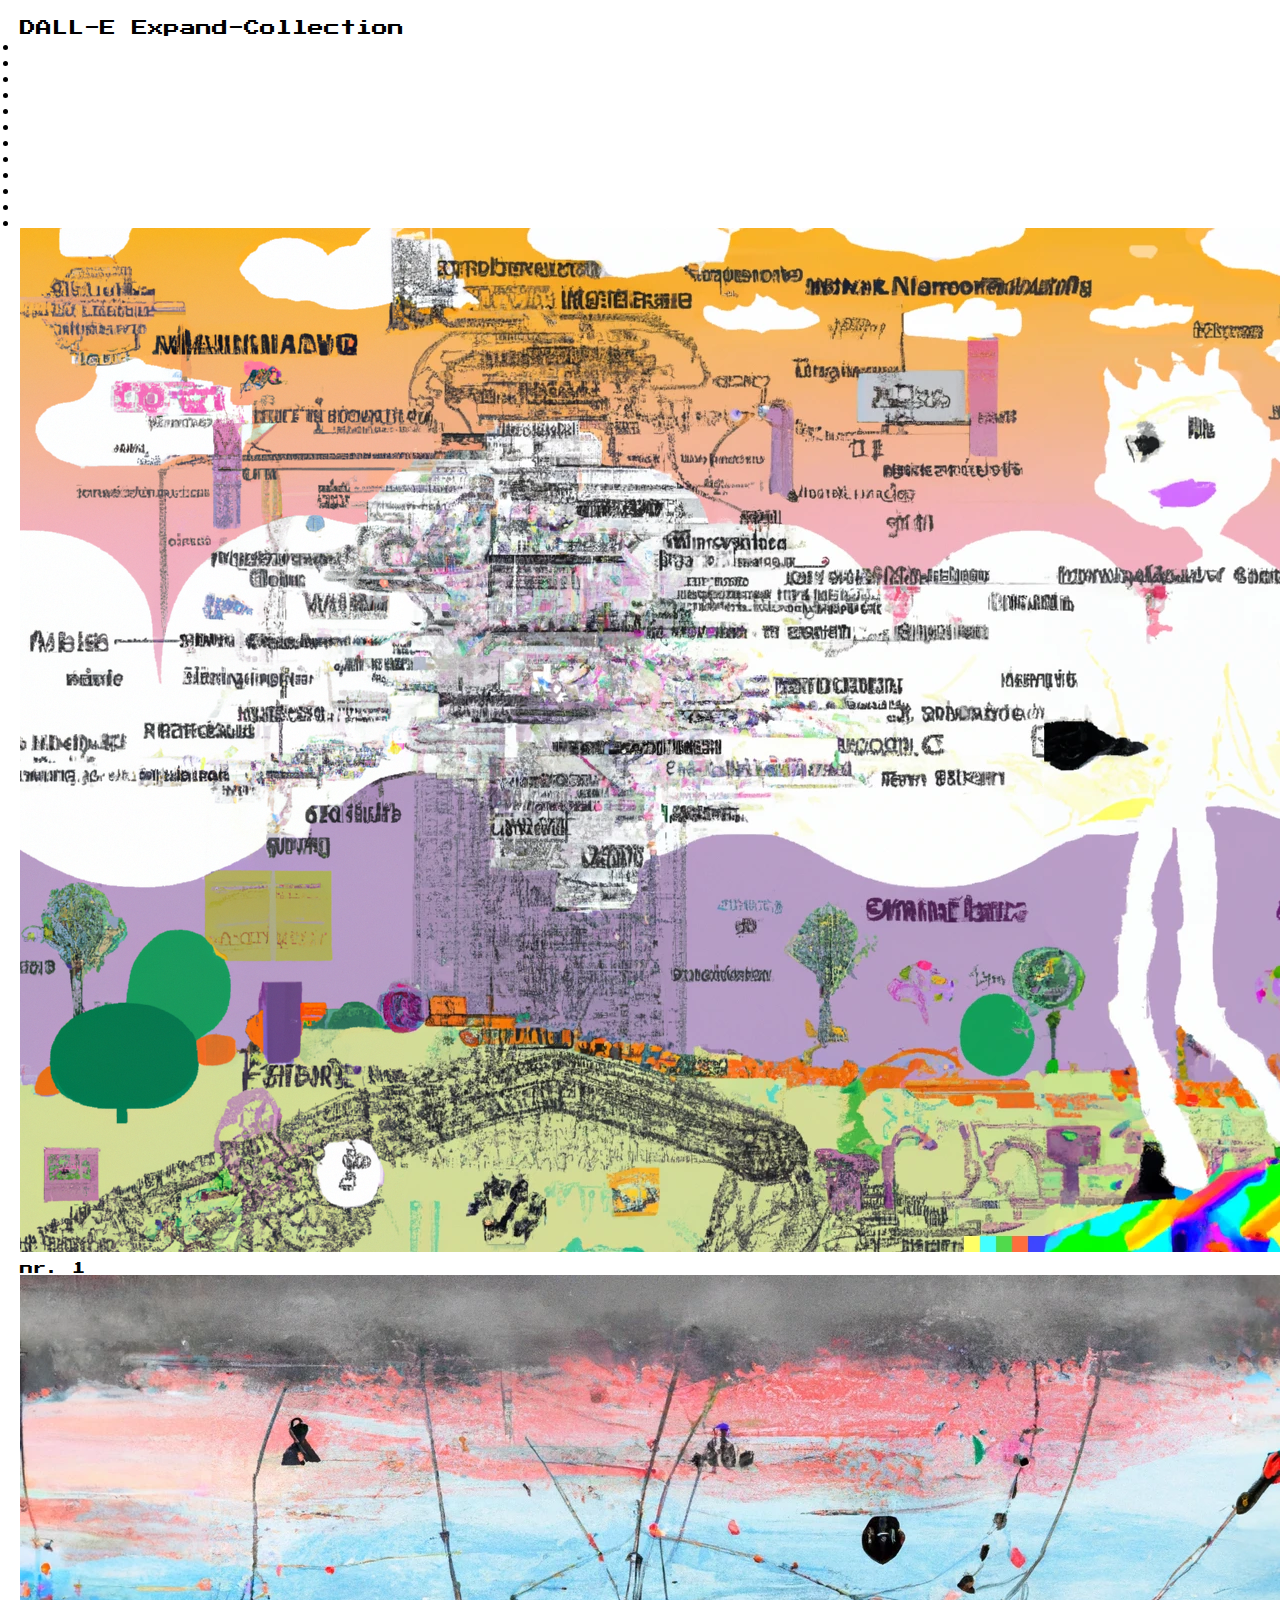
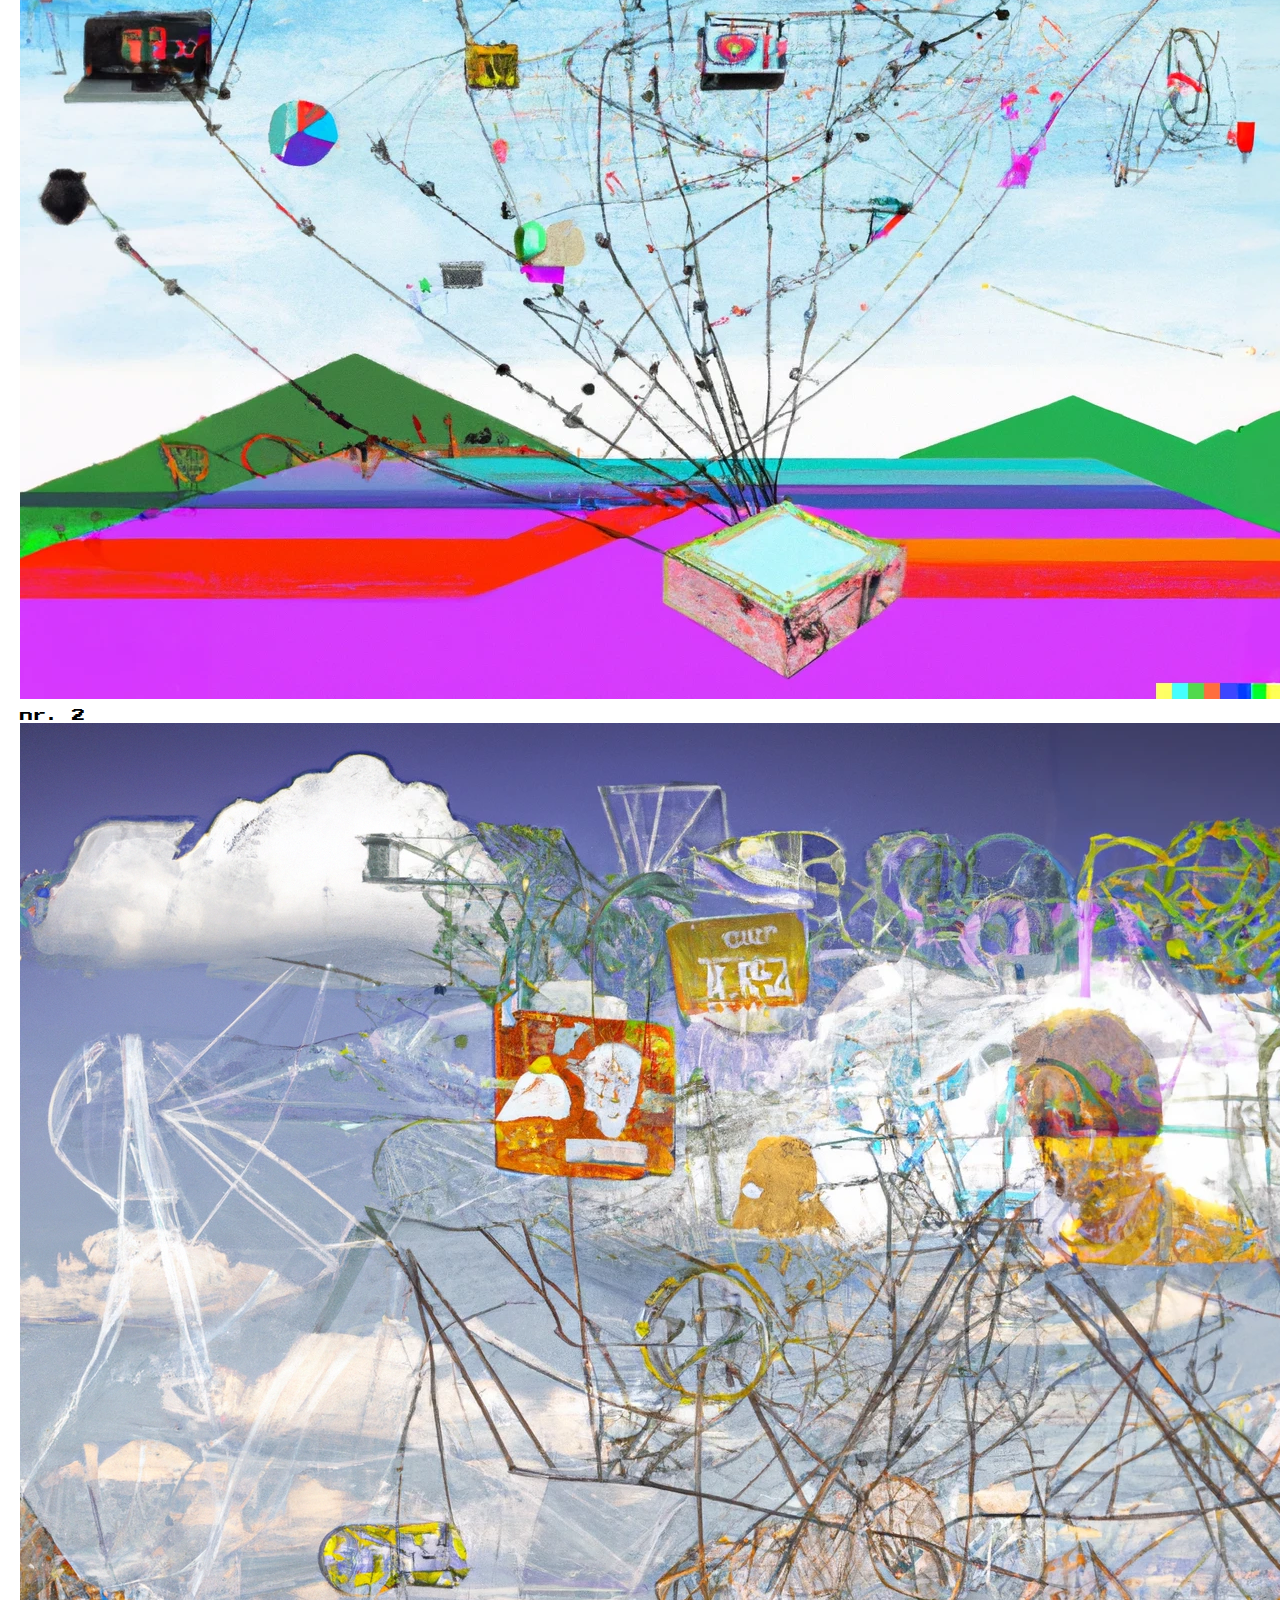
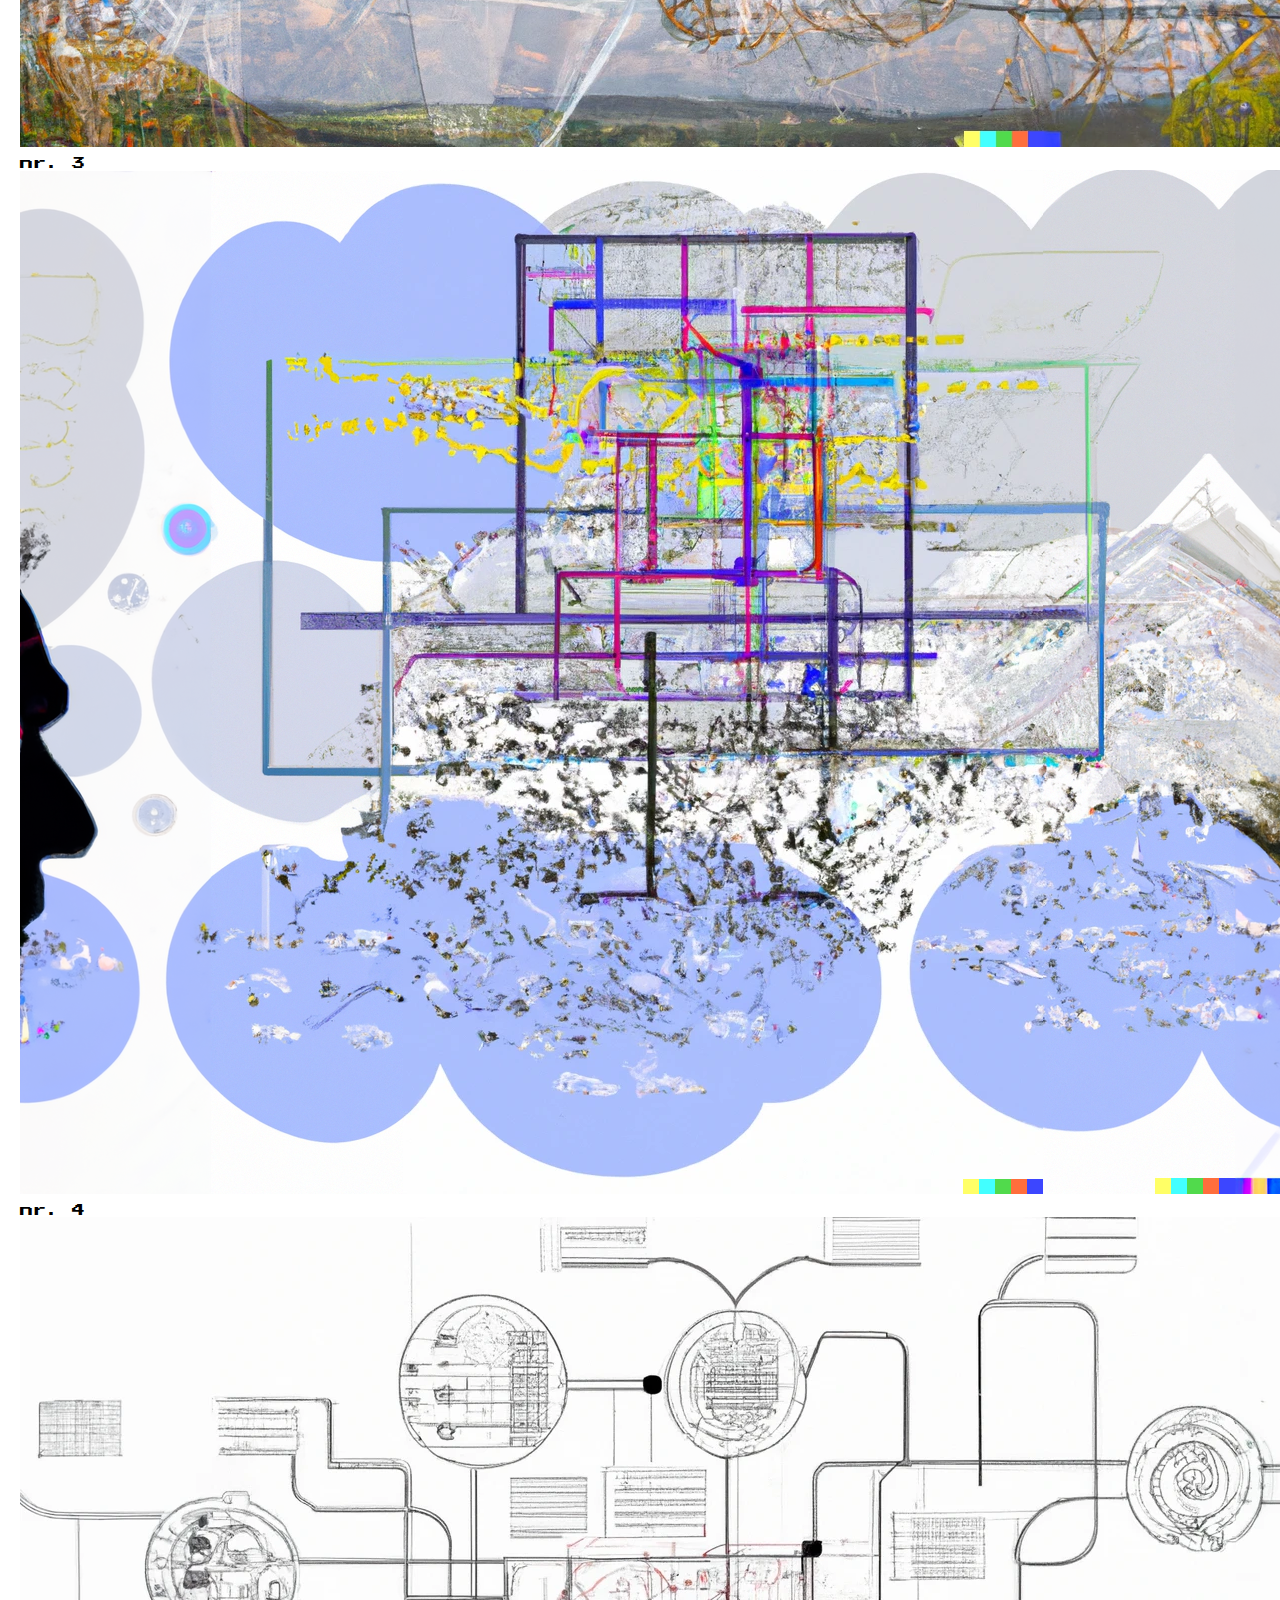
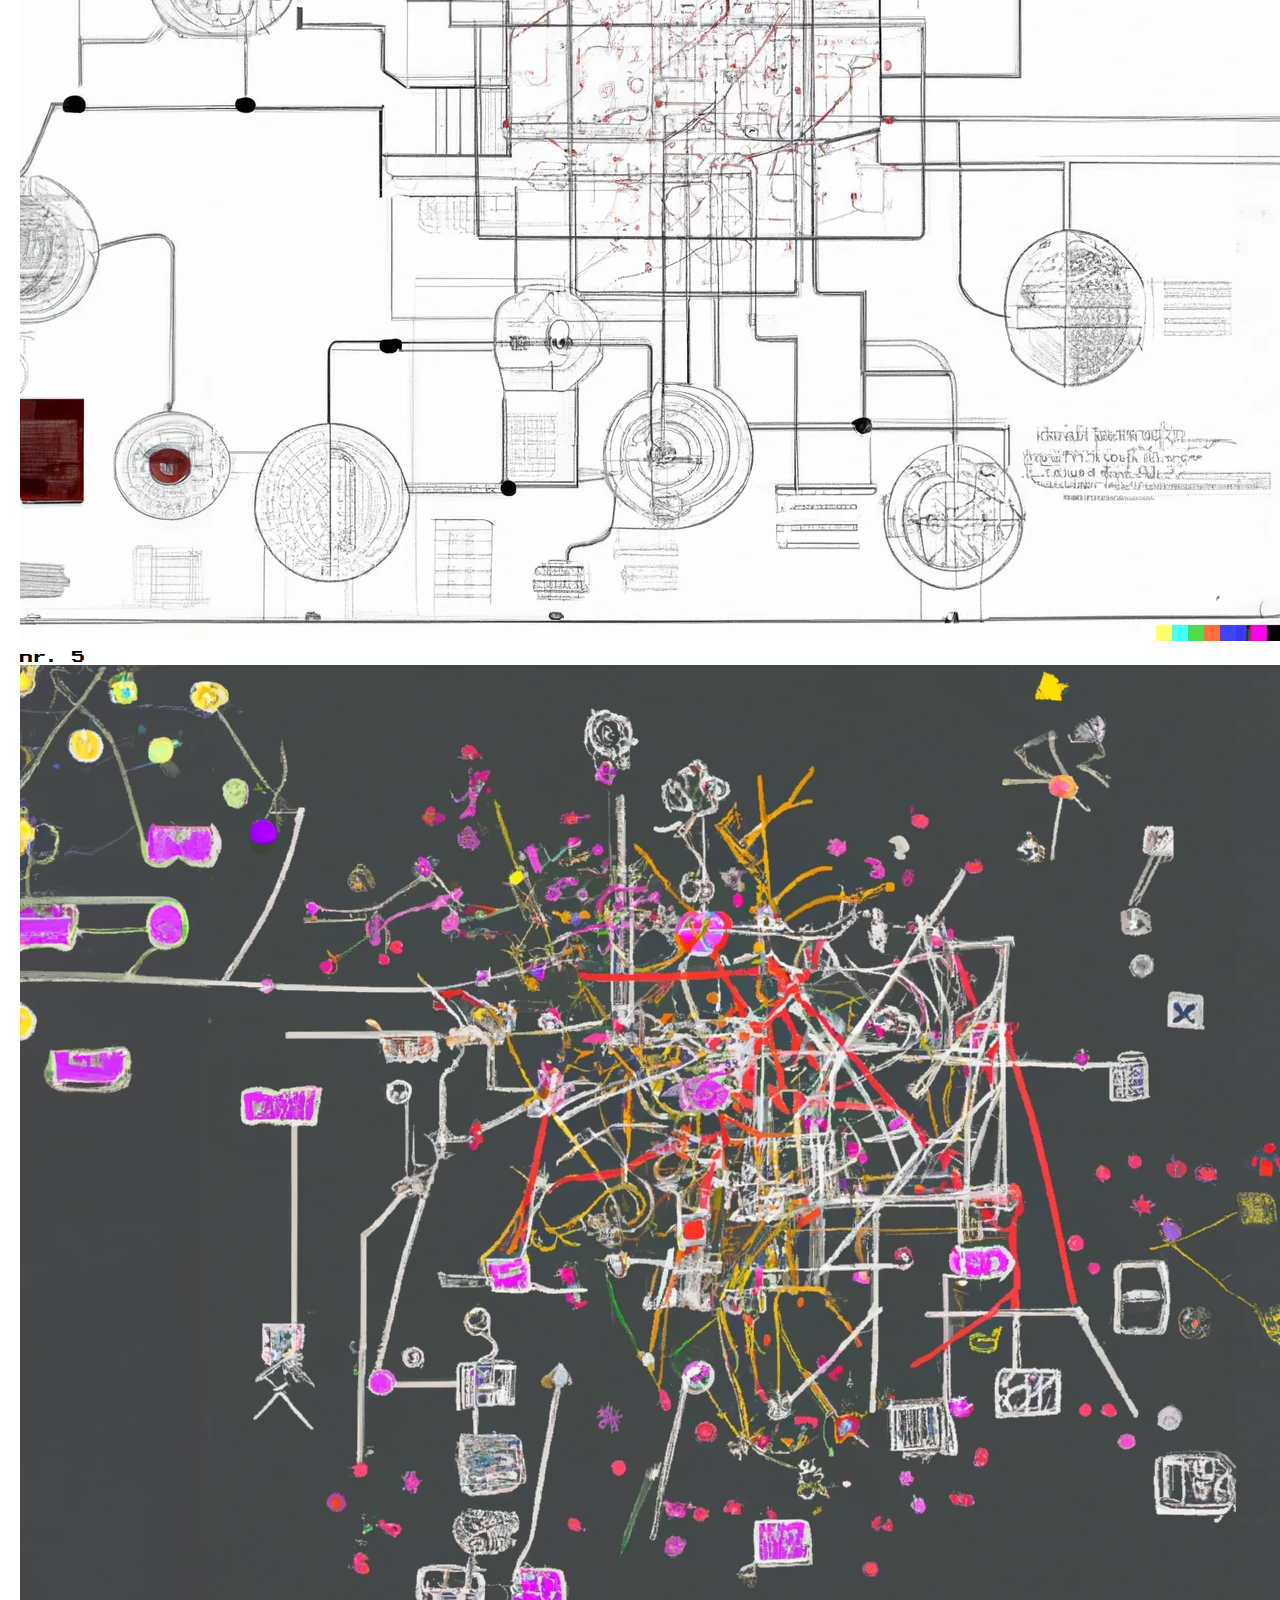
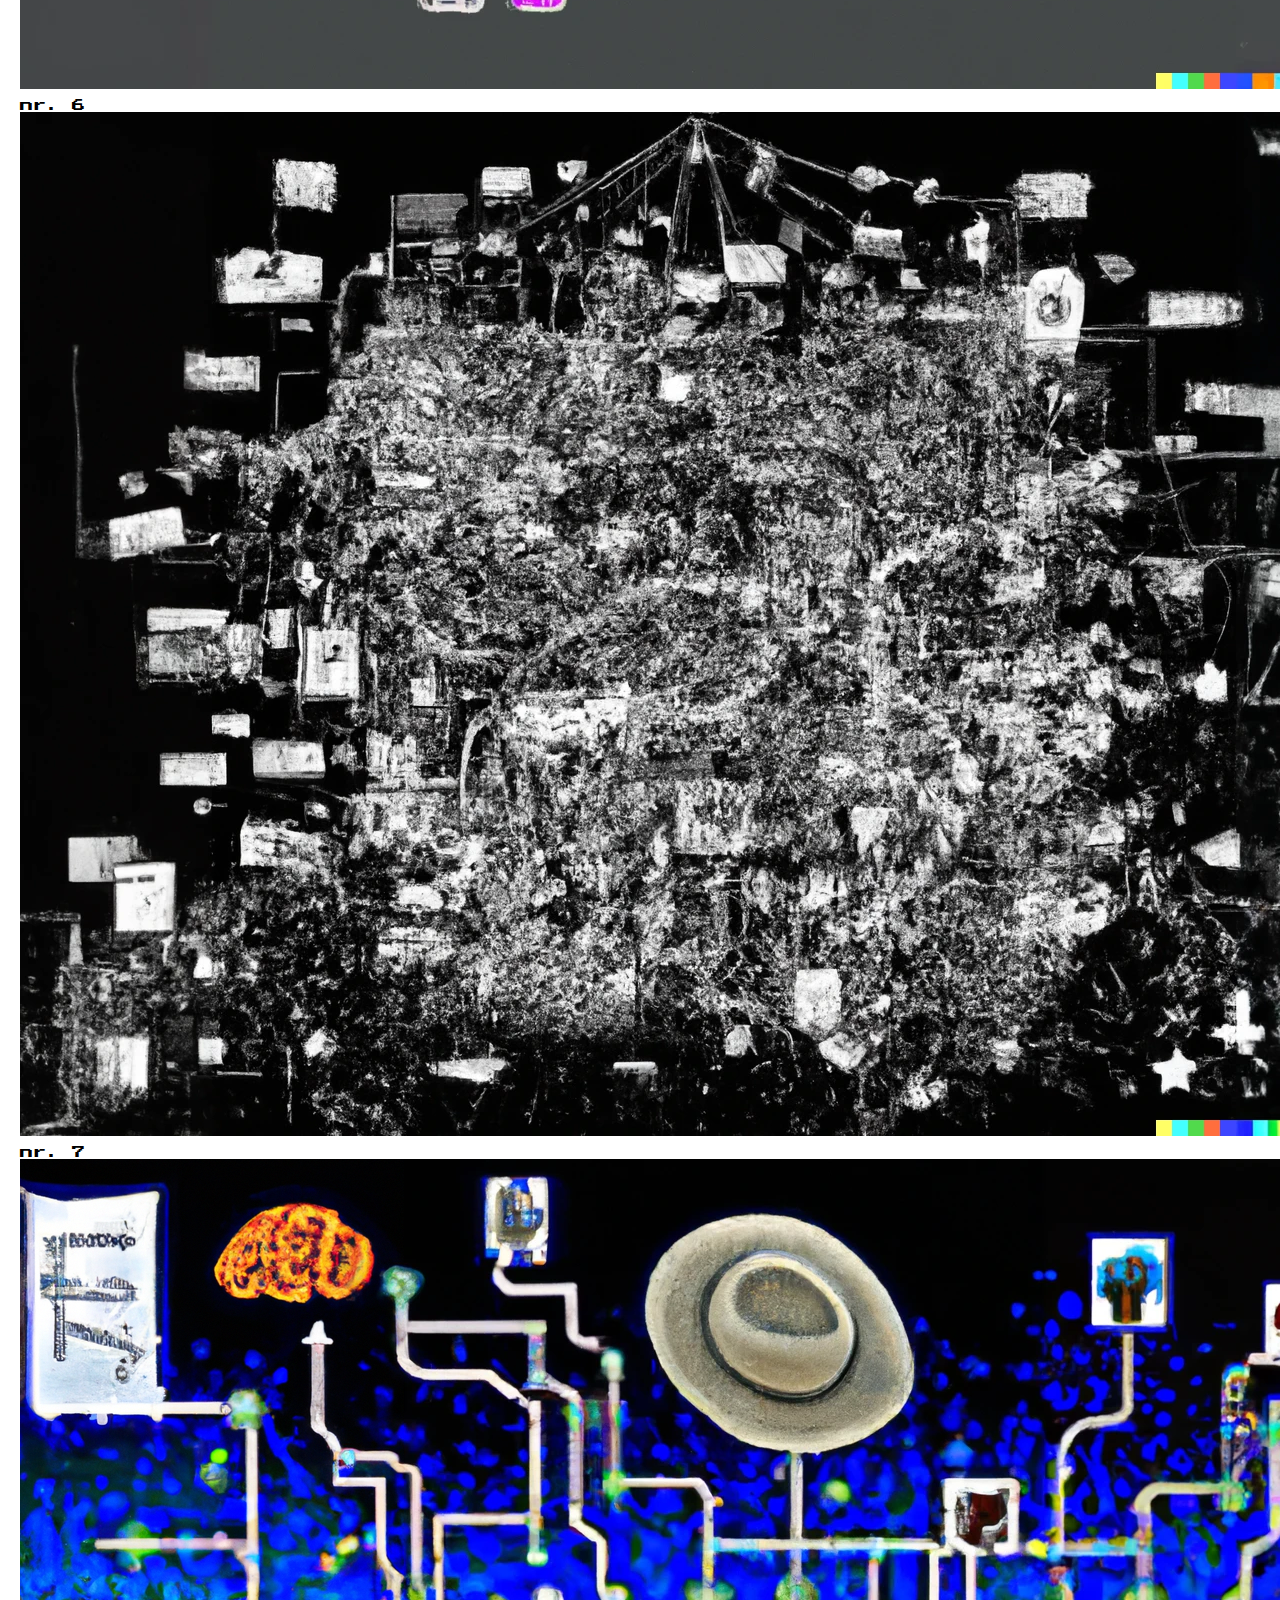
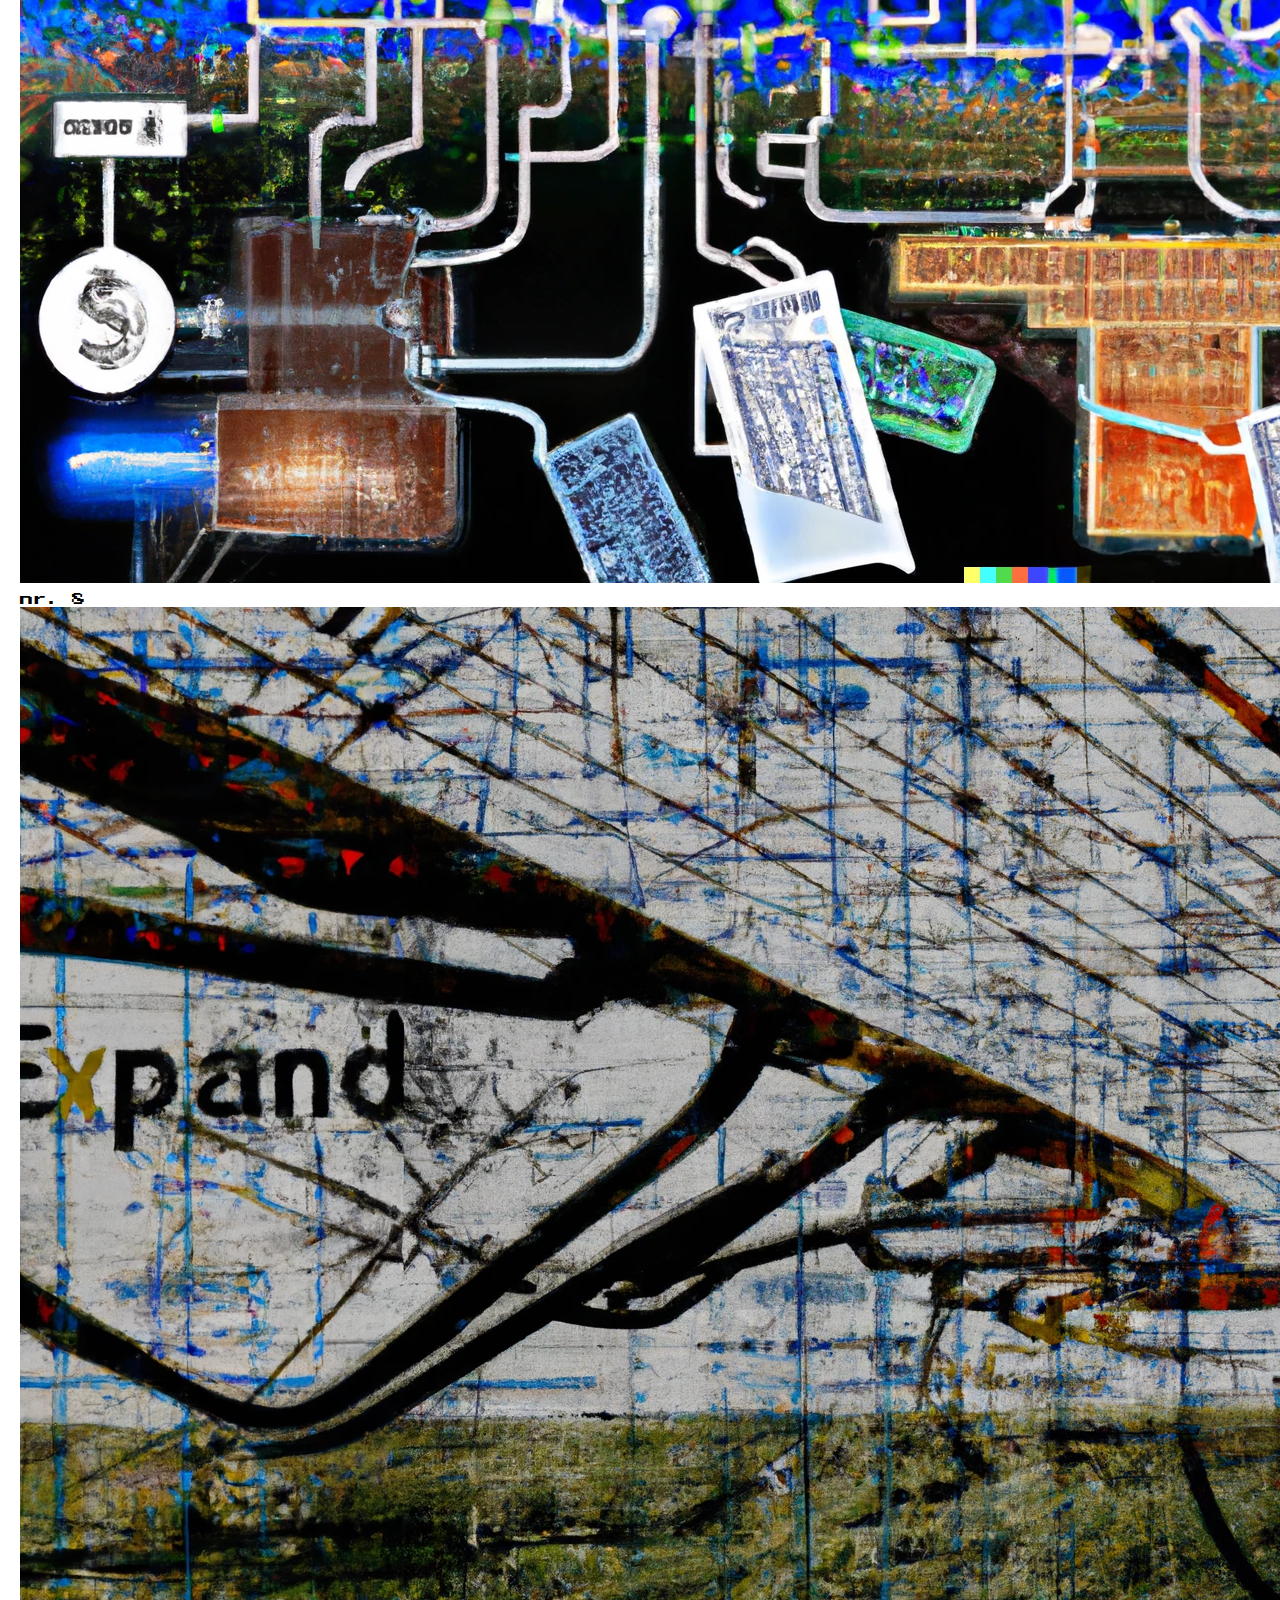
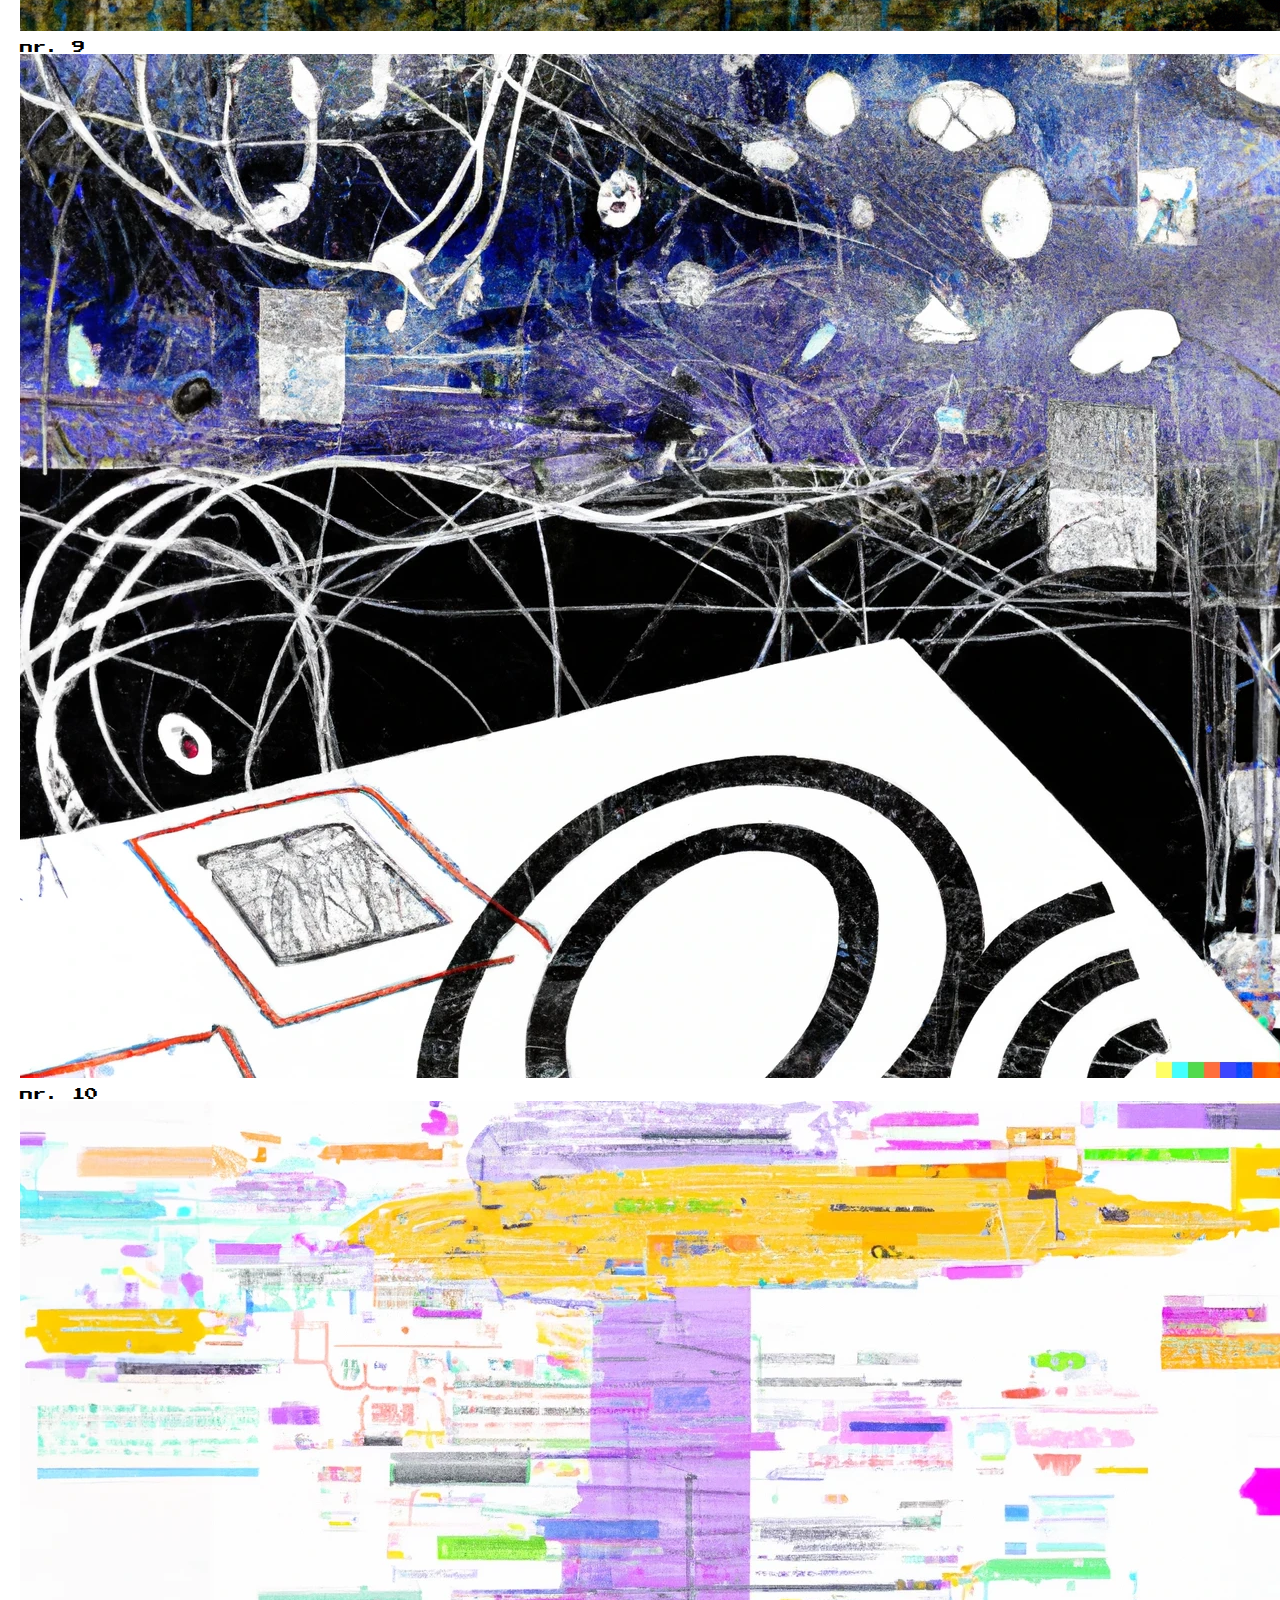
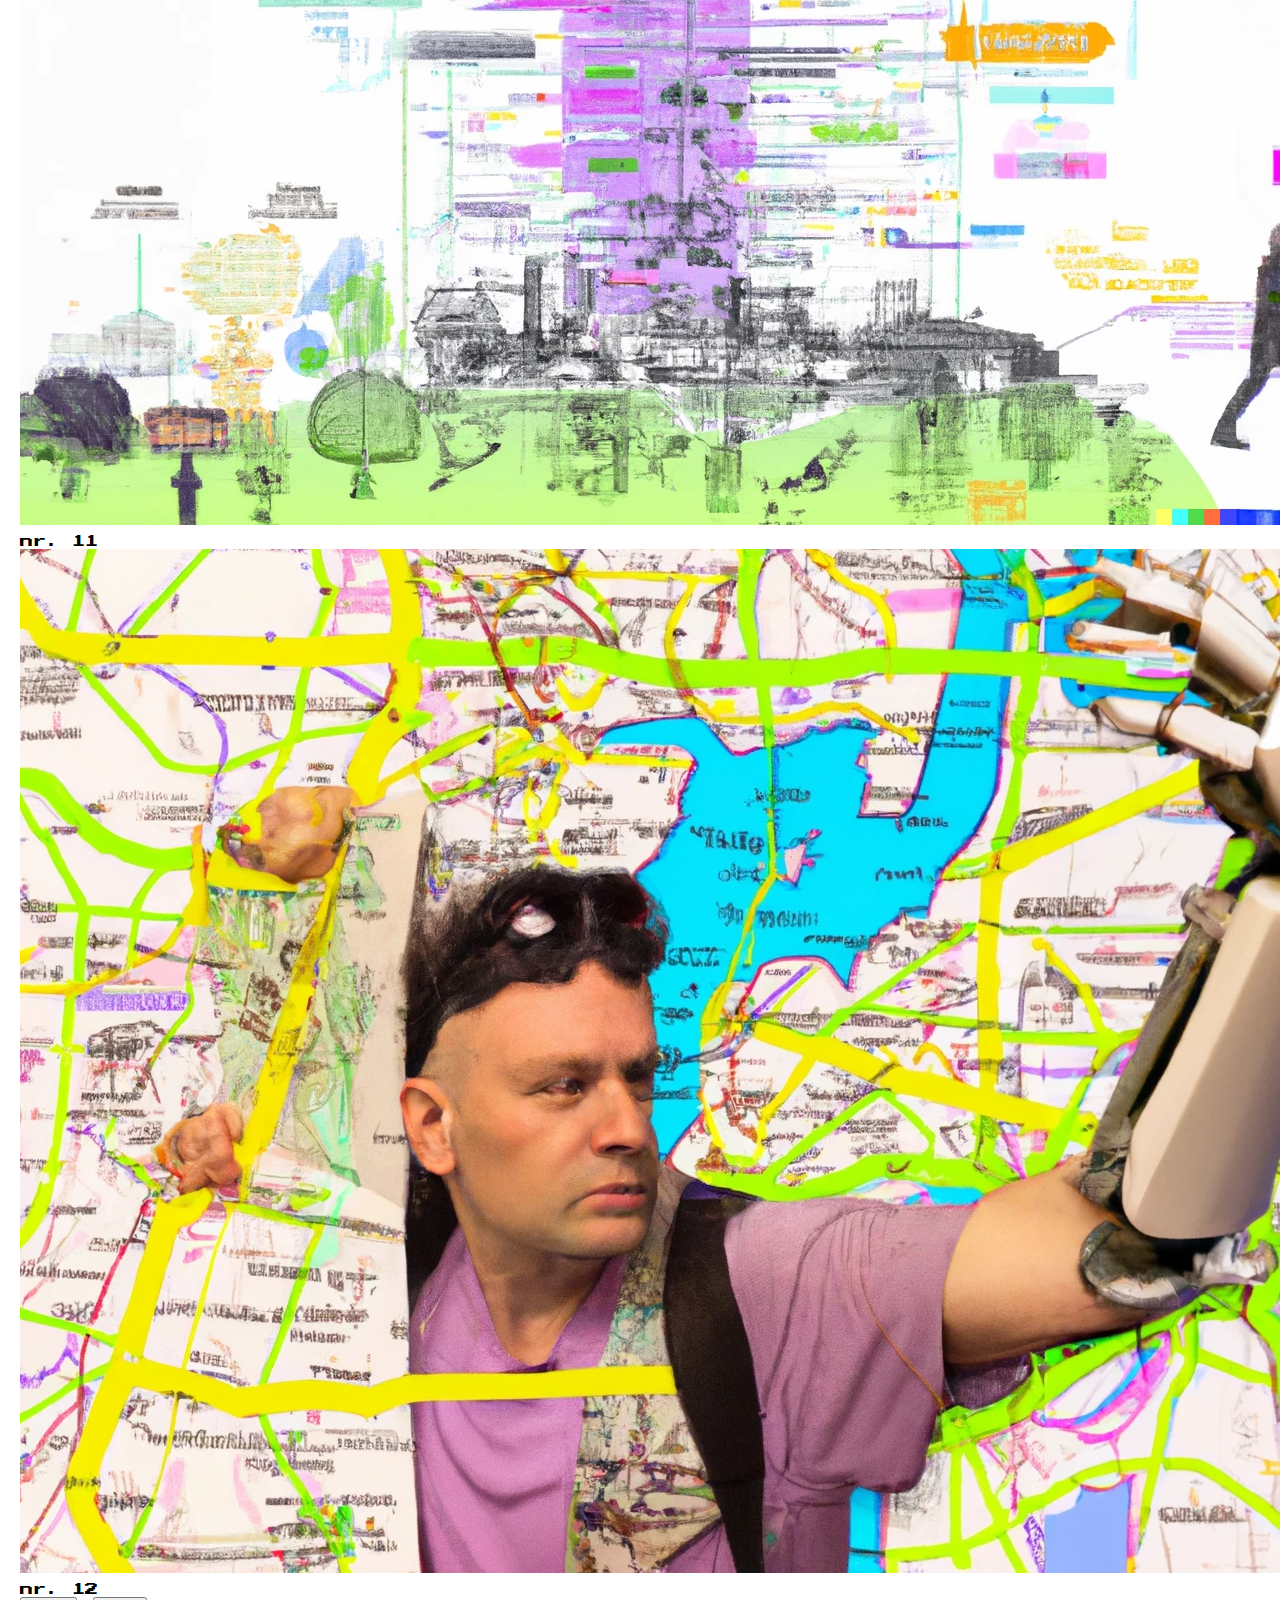
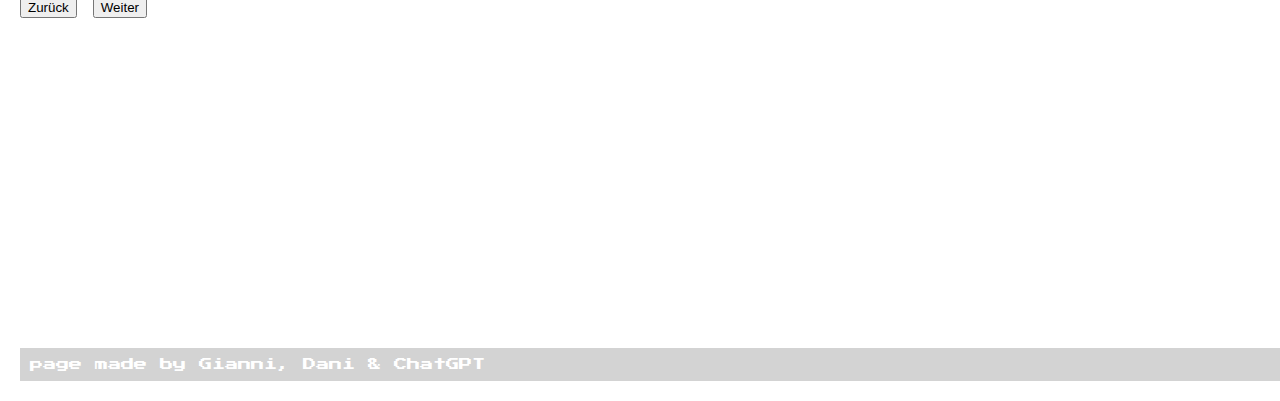
<file: index.html>
<!doctype html>
<html lang="de">
<head>
	<title>DALL-E Expand-Collection</title>
	
	<meta charset="utf-8">
    <meta name="viewport" content="width=device-width, initial-scale=1">
	
	<!-- Bootstrap CSS -->
	<link 
	href="https://cdn.jsdelivr.net/npm/bootstrap@5.1.3/dist/css/bootstrap.min.css" 
	rel="stylesheet" 
	integrity="sha384-1BmE4kWBq78iYhFldvKuhfTAU6auU8tT94WrHftjDbrCEXSU1oBoqyl2QvZ6jIW3"
	crossorigin="anonymous">

	<!-- STYLE -->
	<link rel="preconnect" href="https://fonts.gstatic.com">
	<link href="https://fonts.googleapis.com/css2?family=Press+Start+2P&display=swap" rel="stylesheet"> 
	<link href="resources/css/reset.css" rel="stylesheet">
	<link href="resources/css/style.css" rel="stylesheet">

</head>
<body style="padding: 20px">



	<!-- Card -->
	<div class="container-fluid">
		<h1>DALL-E Expand-Collection</h1>
		<div class="card"  class="container-fluid">
			<!-- Carousel -->
			<div id="carousel-expanded" class="carousel slide" data-bs-ride="carousel">
				
				<!-- optionaler Indikator -->
				<div class="carousel-indicators">
					<li data-bs-target="#carousel-expanded" data-bs-slide-to="0" class="active" aria-current="true" aria-label="Slide 1"></li>
					<li data-bs-target="#carousel-expanded" data-bs-slide-to="1" aria-label="Slide 2"></li>
					<li data-bs-target="#carousel-expanded" data-bs-slide-to="2" aria-label="Slide 3"></li>
					<li data-bs-target="#carousel-expanded" data-bs-slide-to="3" aria-label="Slide 4"></li>
					<li data-bs-target="#carousel-expanded" data-bs-slide-to="4" aria-label="Slide 5"></li>
					<li data-bs-target="#carousel-expanded" data-bs-slide-to="5" aria-label="Slide 6"></li>
					<li data-bs-target="#carousel-expanded" data-bs-slide-to="6" aria-label="Slide 7"></li>
					<li data-bs-target="#carousel-expanded" data-bs-slide-to="7" aria-label="Slide 8"></li>
					<li data-bs-target="#carousel-expanded" data-bs-slide-to="8" aria-label="Slide 9"></li>
					<li data-bs-target="#carousel-expanded" data-bs-slide-to="9" aria-label="Slide 10"></li>
					<li data-bs-target="#carousel-expanded" data-bs-slide-to="10" aria-label="Slide 11"></li>
					<li data-bs-target="#carousel-expanded" data-bs-slide-to="11" aria-label="Slide 12"></li>
					
				</div>
				
				<!-- Kern des Karussells -->
				<div class="carousel-inner">
					<div class="carousel-item active">
						<a href="1.html">
						  <img class="card-img-top" src="resources/img/1.png" class="d-block w-100" alt="#1">
						</a>
						<div class="card-text">
							<p>
							nr. 1
							</p>	
						</div>
					  </div>

					<div class="carousel-item">
						<a href="2.html">
							<img class="card-img-top" src="resources/img/2.png" class="d-block w-100" alt="#2">
						</a>
						<div class="card-text">
							<p>
								nr. 2
							</p>		
						</div>
					</div>

					<div class="carousel-item">
						<a href="3.html">
							<img class="card-img-top" src="resources/img/3.png" class="d-block w-100" alt="#3">
						</a>
						<div class="card-text">
							<p>
								nr. 3
							</p>		
						</div>
					</div>

					<div class="carousel-item">
						<a href="4.html">
							<img class="card-img-top" src="resources/img/4.png" class="d-block w-100" alt="#4">
						</a>
						<div class="card-text">
							<p>
								nr. 4
							</p>		
						</div>
					</div>

					<div class="carousel-item">
						<a href="5.html">
							<img class="card-img-top" src="resources/img/5.png" class="d-block w-100" alt="#5">
						</a>
						<div class="card-text">
							<p>
								nr. 5
							</p>		
						</div>
					</div>

					<div class="carousel-item">
						<a href="6.html">
							<img class="card-img-top" src="resources/img/6.png" class="d-block w-100" alt="#6">
						</a>
						<div class="card-text">
							<p>
								nr. 6
							</p>		
						</div>
					</div>
					<div class="carousel-item">
						<a href="7.html">
							<img class="card-img-top" src="resources/img/7.png" class="d-block w-100" alt="#7">
						</a>
						<div class="card-text">
							<p>
								nr. 7
							</p>		
						</div>
					</div>
					<div class="carousel-item">
						<a href="8.html">
							<img class="card-img-top" src="resources/img/8.png" class="d-block w-100" alt="#8">
						</a>
						<div class="card-text">
							<p>
								nr. 8
							</p>		
						</div>
					</div>
					<div class="carousel-item">
						<a href="9.html">
							<img class="card-img-top" src="resources/img/9.png" class="d-block w-100" alt="#9">
						</a>
						<div class="card-text">
							<p>
								nr. 9
							</p>		
						</div>
					</div>
					<div class="carousel-item">
						<a href="10.html">
							<img class="card-img-top" src="resources/img/10.png" class="d-block w-100" alt="#10">
						</a>
						<div class="card-text">
							<p>
								nr. 10
							</p>		
						</div>
					</div>
					<div class="carousel-item">
						<a href="11.html">
							<img class="card-img-top" src="resources/img/11.png" class="d-block w-100" alt="#11">
						</a>
						<div class="card-text">
							<p>
								nr. 11
							</p>		
						</div>
					</div>
					<div class="carousel-item">
						<a href="12.html">
							<img class="card-img-top" src="resources/img/12.png" class="d-block w-100" alt="#12">
						</a>
						<div class="card-text">
							<p>
								nr. 12
							</p>
						</div>
					</div>
				</div>
				
				<!-- optionale Controls -->
				<button class="carousel-control-prev" type="button" data-bs-target="#carousel-expanded" data-bs-slide="prev">
					<span class="carousel-control-prev-icon" aria-hidden="true"></span>
					<span class="visually-hidden">Zurück</span>
				</button>
				<button class="carousel-control-next" type="button" data-bs-target="#carousel-expanded" data-bs-slide="next">
					<span class="carousel-control-next-icon" aria-hidden="true"></span>
					<span class="visually-hidden">Weiter</span>
				</button>
			</div> 
	</div>

	<footer>
        page made by Gianni, Dani & ChatGPT
    </footer>

</body>

<!-- von Bootstrap benötigtes JS -->
<script 
	src="https://cdn.jsdelivr.net/npm/bootstrap@5.1.3/dist/js/bootstrap.bundle.min.js" 
	integrity="sha384-ka7Sk0Gln4gmtz2MlQnikT1wXgYsOg+OMhuP+IlRH9sENBO0LRn5q+8nbTov4+1p" 
	crossorigin="anonymous"></script>
	
</html>
</file>
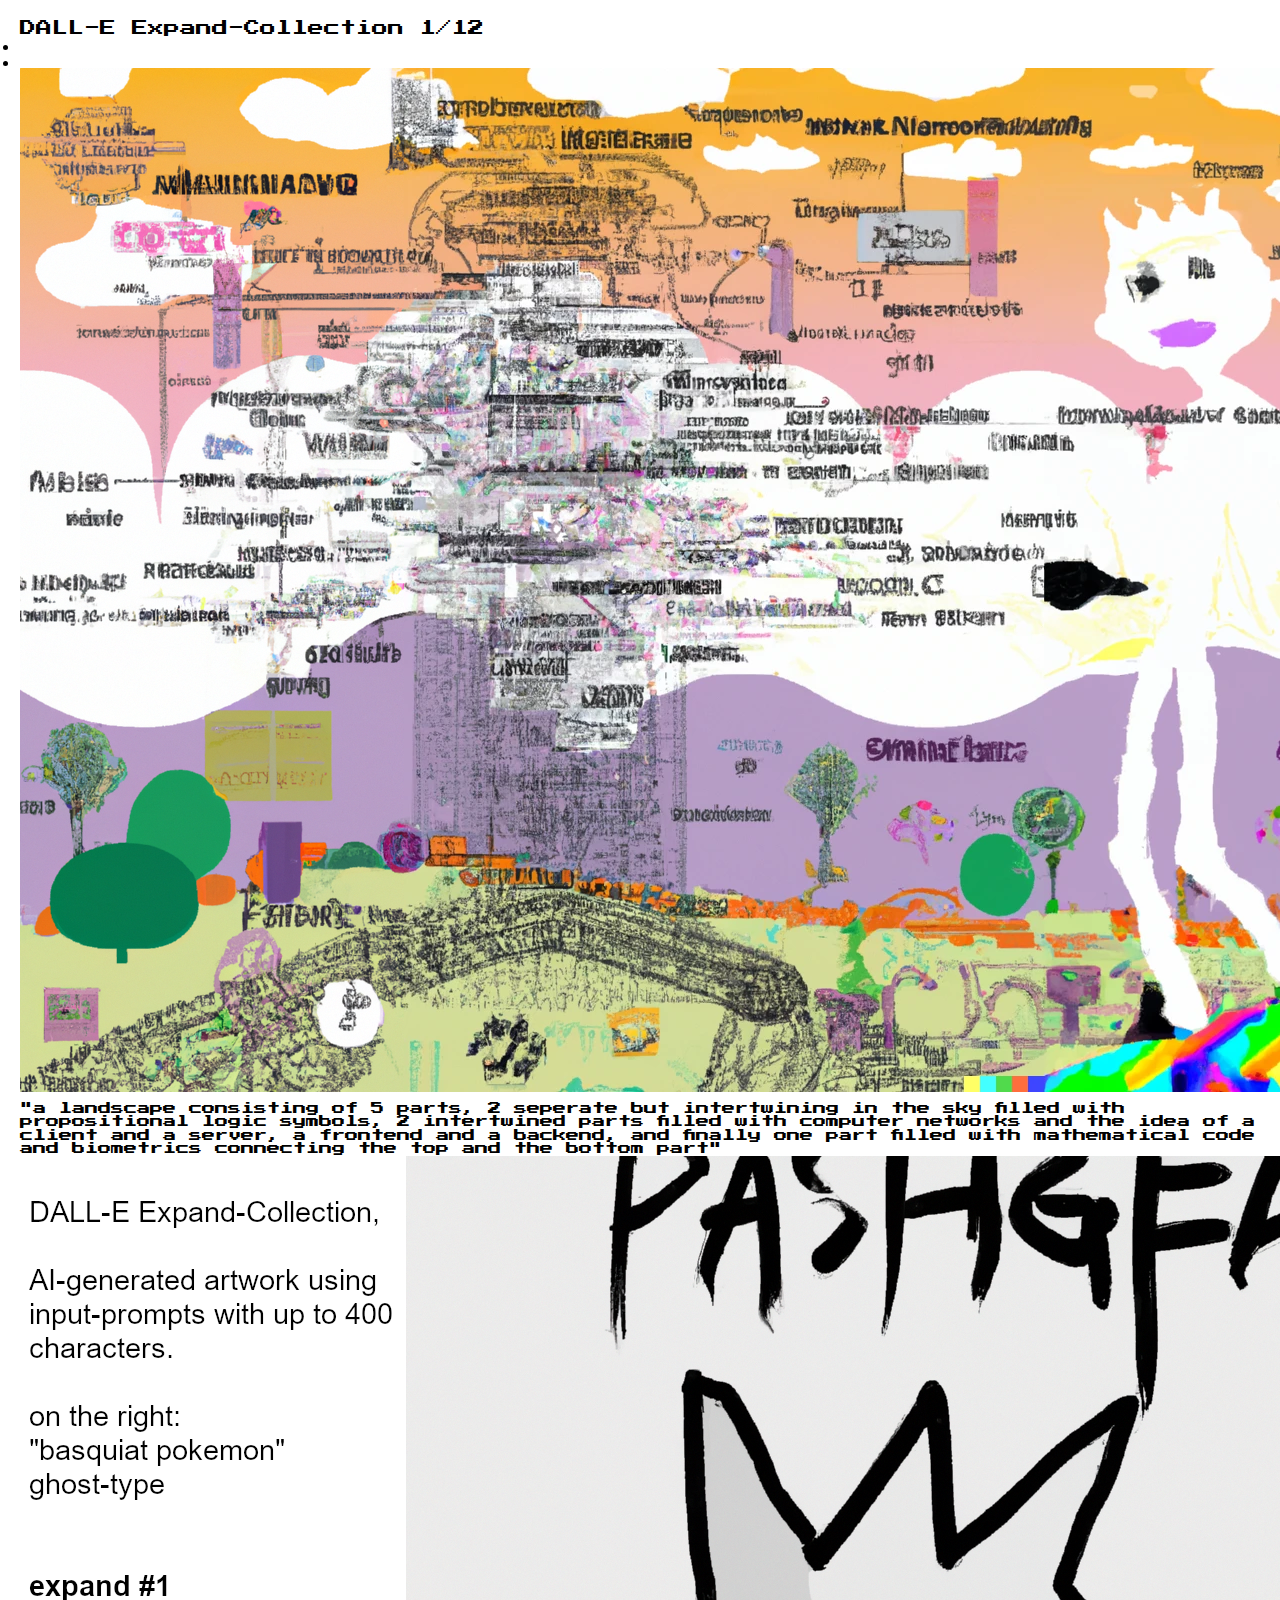
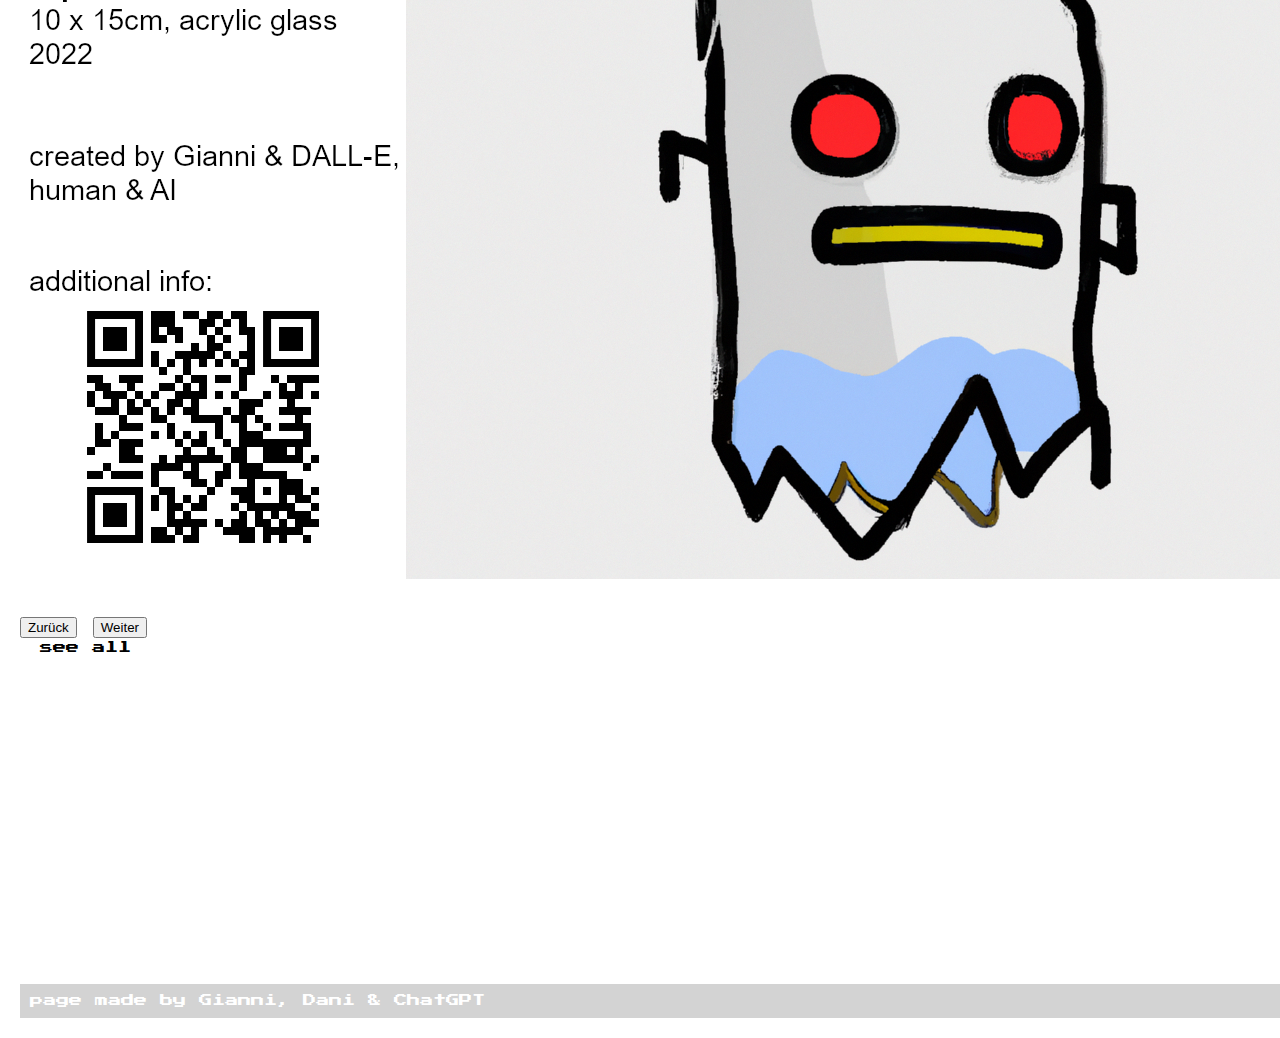
<file: 1.html>
<!doctype html>
<html lang="de">
<head>
	<title>DALL-E Expand-Collection</title>
	
	<meta charset="utf-8">
    <meta name="viewport" content="width=device-width, initial-scale=1">
	
	<!-- Bootstrap CSS -->
	<link 
	href="https://cdn.jsdelivr.net/npm/bootstrap@5.1.3/dist/css/bootstrap.min.css" 
	rel="stylesheet" 
	integrity="sha384-1BmE4kWBq78iYhFldvKuhfTAU6auU8tT94WrHftjDbrCEXSU1oBoqyl2QvZ6jIW3"
	crossorigin="anonymous">

	<!-- STYLE -->
	<link rel="preconnect" href="https://fonts.gstatic.com">
	<link href="https://fonts.googleapis.com/css2?family=Press+Start+2P&display=swap" rel="stylesheet"> 
	<link href="resources/css/reset.css" rel="stylesheet">
	<link href="resources/css/style.css" rel="stylesheet">

</head>
<body style="padding: 20px">



	<!-- Card -->
	<div class="container-fluid">
		<h1>DALL-E Expand-Collection 1/12</h1>
		<div class="card"  class="container-fluid">
			<!-- Carousel -->
			<div id="carousel-expanded" class="carousel slide" data-bs-ride="carousel">			
				
				<!-- optionaler Indikator -->
				<div class="carousel-indicators">
					<li data-bs-target="#carousel-expanded" data-bs-slide-to="0" class="active" aria-current="true" aria-label="Slide 1"></li>
					<li data-bs-target="#carousel-expanded" data-bs-slide-to="1" aria-label="Slide 2"></li>
				</div>
				
				<!-- Kern des Karussells -->
				<div class="carousel-inner">
					<div class="carousel-item active">
						<img class="card-img-top" src="resources/img/1.png" class="d-block w-100" alt="#1">
						<div class="card-text">
							<p>
							    "a landscape consisting of 5 parts, 2 seperate but intertwining
                                in the sky filled with propositional logic symbols, 2 intertwined parts filled
                                with computer networks and the idea of a client and a server, a frontend and a backend,
                                and finally one part filled with mathematical code and biometrics connecting the top and the bottom part"
							</p>
						</div>
					</div>
					<div class="carousel-item">
						<img class="card-img-top" src="resources/img/cards/card1.png" class="d-block w-100" alt="#2">
						<div class="card-text">
							<p>
								<br>
								<br>
							</p>		
						</div>
					</div>
				</div>

					<!-- optionale Controls -->
					<button class="carousel-control-prev" type="button" data-bs-target="#carousel-expanded" data-bs-slide="prev">
						<span class="carousel-control-prev-icon" aria-hidden="true"></span>
						<span class="visually-hidden">Zurück</span>
					</button>
					<button class="carousel-control-next" type="button" data-bs-target="#carousel-expanded" data-bs-slide="next">
						<span class="carousel-control-next-icon" aria-hidden="true"></span>
						<span class="visually-hidden">Weiter</span>
					</button>
			</div>
	</div>
	<!--button-->
    <a href="index.html" class="btn btn-secondary">see all</a>

	<footer>
        page made by Gianni, Dani & ChatGPT
    </footer>
	
</body>

<!-- von Bootstrap benötigtes JS -->
<script 
	src="https://cdn.jsdelivr.net/npm/bootstrap@5.1.3/dist/js/bootstrap.bundle.min.js" 
	integrity="sha384-ka7Sk0Gln4gmtz2MlQnikT1wXgYsOg+OMhuP+IlRH9sENBO0LRn5q+8nbTov4+1p" 
	crossorigin="anonymous"></script>
	
</html>
</file>
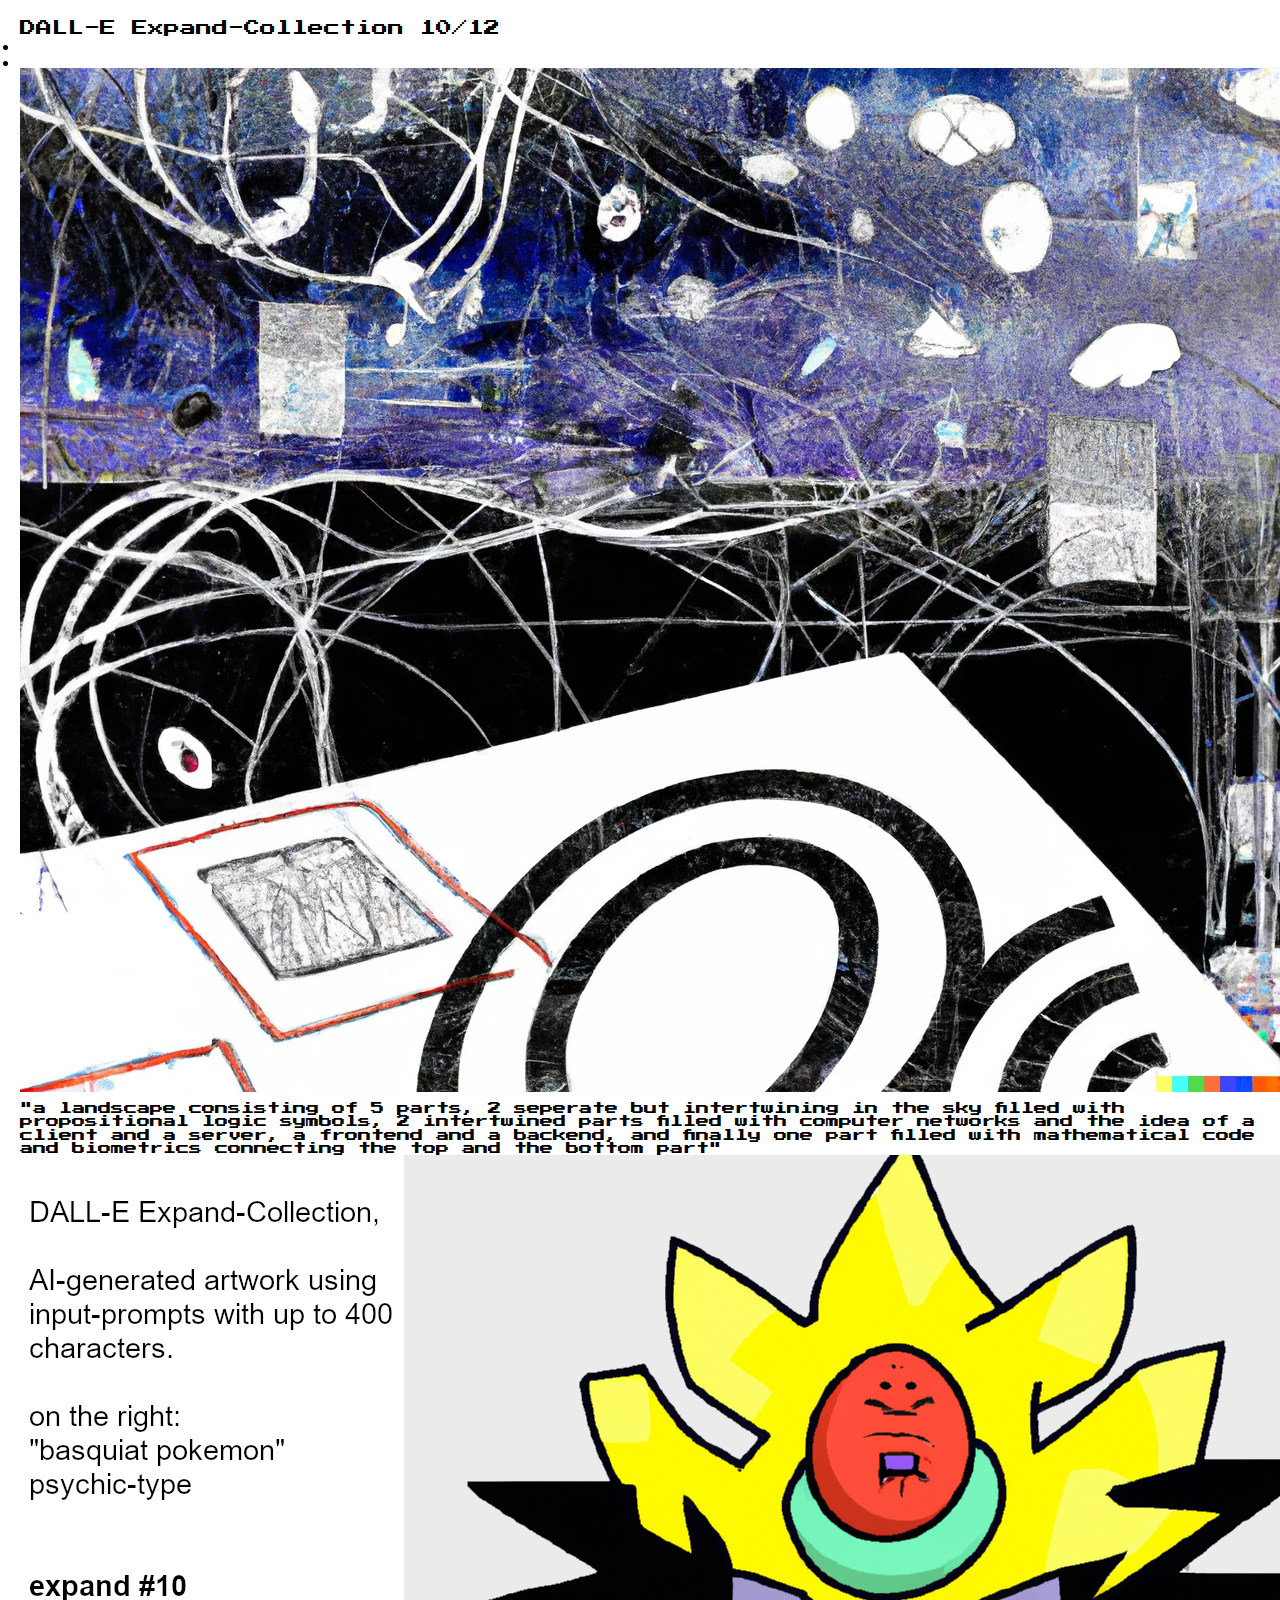
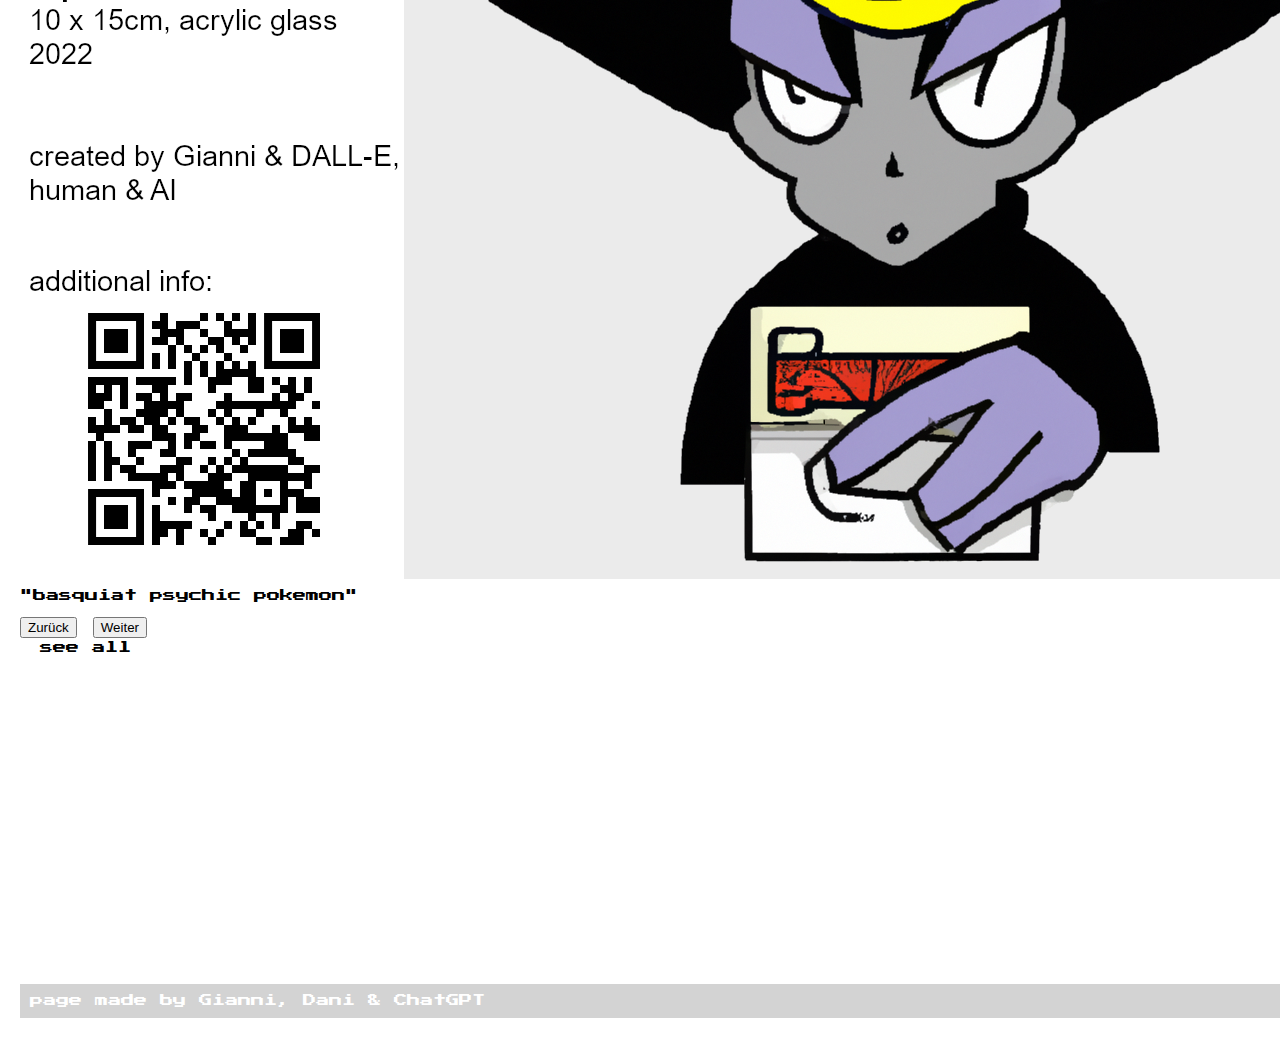
<file: 10.html>
<!doctype html>
<html lang="de">
<head>
	<title>DALL-E Expand-Collection</title>
	
	<meta charset="utf-8">
    <meta name="viewport" content="width=device-width, initial-scale=1">
	
	<!-- Bootstrap CSS -->
	<link 
	href="https://cdn.jsdelivr.net/npm/bootstrap@5.1.3/dist/css/bootstrap.min.css" 
	rel="stylesheet" 
	integrity="sha384-1BmE4kWBq78iYhFldvKuhfTAU6auU8tT94WrHftjDbrCEXSU1oBoqyl2QvZ6jIW3"
	crossorigin="anonymous">

	<!-- STYLE -->
	<link rel="preconnect" href="https://fonts.gstatic.com">
	<link href="https://fonts.googleapis.com/css2?family=Press+Start+2P&display=swap" rel="stylesheet"> 
	<link href="resources/css/reset.css" rel="stylesheet">
	<link href="resources/css/style.css" rel="stylesheet">

</head>
<body style="padding: 20px">



	<!-- Card -->
	<div class="container-fluid">
		<h1>DALL-E Expand-Collection 10/12</h1>
		<div class="card"  class="container-fluid">
			<!-- Carousel -->
			<div id="carousel-expanded" class="carousel slide" data-bs-ride="carousel">			
				
				<!-- optionaler Indikator -->
				<div class="carousel-indicators">
					<li data-bs-target="#carousel-expanded" data-bs-slide-to="0" class="active" aria-current="true" aria-label="Slide 1"></li>
					<li data-bs-target="#carousel-expanded" data-bs-slide-to="1" aria-label="Slide 2"></li>
				</div>
				
				<!-- Kern des Karussells -->
				<div class="carousel-inner">
					<div class="carousel-item active">
						<img class="card-img-top" src="resources/img/10.png" class="d-block w-100" alt="#1">
						<div class="card-text">
							<p>
							    "a landscape consisting of 5 parts, 2 seperate but intertwining
                                in the sky filled with propositional logic symbols, 2 intertwined parts filled
                                with computer networks and the idea of a client and a server, a frontend and a backend,
                                and finally one part filled with mathematical code and biometrics connecting the top and the bottom part"
							</p>
						</div>
					</div>
					<div class="carousel-item">
						<img class="card-img-top" src="resources/img/cards/card10.png" class="d-block w-100" alt="#2">
						<div class="card-text">
							<p>
								"basquiat psychic pokemon"
								<br>
								<br>
							</p>		
						</div>
					</div>
				</div>

					<!-- optionale Controls -->
					<button class="carousel-control-prev" type="button" data-bs-target="#carousel-expanded" data-bs-slide="prev">
						<span class="carousel-control-prev-icon" aria-hidden="true"></span>
						<span class="visually-hidden">Zurück</span>
					</button>
					<button class="carousel-control-next" type="button" data-bs-target="#carousel-expanded" data-bs-slide="next">
						<span class="carousel-control-next-icon" aria-hidden="true"></span>
						<span class="visually-hidden">Weiter</span>
					</button>
			</div>
	</div>
	<!--button-->
    <a href="index.html" class="btn btn-secondary">see all</a>

	<footer>
        page made by Gianni, Dani & ChatGPT
    </footer>
	
</body>

<!-- von Bootstrap benötigtes JS -->
<script 
	src="https://cdn.jsdelivr.net/npm/bootstrap@5.1.3/dist/js/bootstrap.bundle.min.js" 
	integrity="sha384-ka7Sk0Gln4gmtz2MlQnikT1wXgYsOg+OMhuP+IlRH9sENBO0LRn5q+8nbTov4+1p" 
	crossorigin="anonymous"></script>
	
</html>
</file>
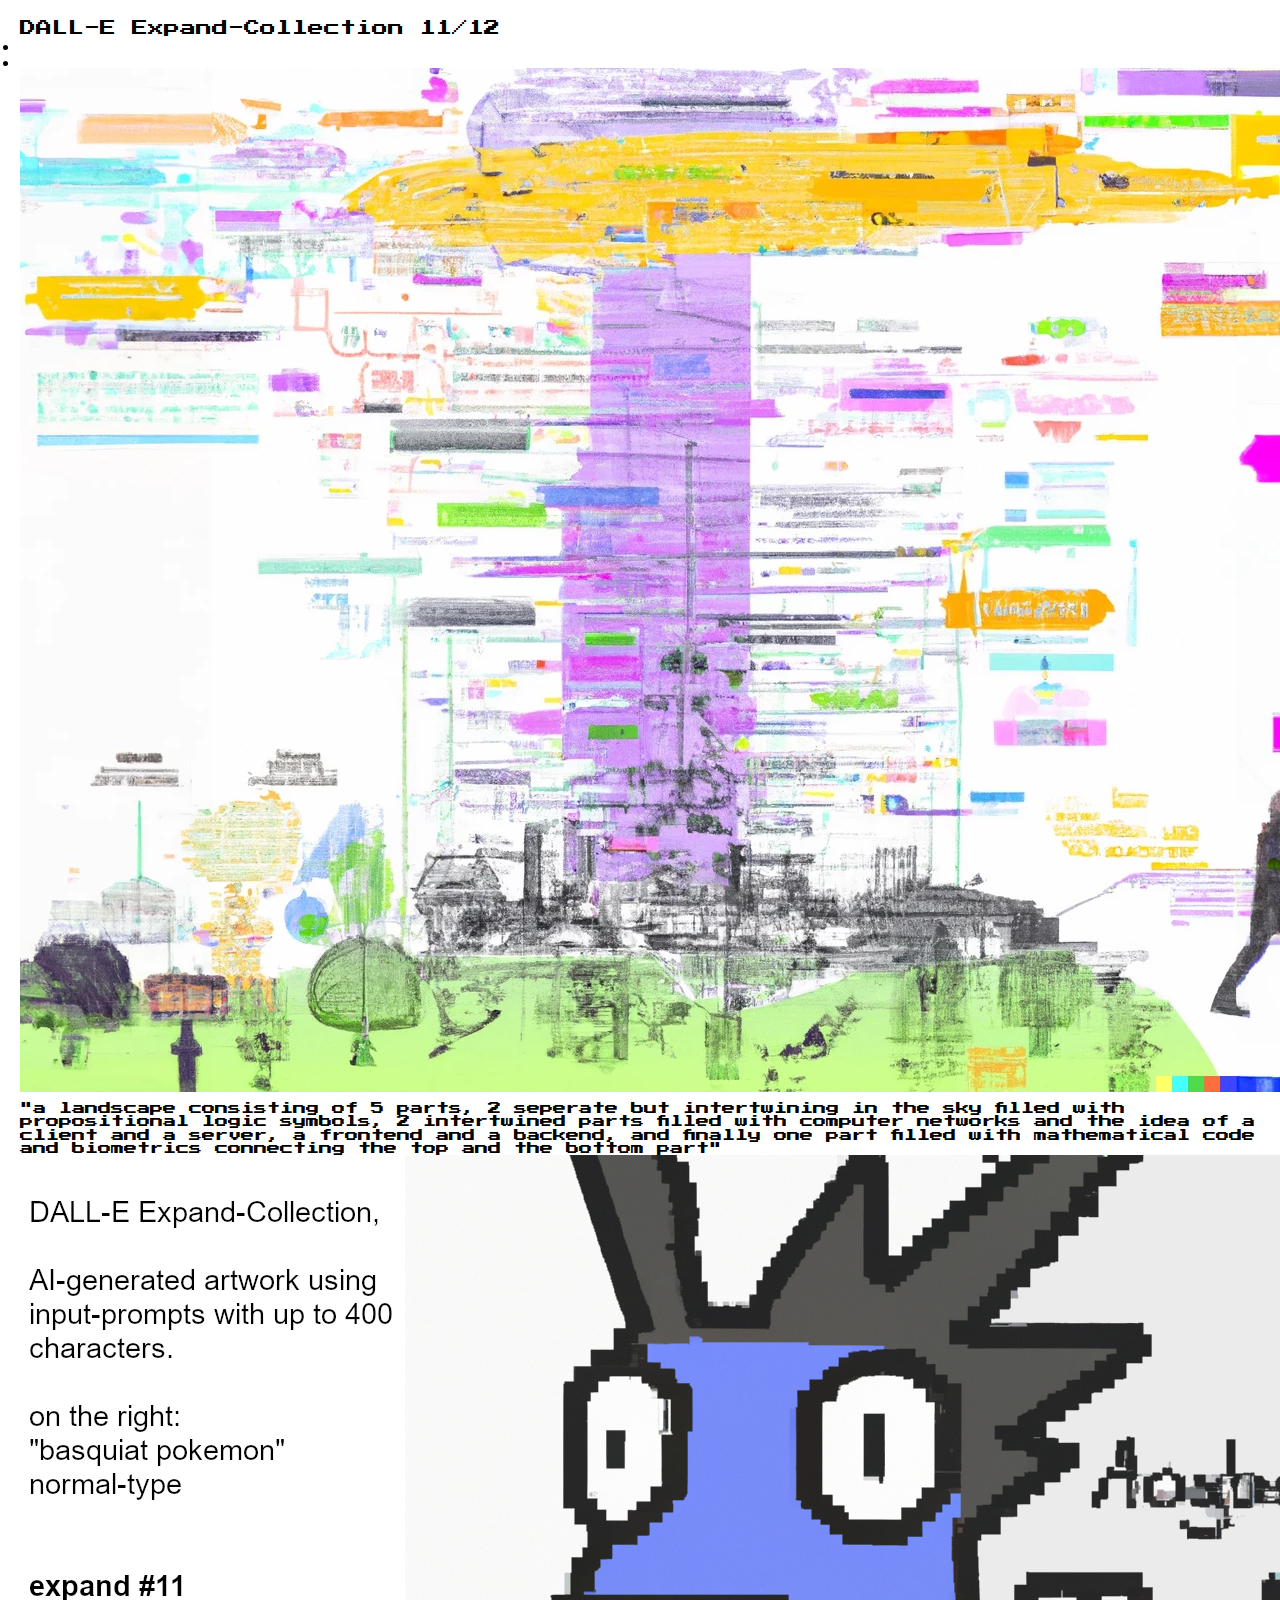
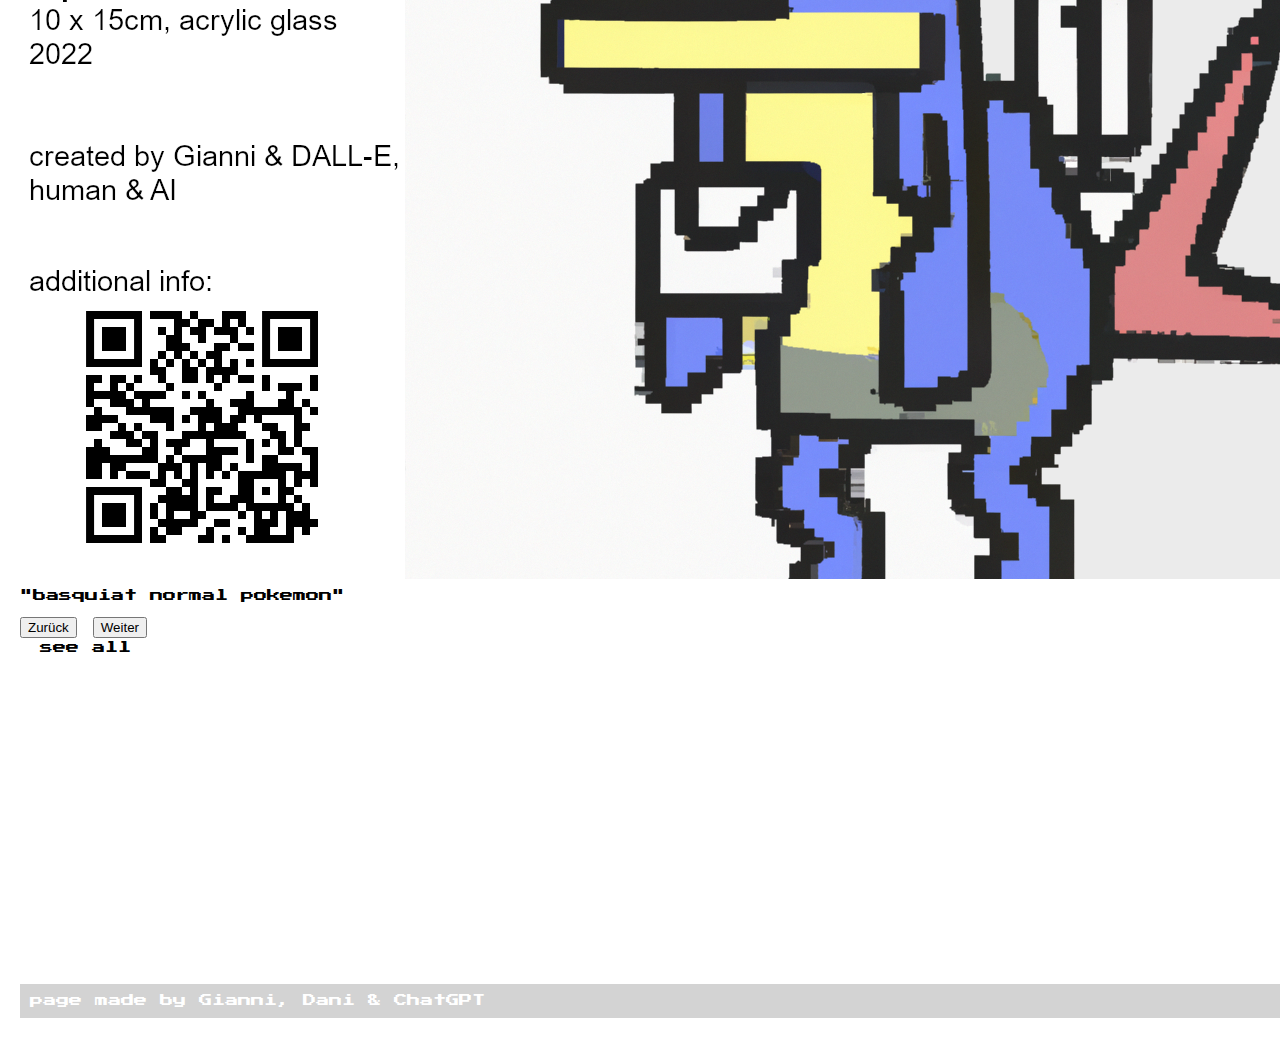
<file: 11.html>
<!doctype html>
<html lang="de">
<head>
	<title>DALL-E Expand-Collection</title>
	
	<meta charset="utf-8">
    <meta name="viewport" content="width=device-width, initial-scale=1">
	
	<!-- Bootstrap CSS -->
	<link 
	href="https://cdn.jsdelivr.net/npm/bootstrap@5.1.3/dist/css/bootstrap.min.css" 
	rel="stylesheet" 
	integrity="sha384-1BmE4kWBq78iYhFldvKuhfTAU6auU8tT94WrHftjDbrCEXSU1oBoqyl2QvZ6jIW3"
	crossorigin="anonymous">

	<!-- STYLE -->
	<link rel="preconnect" href="https://fonts.gstatic.com">
	<link href="https://fonts.googleapis.com/css2?family=Press+Start+2P&display=swap" rel="stylesheet"> 
	<link href="resources/css/reset.css" rel="stylesheet">
	<link href="resources/css/style.css" rel="stylesheet">

</head>
<body style="padding: 20px">



	<!-- Card -->
	<div class="container-fluid">
		<h1>DALL-E Expand-Collection 11/12</h1>
		<div class="card"  class="container-fluid">
			<!-- Carousel -->
			<div id="carousel-expanded" class="carousel slide" data-bs-ride="carousel">			
				
				<!-- optionaler Indikator -->
				<div class="carousel-indicators">
					<li data-bs-target="#carousel-expanded" data-bs-slide-to="0" class="active" aria-current="true" aria-label="Slide 1"></li>
					<li data-bs-target="#carousel-expanded" data-bs-slide-to="1" aria-label="Slide 2"></li>
				</div>
				
				<!-- Kern des Karussells -->
				<div class="carousel-inner">
					<div class="carousel-item active">
						<img class="card-img-top" src="resources/img/11.png" class="d-block w-100" alt="#1">
						<div class="card-text">
							<p>
							    "a landscape consisting of 5 parts, 2 seperate but intertwining
                                in the sky filled with propositional logic symbols, 2 intertwined parts filled
                                with computer networks and the idea of a client and a server, a frontend and a backend,
                                and finally one part filled with mathematical code and biometrics connecting the top and the bottom part"
							</p>
						</div>
					</div>
					<div class="carousel-item">
						<img class="card-img-top" src="resources/img/cards/card11.png" class="d-block w-100" alt="#2">
						<div class="card-text">
							<p>
								"basquiat normal pokemon"
								<br>
								<br>
							</p>		
						</div>
					</div>
				</div>

					<!-- optionale Controls -->
					<button class="carousel-control-prev" type="button" data-bs-target="#carousel-expanded" data-bs-slide="prev">
						<span class="carousel-control-prev-icon" aria-hidden="true"></span>
						<span class="visually-hidden">Zurück</span>
					</button>
					<button class="carousel-control-next" type="button" data-bs-target="#carousel-expanded" data-bs-slide="next">
						<span class="carousel-control-next-icon" aria-hidden="true"></span>
						<span class="visually-hidden">Weiter</span>
					</button>
			</div>
	</div>
	<!--button-->
    <a href="index.html" class="btn btn-secondary">see all</a>

	<footer>
        page made by Gianni, Dani & ChatGPT
    </footer>
	
</body>

<!-- von Bootstrap benötigtes JS -->
<script 
	src="https://cdn.jsdelivr.net/npm/bootstrap@5.1.3/dist/js/bootstrap.bundle.min.js" 
	integrity="sha384-ka7Sk0Gln4gmtz2MlQnikT1wXgYsOg+OMhuP+IlRH9sENBO0LRn5q+8nbTov4+1p" 
	crossorigin="anonymous"></script>
	
</html>
</file>
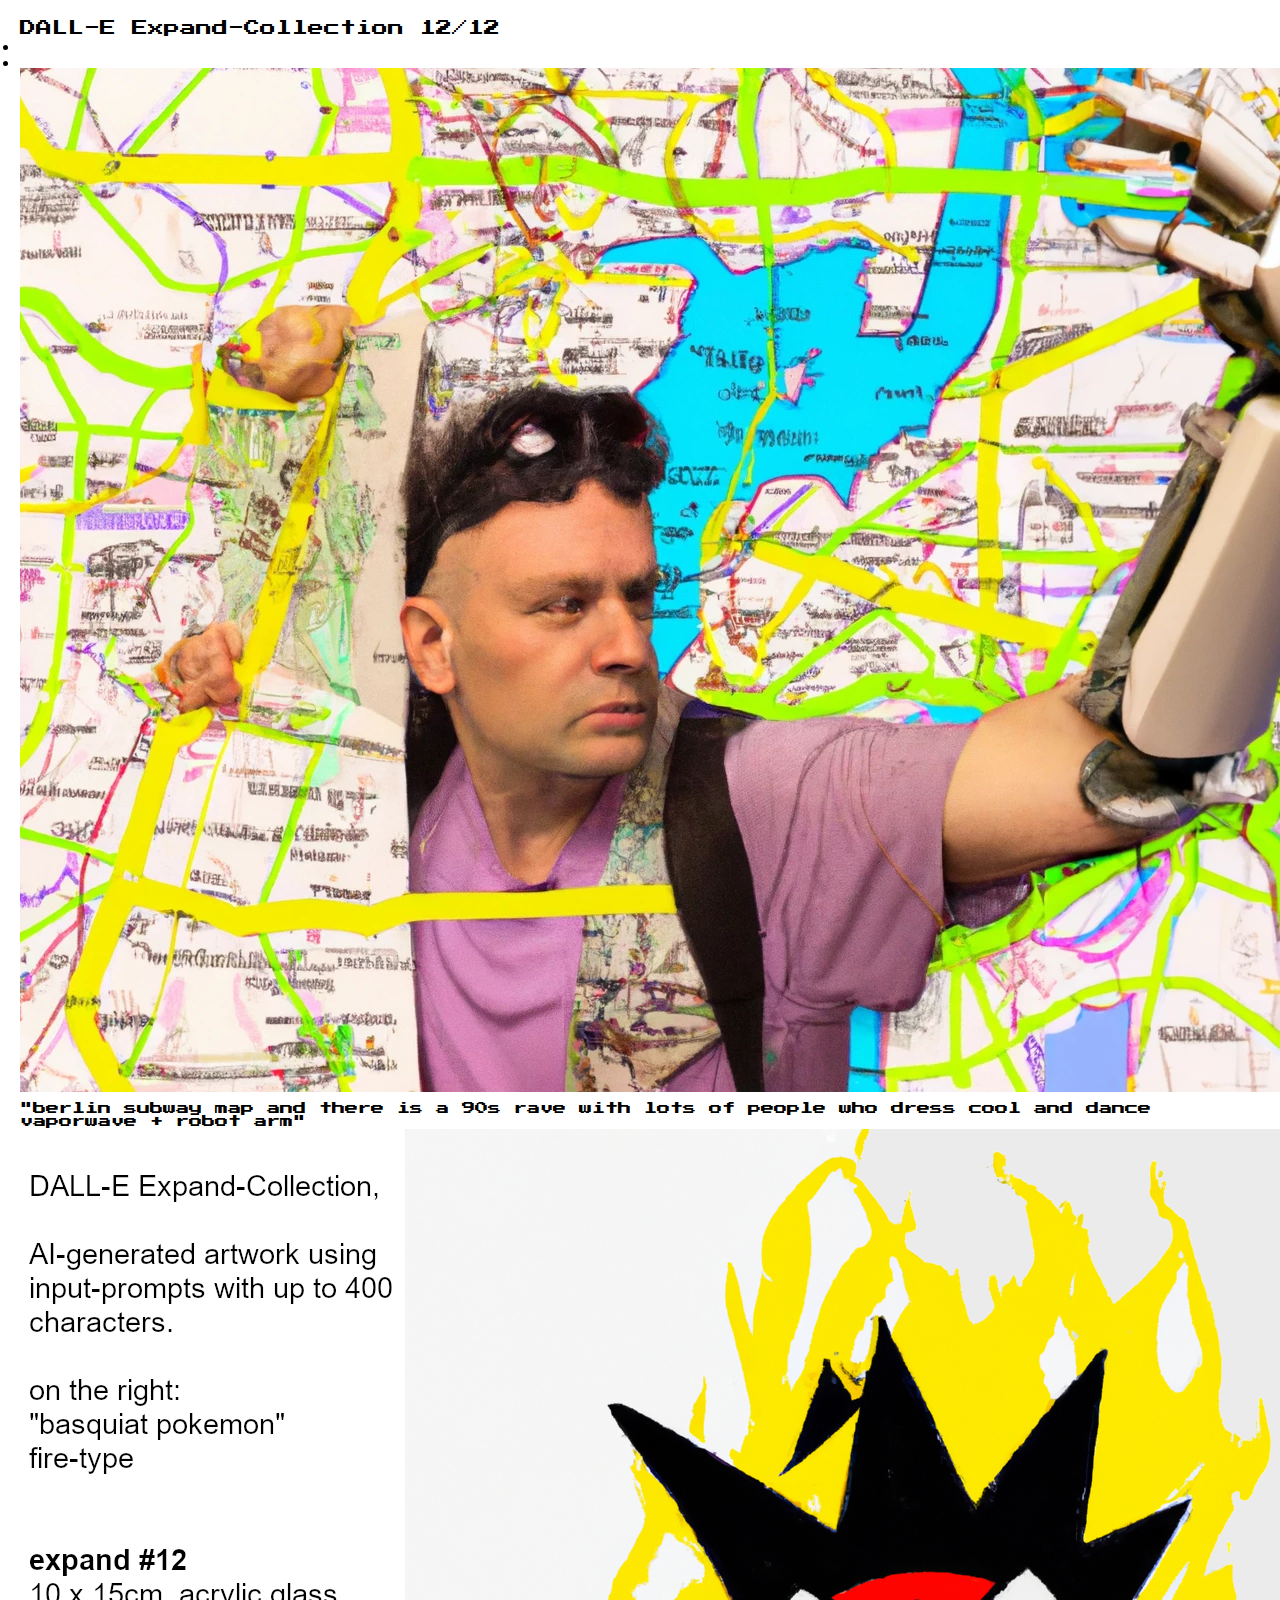
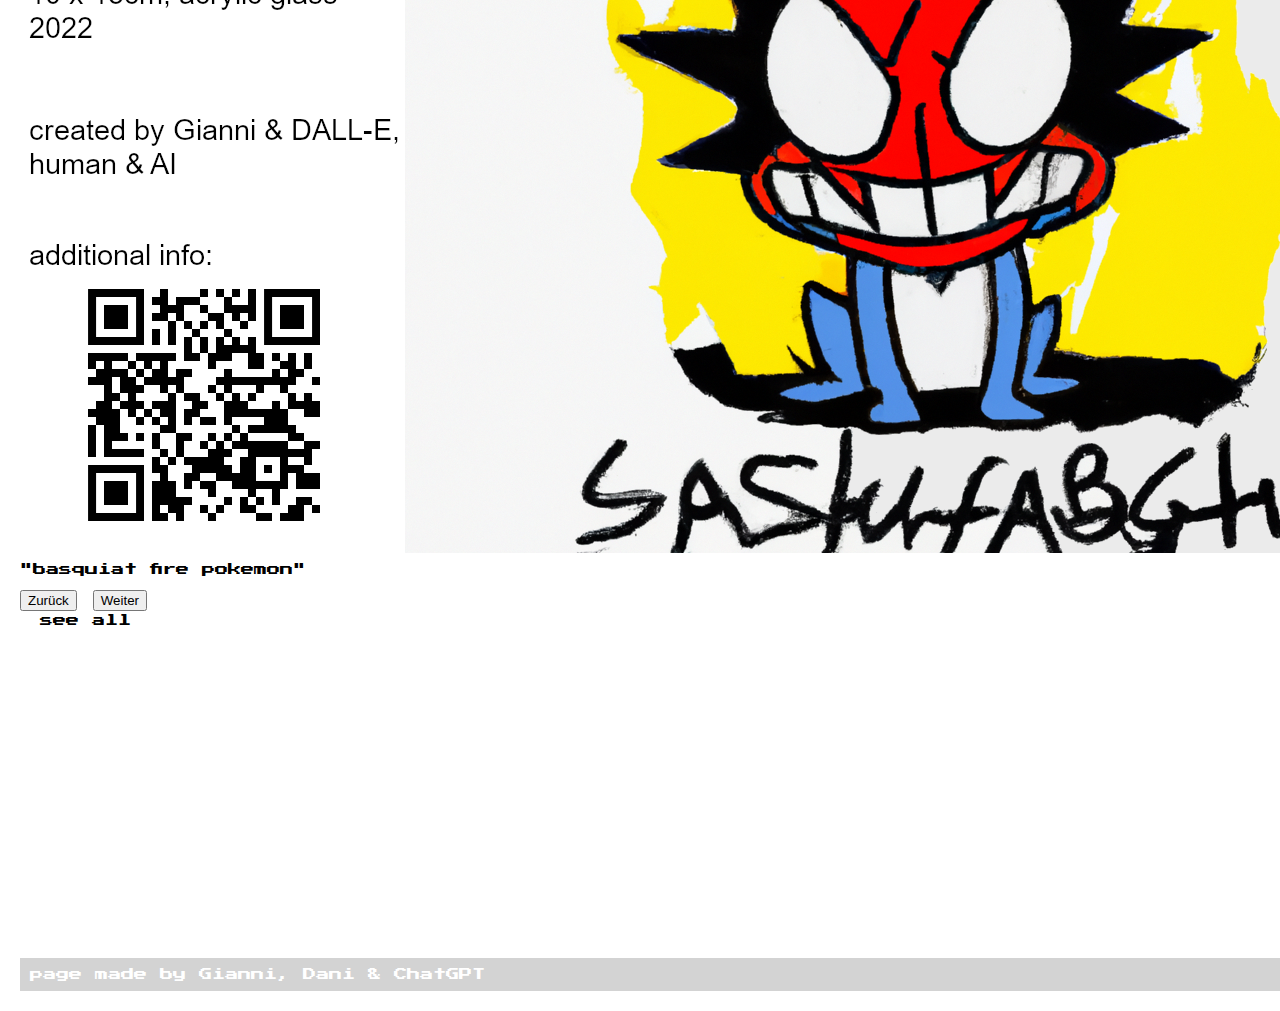
<file: 12.html>
<!doctype html>
<html lang="de">
<head>
	<title>DALL-E Expand-Collection</title>
	
	<meta charset="utf-8">
    <meta name="viewport" content="width=device-width, initial-scale=1">
	
	<!-- Bootstrap CSS -->
	<link 
	href="https://cdn.jsdelivr.net/npm/bootstrap@5.1.3/dist/css/bootstrap.min.css" 
	rel="stylesheet" 
	integrity="sha384-1BmE4kWBq78iYhFldvKuhfTAU6auU8tT94WrHftjDbrCEXSU1oBoqyl2QvZ6jIW3"
	crossorigin="anonymous">

	<!-- STYLE -->
	<link rel="preconnect" href="https://fonts.gstatic.com">
	<link href="https://fonts.googleapis.com/css2?family=Press+Start+2P&display=swap" rel="stylesheet"> 
	<link href="resources/css/reset.css" rel="stylesheet">
	<link href="resources/css/style.css" rel="stylesheet">

</head>
<body style="padding: 20px">



	<!-- Card -->
	<div class="container-fluid">
		<h1>DALL-E Expand-Collection 12/12</h1>
		<div class="card"  class="container-fluid">
			<!-- Carousel -->
			<div id="carousel-expanded" class="carousel slide" data-bs-ride="carousel">			
				
				<!-- optionaler Indikator -->
				<div class="carousel-indicators">
					<li data-bs-target="#carousel-expanded" data-bs-slide-to="0" class="active" aria-current="true" aria-label="Slide 1"></li>
					<li data-bs-target="#carousel-expanded" data-bs-slide-to="1" aria-label="Slide 2"></li>
				</div>
				
				<!-- Kern des Karussells -->
				<div class="carousel-inner">
					<div class="carousel-item active">
						<img class="card-img-top" src="resources/img/12.png" class="d-block w-100" alt="#1">
						<div class="card-text">
							<p>
                                "berlin subway map and there is a 90s rave with lots of people who dress cool and dance vaporwave + robot arm"
							</p>
						</div>
					</div>
					<div class="carousel-item">
						<img class="card-img-top" src="resources/img/cards/card12.png" class="d-block w-100" alt="#2">
						<div class="card-text">
							<p>
								"basquiat fire pokemon"
								<br>
								<br>
							</p>		
						</div>
					</div>
				</div>

					<!-- optionale Controls -->
					<button class="carousel-control-prev" type="button" data-bs-target="#carousel-expanded" data-bs-slide="prev">
						<span class="carousel-control-prev-icon" aria-hidden="true"></span>
						<span class="visually-hidden">Zurück</span>
					</button>
					<button class="carousel-control-next" type="button" data-bs-target="#carousel-expanded" data-bs-slide="next">
						<span class="carousel-control-next-icon" aria-hidden="true"></span>
						<span class="visually-hidden">Weiter</span>
					</button>
			</div>
	</div>
	<!--button-->
    <a href="index.html" class="btn btn-secondary">see all</a>

	<footer>
        page made by Gianni, Dani & ChatGPT
    </footer>
	
</body>

<!-- von Bootstrap benötigtes JS -->
<script 
	src="https://cdn.jsdelivr.net/npm/bootstrap@5.1.3/dist/js/bootstrap.bundle.min.js" 
	integrity="sha384-ka7Sk0Gln4gmtz2MlQnikT1wXgYsOg+OMhuP+IlRH9sENBO0LRn5q+8nbTov4+1p" 
	crossorigin="anonymous"></script>
	
</html>
</file>
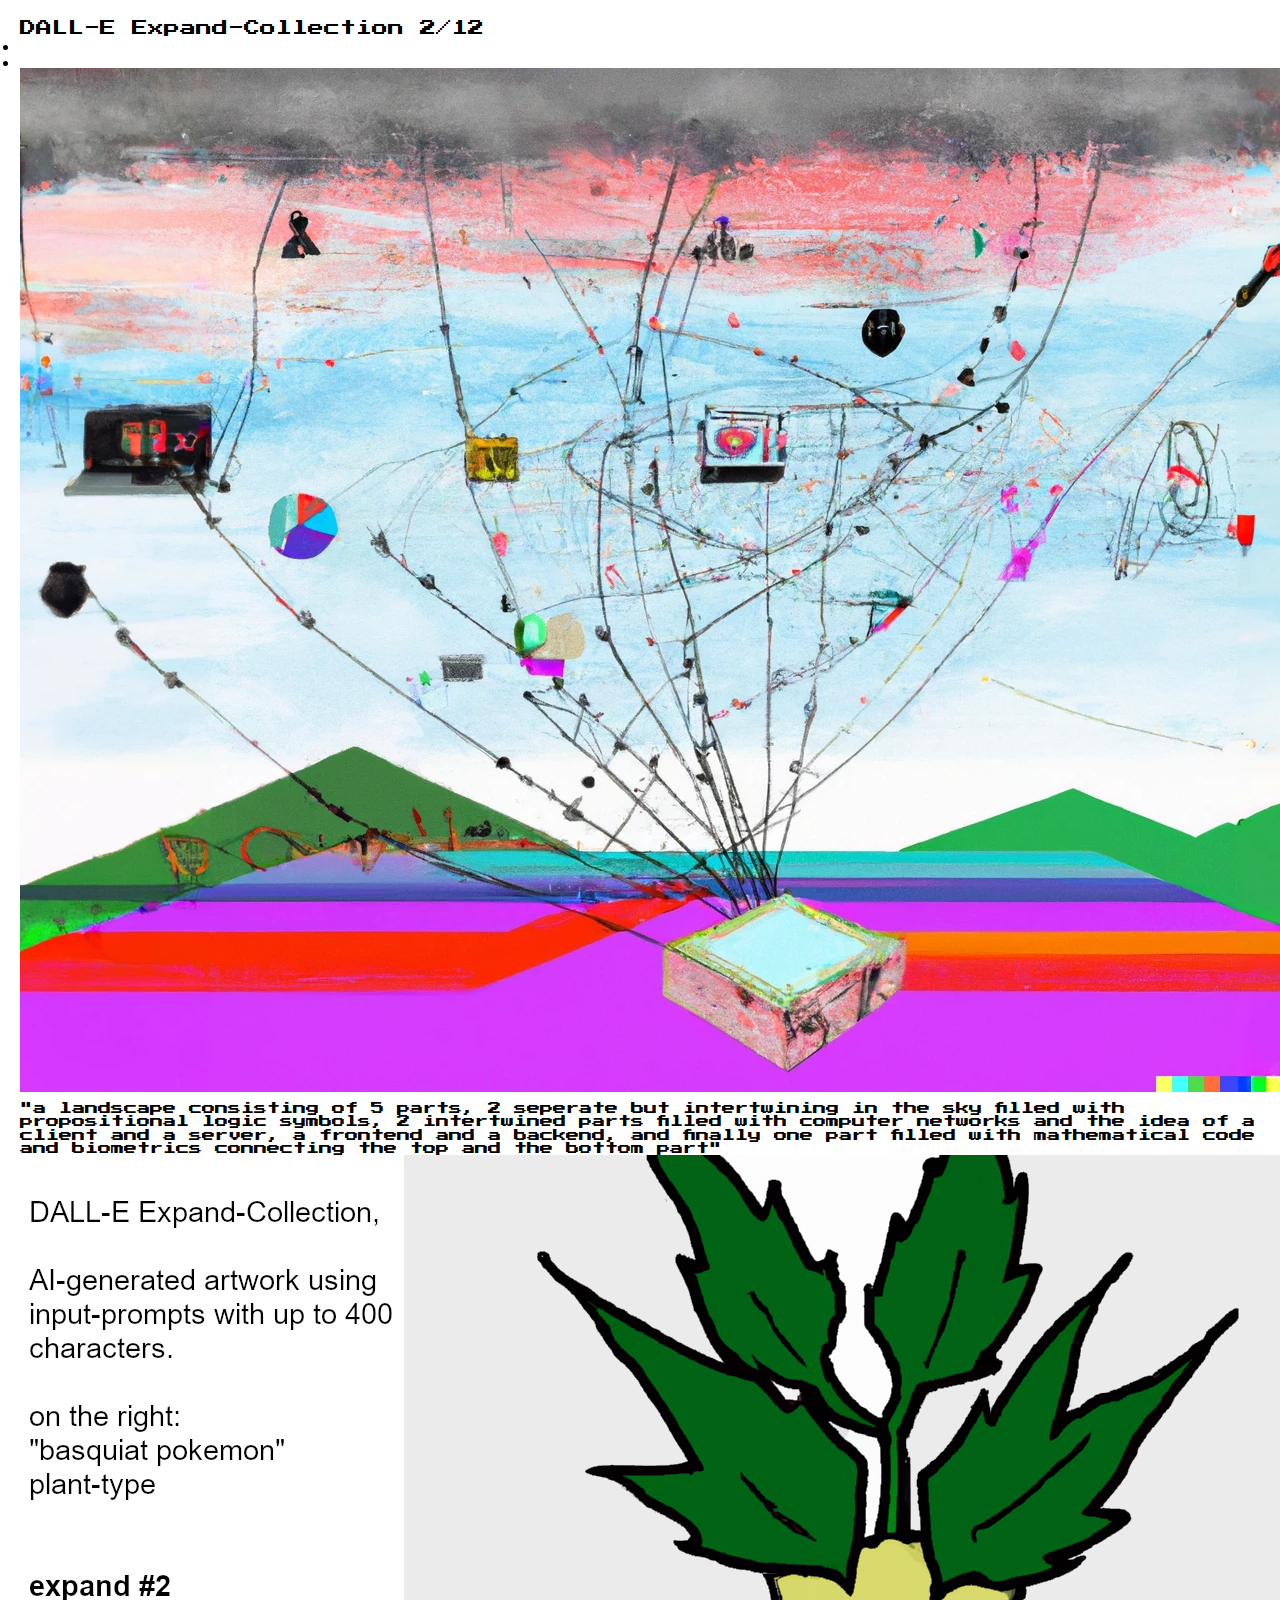
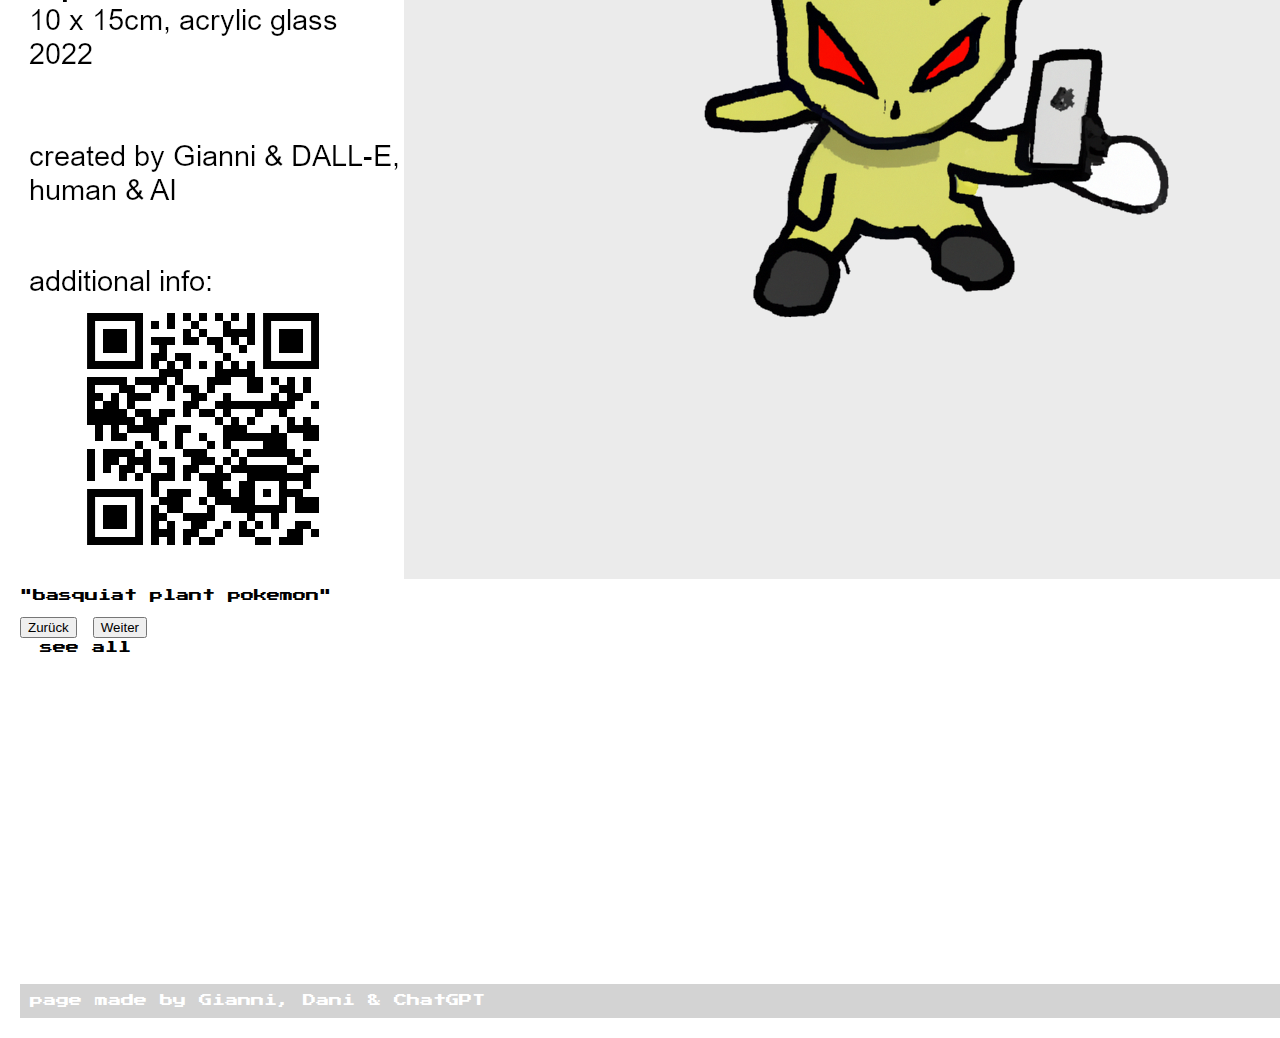
<file: 2.html>
<!doctype html>
<html lang="de">
<head>
	<title>DALL-E Expand-Collection</title>
	
	<meta charset="utf-8">
    <meta name="viewport" content="width=device-width, initial-scale=1">
	
	<!-- Bootstrap CSS -->
	<link 
	href="https://cdn.jsdelivr.net/npm/bootstrap@5.1.3/dist/css/bootstrap.min.css" 
	rel="stylesheet" 
	integrity="sha384-1BmE4kWBq78iYhFldvKuhfTAU6auU8tT94WrHftjDbrCEXSU1oBoqyl2QvZ6jIW3"
	crossorigin="anonymous">

	<!-- STYLE -->
	<link rel="preconnect" href="https://fonts.gstatic.com">
	<link href="https://fonts.googleapis.com/css2?family=Press+Start+2P&display=swap" rel="stylesheet"> 
	<link href="resources/css/reset.css" rel="stylesheet">
	<link href="resources/css/style.css" rel="stylesheet">

</head>
<body style="padding: 20px">



	<!-- Card -->
	<div class="container-fluid">
		<h1>DALL-E Expand-Collection 2/12</h1>
		<div class="card"  class="container-fluid">
			<!-- Carousel -->
			<div id="carousel-expanded" class="carousel slide" data-bs-ride="carousel">			
				
				<!-- optionaler Indikator -->
				<div class="carousel-indicators">
					<li data-bs-target="#carousel-expanded" data-bs-slide-to="0" class="active" aria-current="true" aria-label="Slide 1"></li>
					<li data-bs-target="#carousel-expanded" data-bs-slide-to="1" aria-label="Slide 2"></li>
				</div>
				
				<!-- Kern des Karussells -->
				<div class="carousel-inner">
					<div class="carousel-item active">
						<img class="card-img-top" src="resources/img/2.png" class="d-block w-100" alt="#1">
						<div class="card-text">
							<p>
							    "a landscape consisting of 5 parts, 2 seperate but intertwining
                                in the sky filled with propositional logic symbols, 2 intertwined parts filled
                                with computer networks and the idea of a client and a server, a frontend and a backend,
                                and finally one part filled with mathematical code and biometrics connecting the top and the bottom part"
							</p>
						</div>
					</div>
					<div class="carousel-item">
						<img class="card-img-top" src="resources/img/cards/card2.png" class="d-block w-100" alt="#2">
						<div class="card-text">
							<p>
								"basquiat plant pokemon"
								<br>
								<br>
							</p>		
						</div>
					</div>
				</div>

					<!-- optionale Controls -->
					<button class="carousel-control-prev" type="button" data-bs-target="#carousel-expanded" data-bs-slide="prev">
						<span class="carousel-control-prev-icon" aria-hidden="true"></span>
						<span class="visually-hidden">Zurück</span>
					</button>
					<button class="carousel-control-next" type="button" data-bs-target="#carousel-expanded" data-bs-slide="next">
						<span class="carousel-control-next-icon" aria-hidden="true"></span>
						<span class="visually-hidden">Weiter</span>
					</button>
			</div>
	</div>
	<!--button-->
    <a href="index.html" class="btn btn-secondary">see all</a>

	<footer>
        page made by Gianni, Dani & ChatGPT
    </footer>
	
</body>

<!-- von Bootstrap benötigtes JS -->
<script 
	src="https://cdn.jsdelivr.net/npm/bootstrap@5.1.3/dist/js/bootstrap.bundle.min.js" 
	integrity="sha384-ka7Sk0Gln4gmtz2MlQnikT1wXgYsOg+OMhuP+IlRH9sENBO0LRn5q+8nbTov4+1p" 
	crossorigin="anonymous"></script>
	
</html>
</file>
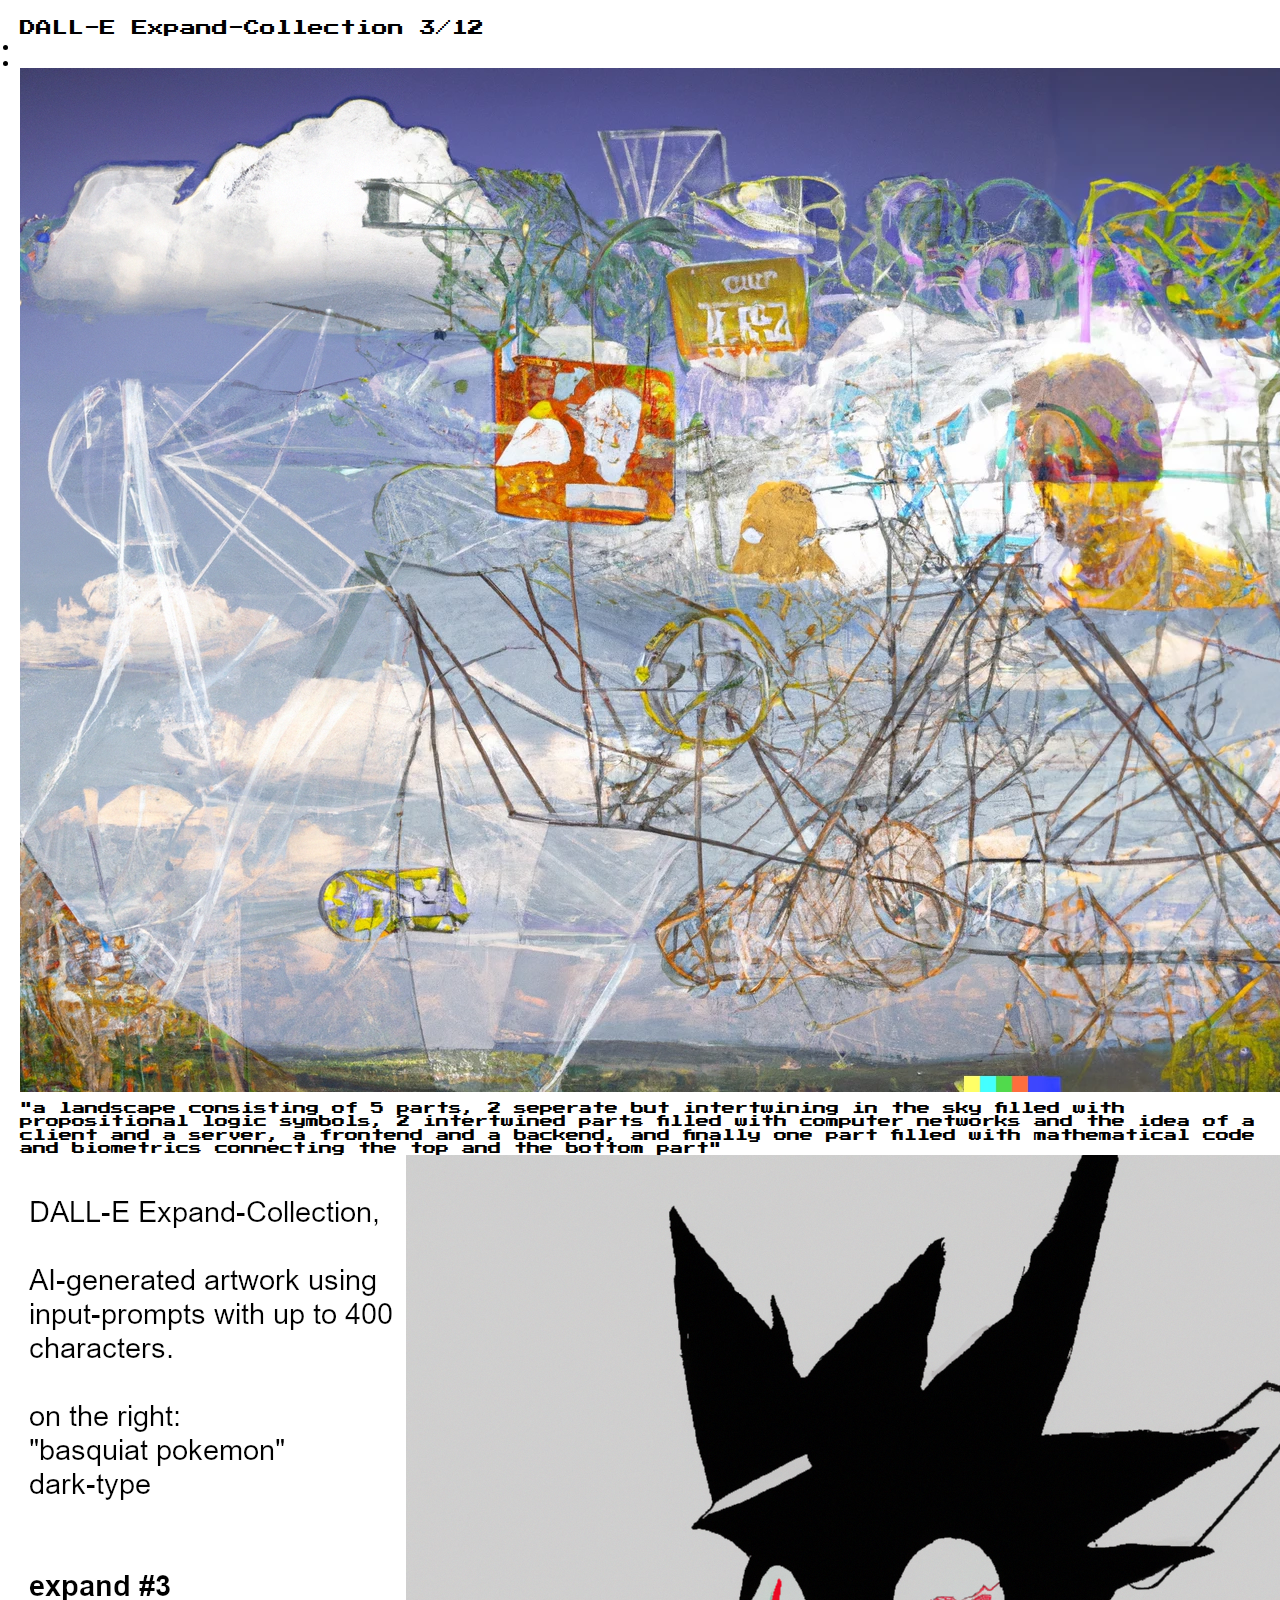
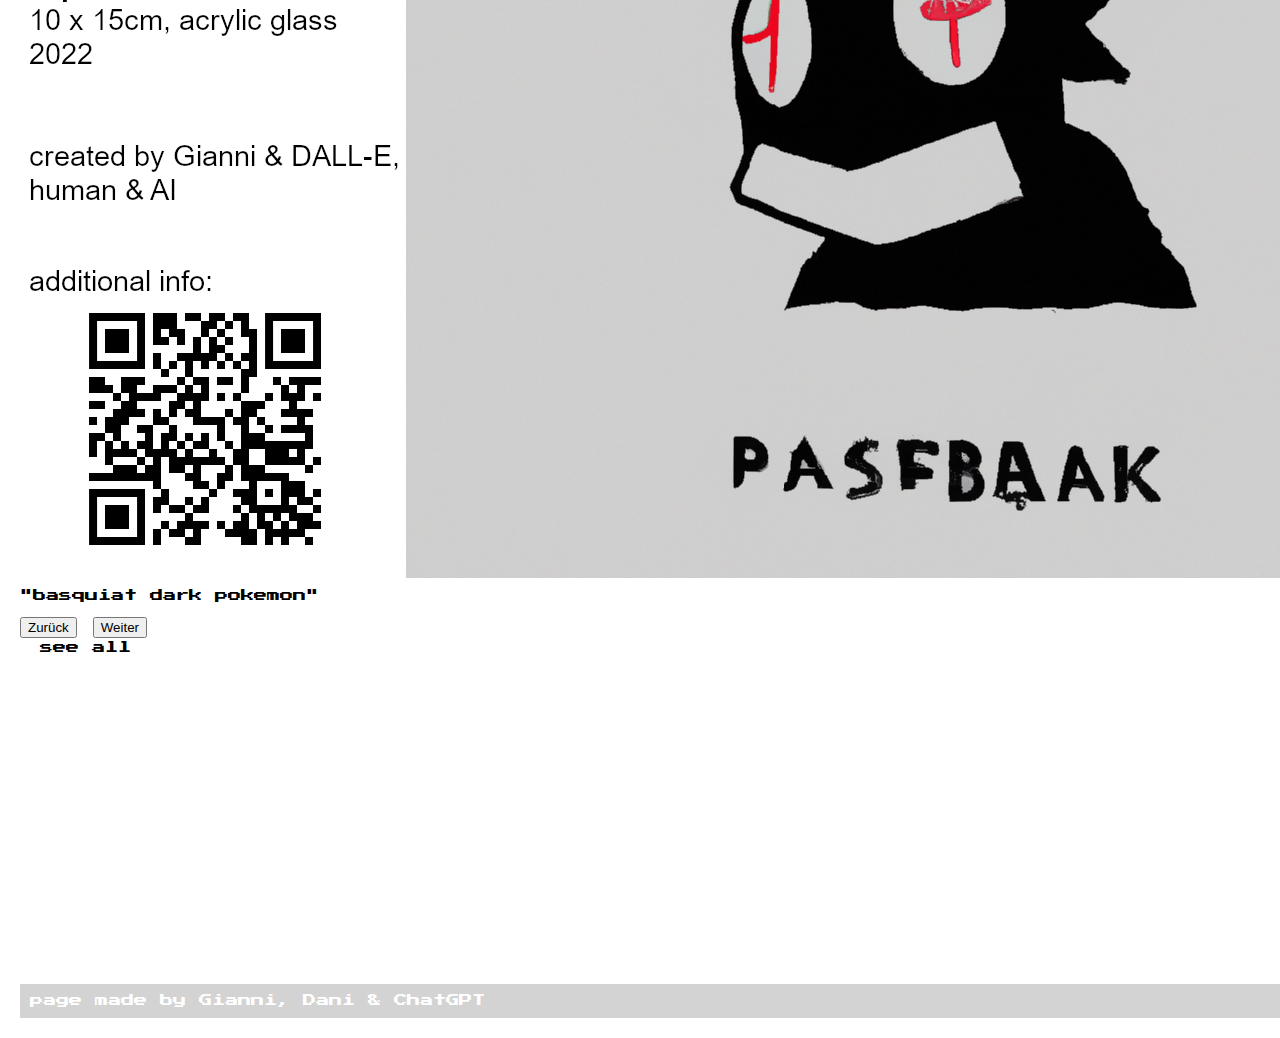
<file: 3.html>
<!doctype html>
<html lang="de">
<head>
	<title>DALL-E Expand-Collection</title>
	
	<meta charset="utf-8">
    <meta name="viewport" content="width=device-width, initial-scale=1">
	
	<!-- Bootstrap CSS -->
	<link 
	href="https://cdn.jsdelivr.net/npm/bootstrap@5.1.3/dist/css/bootstrap.min.css" 
	rel="stylesheet" 
	integrity="sha384-1BmE4kWBq78iYhFldvKuhfTAU6auU8tT94WrHftjDbrCEXSU1oBoqyl2QvZ6jIW3"
	crossorigin="anonymous">

	<!-- STYLE -->
	<link rel="preconnect" href="https://fonts.gstatic.com">
	<link href="https://fonts.googleapis.com/css2?family=Press+Start+2P&display=swap" rel="stylesheet"> 
	<link href="resources/css/reset.css" rel="stylesheet">
	<link href="resources/css/style.css" rel="stylesheet">

</head>
<body style="padding: 20px">



	<!-- Card -->
	<div class="container-fluid">
		<h1>DALL-E Expand-Collection 3/12</h1>
		<div class="card"  class="container-fluid">
			<!-- Carousel -->
			<div id="carousel-expanded" class="carousel slide" data-bs-ride="carousel">			
				
				<!-- optionaler Indikator -->
				<div class="carousel-indicators">
					<li data-bs-target="#carousel-expanded" data-bs-slide-to="0" class="active" aria-current="true" aria-label="Slide 1"></li>
					<li data-bs-target="#carousel-expanded" data-bs-slide-to="1" aria-label="Slide 2"></li>
				</div>
				
				<!-- Kern des Karussells -->
				<div class="carousel-inner">
					<div class="carousel-item active">
						<img class="card-img-top" src="resources/img/3.png" class="d-block w-100" alt="#1">
						<div class="card-text">
							<p>
							    "a landscape consisting of 5 parts, 2 seperate but intertwining
                                in the sky filled with propositional logic symbols, 2 intertwined parts filled
                                with computer networks and the idea of a client and a server, a frontend and a backend,
                                and finally one part filled with mathematical code and biometrics connecting the top and the bottom part"
							</p>
						</div>
					</div>
					<div class="carousel-item">
						<img class="card-img-top" src="resources/img/cards/card3.png" class="d-block w-100" alt="#2">
						<div class="card-text">
							<p>
								"basquiat dark pokemon"
								<br>
								<br>
							</p>		
						</div>
					</div>
				</div>

					<!-- optionale Controls -->
					<button class="carousel-control-prev" type="button" data-bs-target="#carousel-expanded" data-bs-slide="prev">
						<span class="carousel-control-prev-icon" aria-hidden="true"></span>
						<span class="visually-hidden">Zurück</span>
					</button>
					<button class="carousel-control-next" type="button" data-bs-target="#carousel-expanded" data-bs-slide="next">
						<span class="carousel-control-next-icon" aria-hidden="true"></span>
						<span class="visually-hidden">Weiter</span>
					</button>
			</div>
	</div>
	<!--button-->
    <a href="index.html" class="btn btn-secondary">see all</a>

	<footer>
        page made by Gianni, Dani & ChatGPT
    </footer>
	
</body>

<!-- von Bootstrap benötigtes JS -->
<script 
	src="https://cdn.jsdelivr.net/npm/bootstrap@5.1.3/dist/js/bootstrap.bundle.min.js" 
	integrity="sha384-ka7Sk0Gln4gmtz2MlQnikT1wXgYsOg+OMhuP+IlRH9sENBO0LRn5q+8nbTov4+1p" 
	crossorigin="anonymous"></script>
	
</html>
</file>
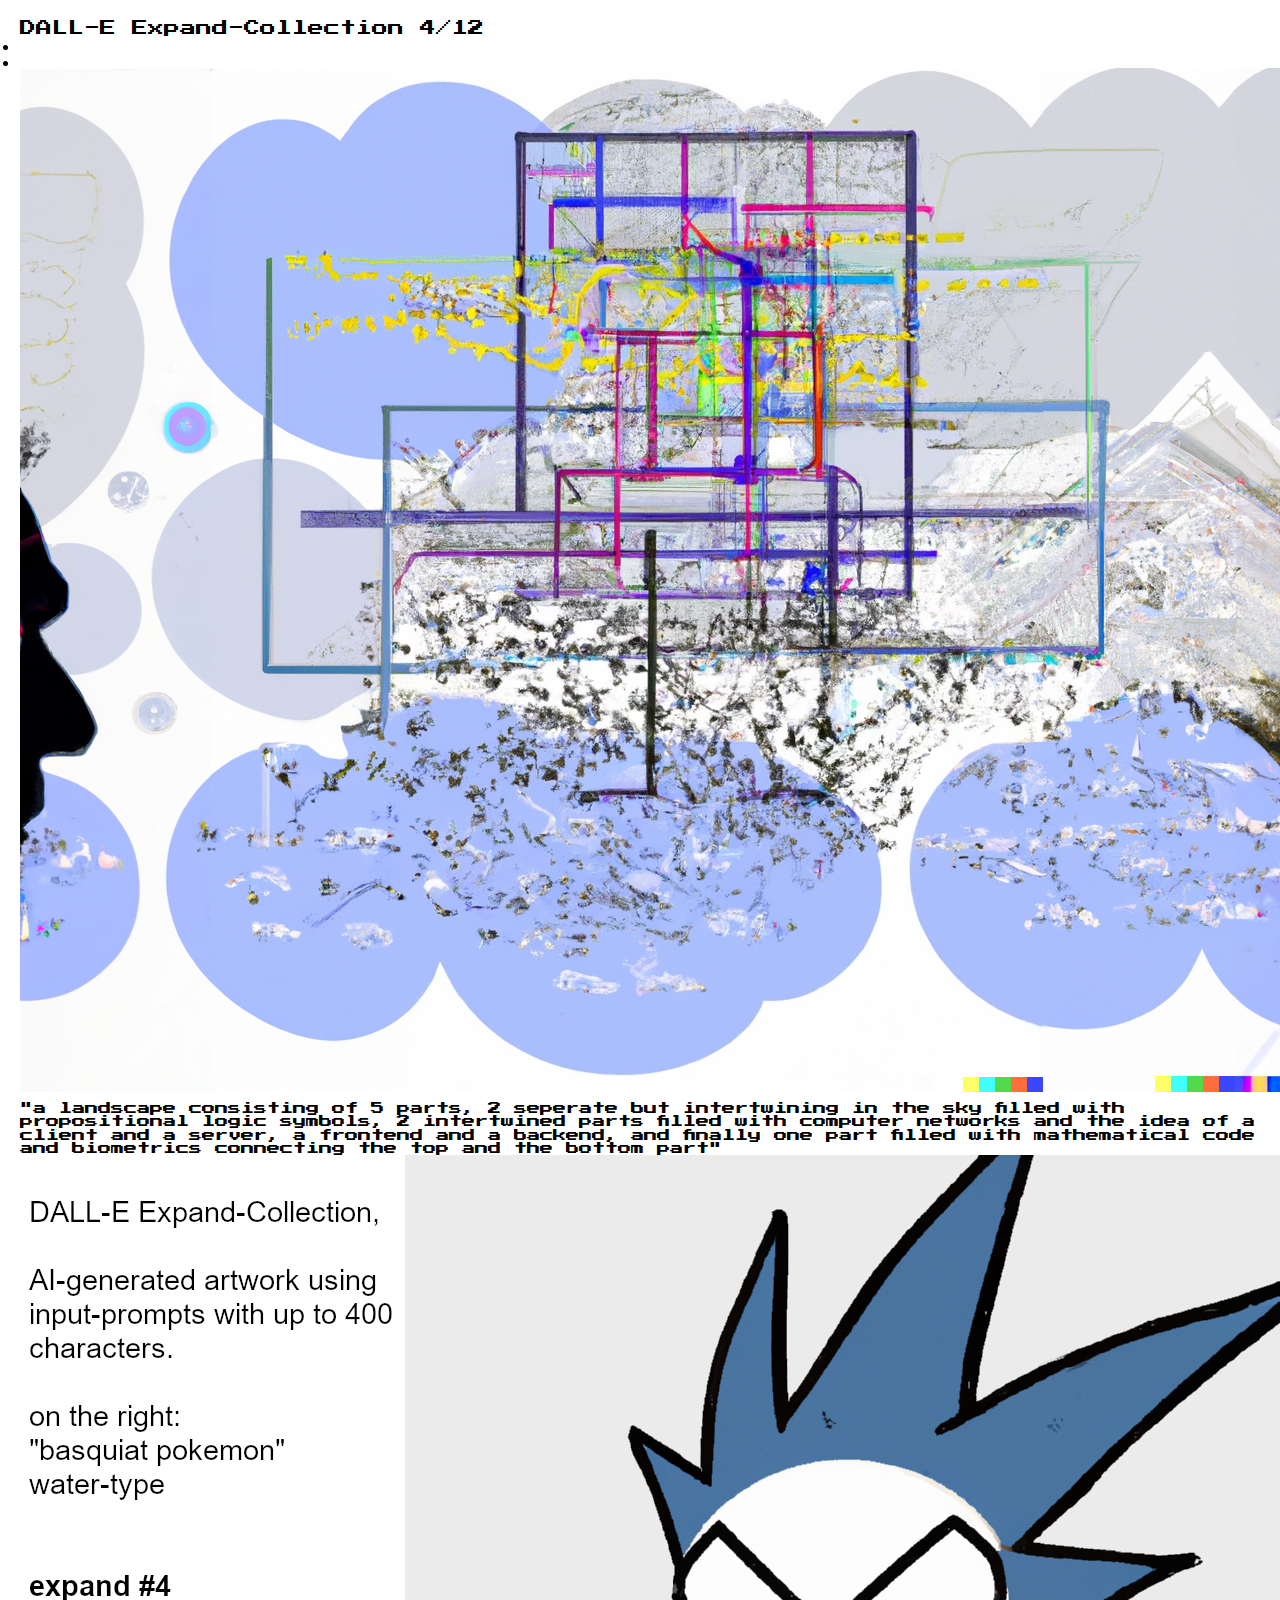
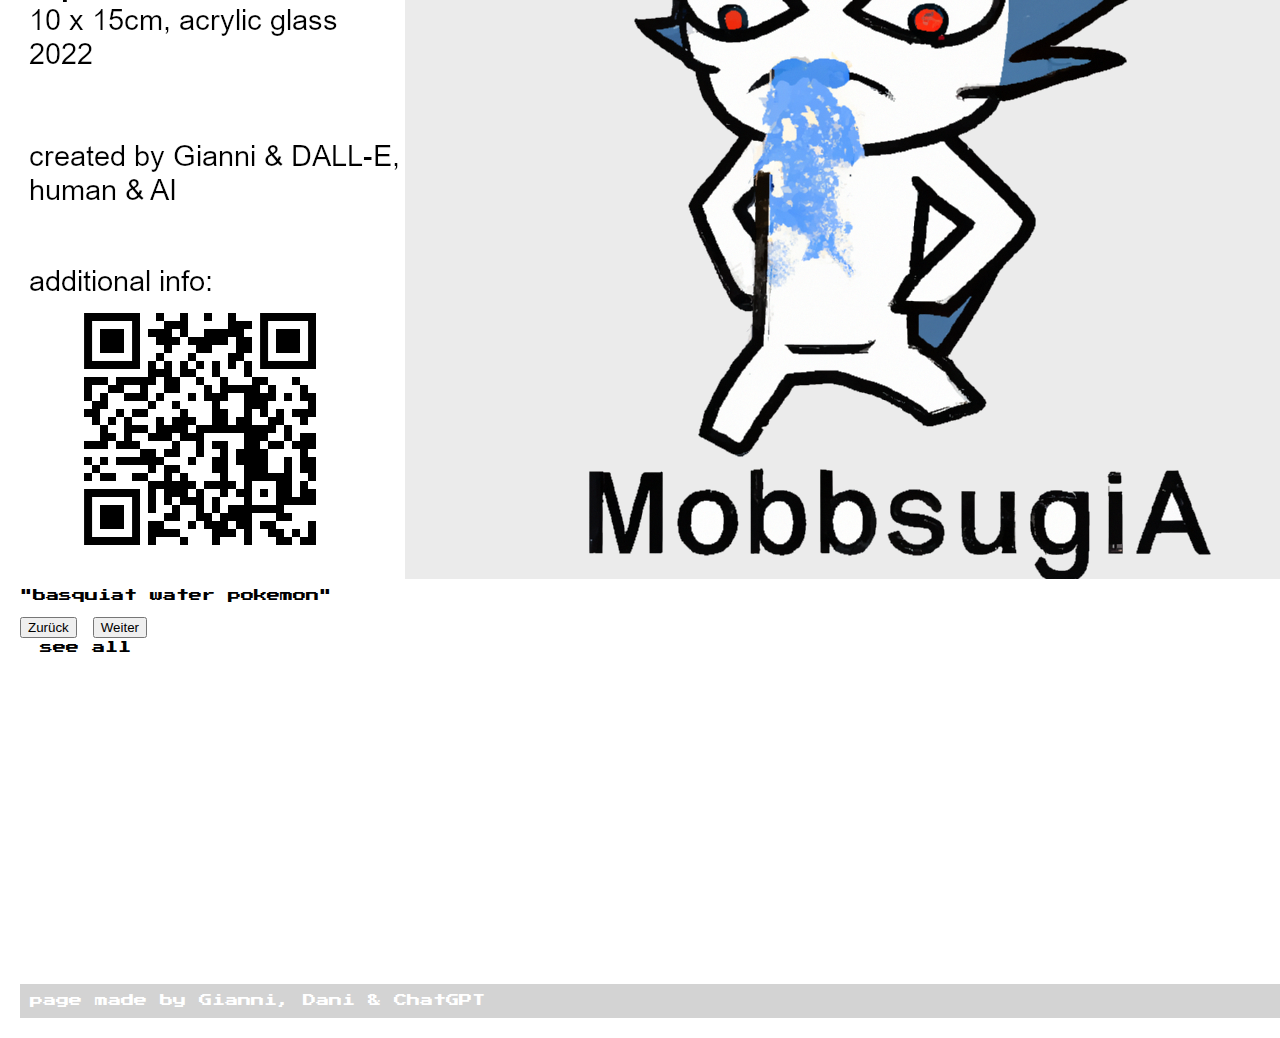
<file: 4.html>
<!doctype html>
<html lang="de">
<head>
	<title>DALL-E Expand-Collection</title>
	
	<meta charset="utf-8">
    <meta name="viewport" content="width=device-width, initial-scale=1">
	
	<!-- Bootstrap CSS -->
	<link 
	href="https://cdn.jsdelivr.net/npm/bootstrap@5.1.3/dist/css/bootstrap.min.css" 
	rel="stylesheet" 
	integrity="sha384-1BmE4kWBq78iYhFldvKuhfTAU6auU8tT94WrHftjDbrCEXSU1oBoqyl2QvZ6jIW3"
	crossorigin="anonymous">

	<!-- STYLE -->
	<link rel="preconnect" href="https://fonts.gstatic.com">
	<link href="https://fonts.googleapis.com/css2?family=Press+Start+2P&display=swap" rel="stylesheet"> 
	<link href="resources/css/reset.css" rel="stylesheet">
	<link href="resources/css/style.css" rel="stylesheet">

</head>
<body style="padding: 20px">



	<!-- Card -->
	<div class="container-fluid">
		<h1>DALL-E Expand-Collection 4/12</h1>
		<div class="card"  class="container-fluid">
			<!-- Carousel -->
			<div id="carousel-expanded" class="carousel slide" data-bs-ride="carousel">			
				
				<!-- optionaler Indikator -->
				<div class="carousel-indicators">
					<li data-bs-target="#carousel-expanded" data-bs-slide-to="0" class="active" aria-current="true" aria-label="Slide 1"></li>
					<li data-bs-target="#carousel-expanded" data-bs-slide-to="1" aria-label="Slide 2"></li>
				</div>
				
				<!-- Kern des Karussells -->
				<div class="carousel-inner">
					<div class="carousel-item active">
						<img class="card-img-top" src="resources/img/4.png" class="d-block w-100" alt="#1">
						<div class="card-text">
							<p>
							    "a landscape consisting of 5 parts, 2 seperate but intertwining
                                in the sky filled with propositional logic symbols, 2 intertwined parts filled
                                with computer networks and the idea of a client and a server, a frontend and a backend,
                                and finally one part filled with mathematical code and biometrics connecting the top and the bottom part"
							</p>
						</div>
					</div>
					<div class="carousel-item">
						<img class="card-img-top" src="resources/img/cards/card4.png" class="d-block w-100" alt="#2">
						<div class="card-text">
							<p>
								"basquiat water pokemon"
								<br>
								<br>
							</p>		
						</div>
					</div>
				</div>

					<!-- optionale Controls -->
					<button class="carousel-control-prev" type="button" data-bs-target="#carousel-expanded" data-bs-slide="prev">
						<span class="carousel-control-prev-icon" aria-hidden="true"></span>
						<span class="visually-hidden">Zurück</span>
					</button>
					<button class="carousel-control-next" type="button" data-bs-target="#carousel-expanded" data-bs-slide="next">
						<span class="carousel-control-next-icon" aria-hidden="true"></span>
						<span class="visually-hidden">Weiter</span>
					</button>
			</div>
	</div>
	<!--button-->
    <a href="index.html" class="btn btn-secondary">see all</a>

	<footer>
        page made by Gianni, Dani & ChatGPT
    </footer>
	
</body>

<!-- von Bootstrap benötigtes JS -->
<script 
	src="https://cdn.jsdelivr.net/npm/bootstrap@5.1.3/dist/js/bootstrap.bundle.min.js" 
	integrity="sha384-ka7Sk0Gln4gmtz2MlQnikT1wXgYsOg+OMhuP+IlRH9sENBO0LRn5q+8nbTov4+1p" 
	crossorigin="anonymous"></script>
	
</html>
</file>
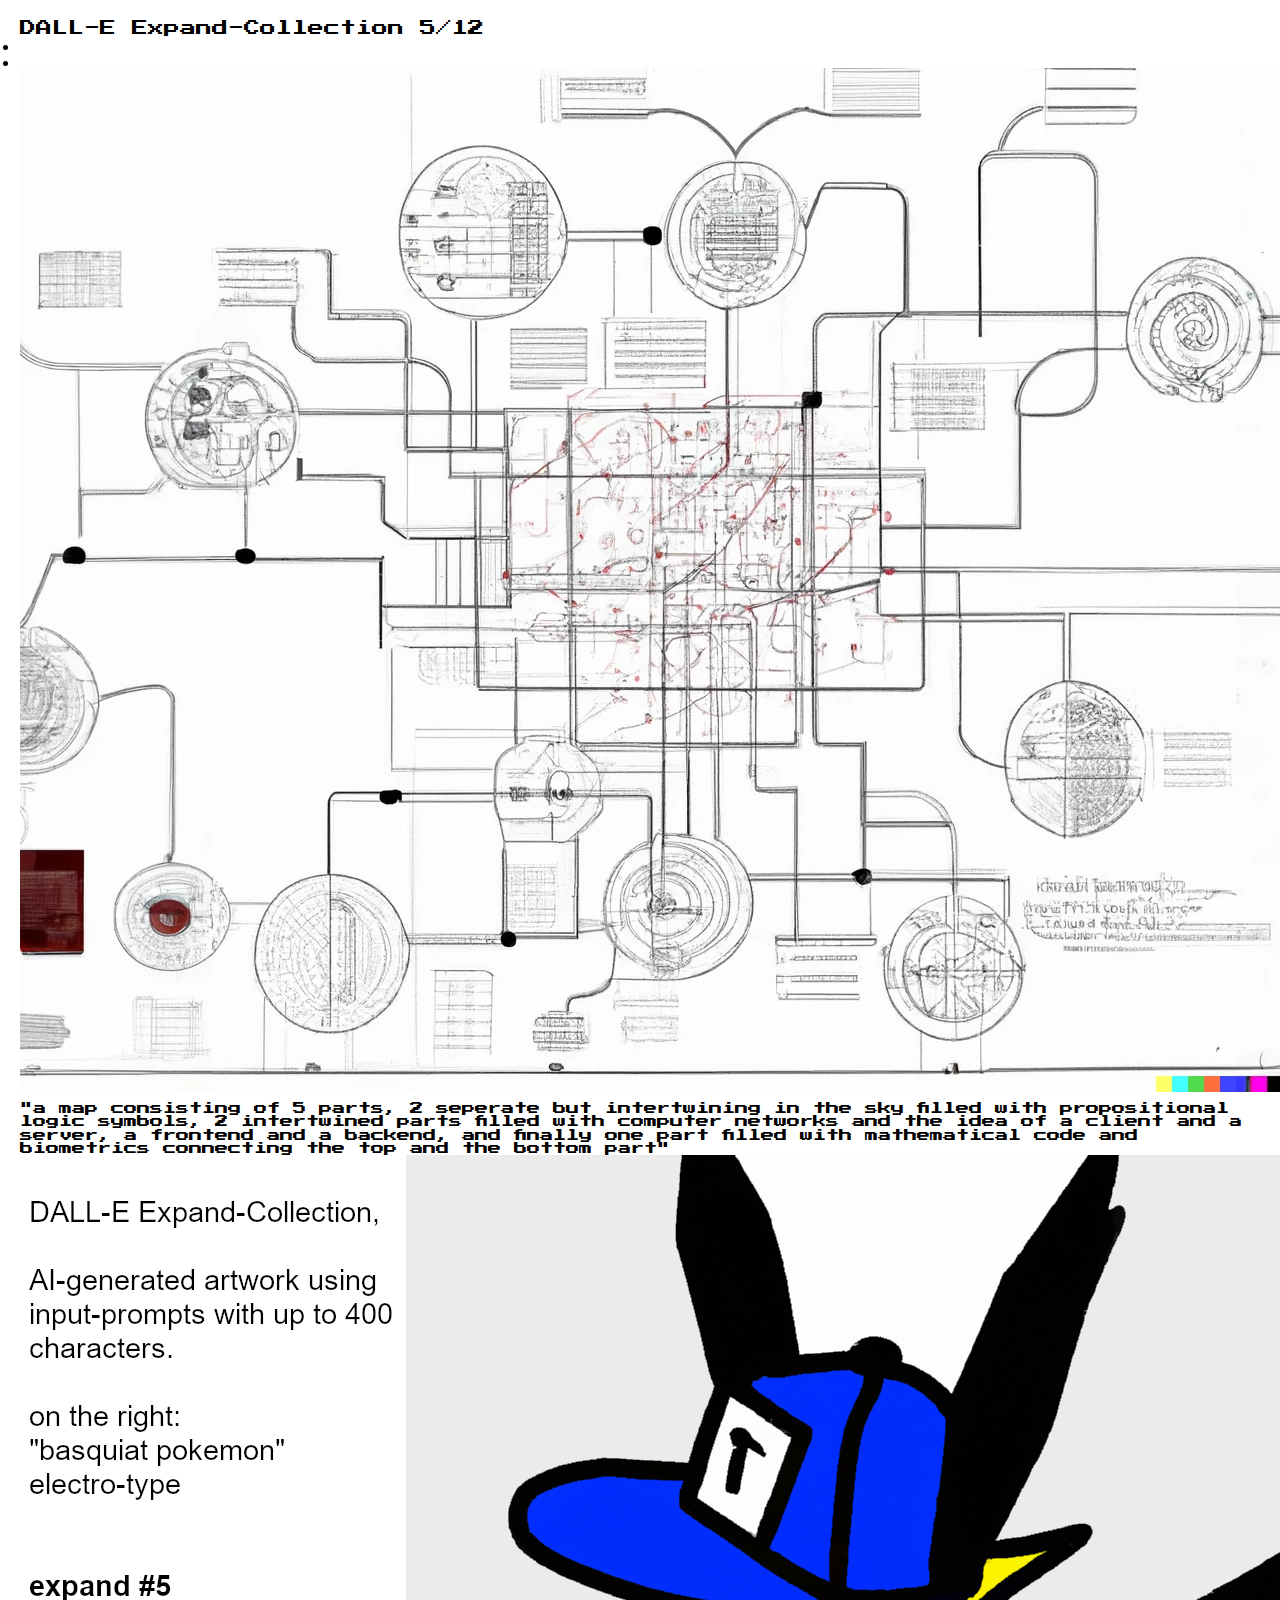
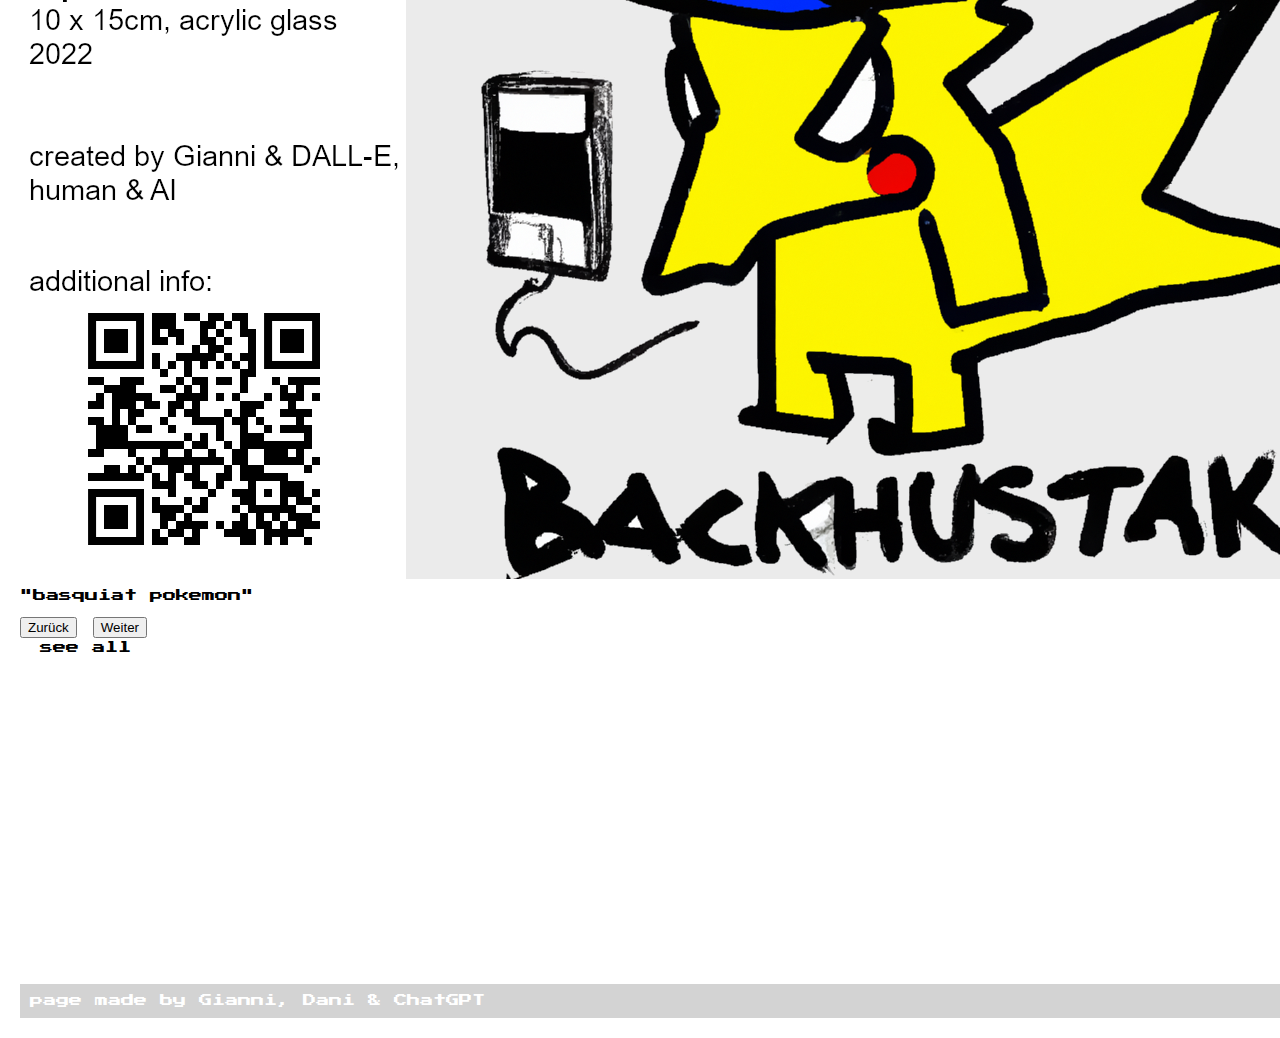
<file: 5.html>
<!doctype html>
<html lang="de">
<head>
	<title>DALL-E Expand-Collection</title>
	
	<meta charset="utf-8">
    <meta name="viewport" content="width=device-width, initial-scale=1">
	
	<!-- Bootstrap CSS -->
	<link 
	href="https://cdn.jsdelivr.net/npm/bootstrap@5.1.3/dist/css/bootstrap.min.css" 
	rel="stylesheet" 
	integrity="sha384-1BmE4kWBq78iYhFldvKuhfTAU6auU8tT94WrHftjDbrCEXSU1oBoqyl2QvZ6jIW3"
	crossorigin="anonymous">

	<!-- STYLE -->
	<link rel="preconnect" href="https://fonts.gstatic.com">
	<link href="https://fonts.googleapis.com/css2?family=Press+Start+2P&display=swap" rel="stylesheet"> 
	<link href="resources/css/reset.css" rel="stylesheet">
	<link href="resources/css/style.css" rel="stylesheet">

</head>
<body style="padding: 20px">



	<!-- Card -->
	<div class="container-fluid">
		<h1>DALL-E Expand-Collection 5/12</h1>
		<div class="card"  class="container-fluid">
			<!-- Carousel -->
			<div id="carousel-expanded" class="carousel slide" data-bs-ride="carousel">			
				
				<!-- optionaler Indikator -->
				<div class="carousel-indicators">
					<li data-bs-target="#carousel-expanded" data-bs-slide-to="0" class="active" aria-current="true" aria-label="Slide 1"></li>
					<li data-bs-target="#carousel-expanded" data-bs-slide-to="1" aria-label="Slide 2"></li>
				</div>
				
				<!-- Kern des Karussells -->
				<div class="carousel-inner">
					<div class="carousel-item active">
						<img class="card-img-top" src="resources/img/5.png" class="d-block w-100" alt="#1">
						<div class="card-text">
							<p>
							    "a map consisting of 5 parts, 2 seperate but intertwining
                                in the sky filled with propositional logic symbols, 2 intertwined parts filled
                                with computer networks and the idea of a client and a server, a frontend and a backend,
                                and finally one part filled with mathematical code and biometrics connecting the top and the bottom part"
							</p>
						</div>
					</div>
					<div class="carousel-item">
						<img class="card-img-top" src="resources/img/cards/card5.png" class="d-block w-100" alt="#2">
						<div class="card-text">
							<p>
								"basquiat pokemon"
								<br>
								<br>
							</p>		
						</div>
					</div>
				</div>

					<!-- optionale Controls -->
					<button class="carousel-control-prev" type="button" data-bs-target="#carousel-expanded" data-bs-slide="prev">
						<span class="carousel-control-prev-icon" aria-hidden="true"></span>
						<span class="visually-hidden">Zurück</span>
					</button>
					<button class="carousel-control-next" type="button" data-bs-target="#carousel-expanded" data-bs-slide="next">
						<span class="carousel-control-next-icon" aria-hidden="true"></span>
						<span class="visually-hidden">Weiter</span>
					</button>
			</div>
	</div>
	<!--button-->
    <a href="index.html" class="btn btn-secondary">see all</a>

	<footer>
        page made by Gianni, Dani & ChatGPT
    </footer>
	
</body>

<!-- von Bootstrap benötigtes JS -->
<script 
	src="https://cdn.jsdelivr.net/npm/bootstrap@5.1.3/dist/js/bootstrap.bundle.min.js" 
	integrity="sha384-ka7Sk0Gln4gmtz2MlQnikT1wXgYsOg+OMhuP+IlRH9sENBO0LRn5q+8nbTov4+1p" 
	crossorigin="anonymous"></script>
	
</html>
</file>
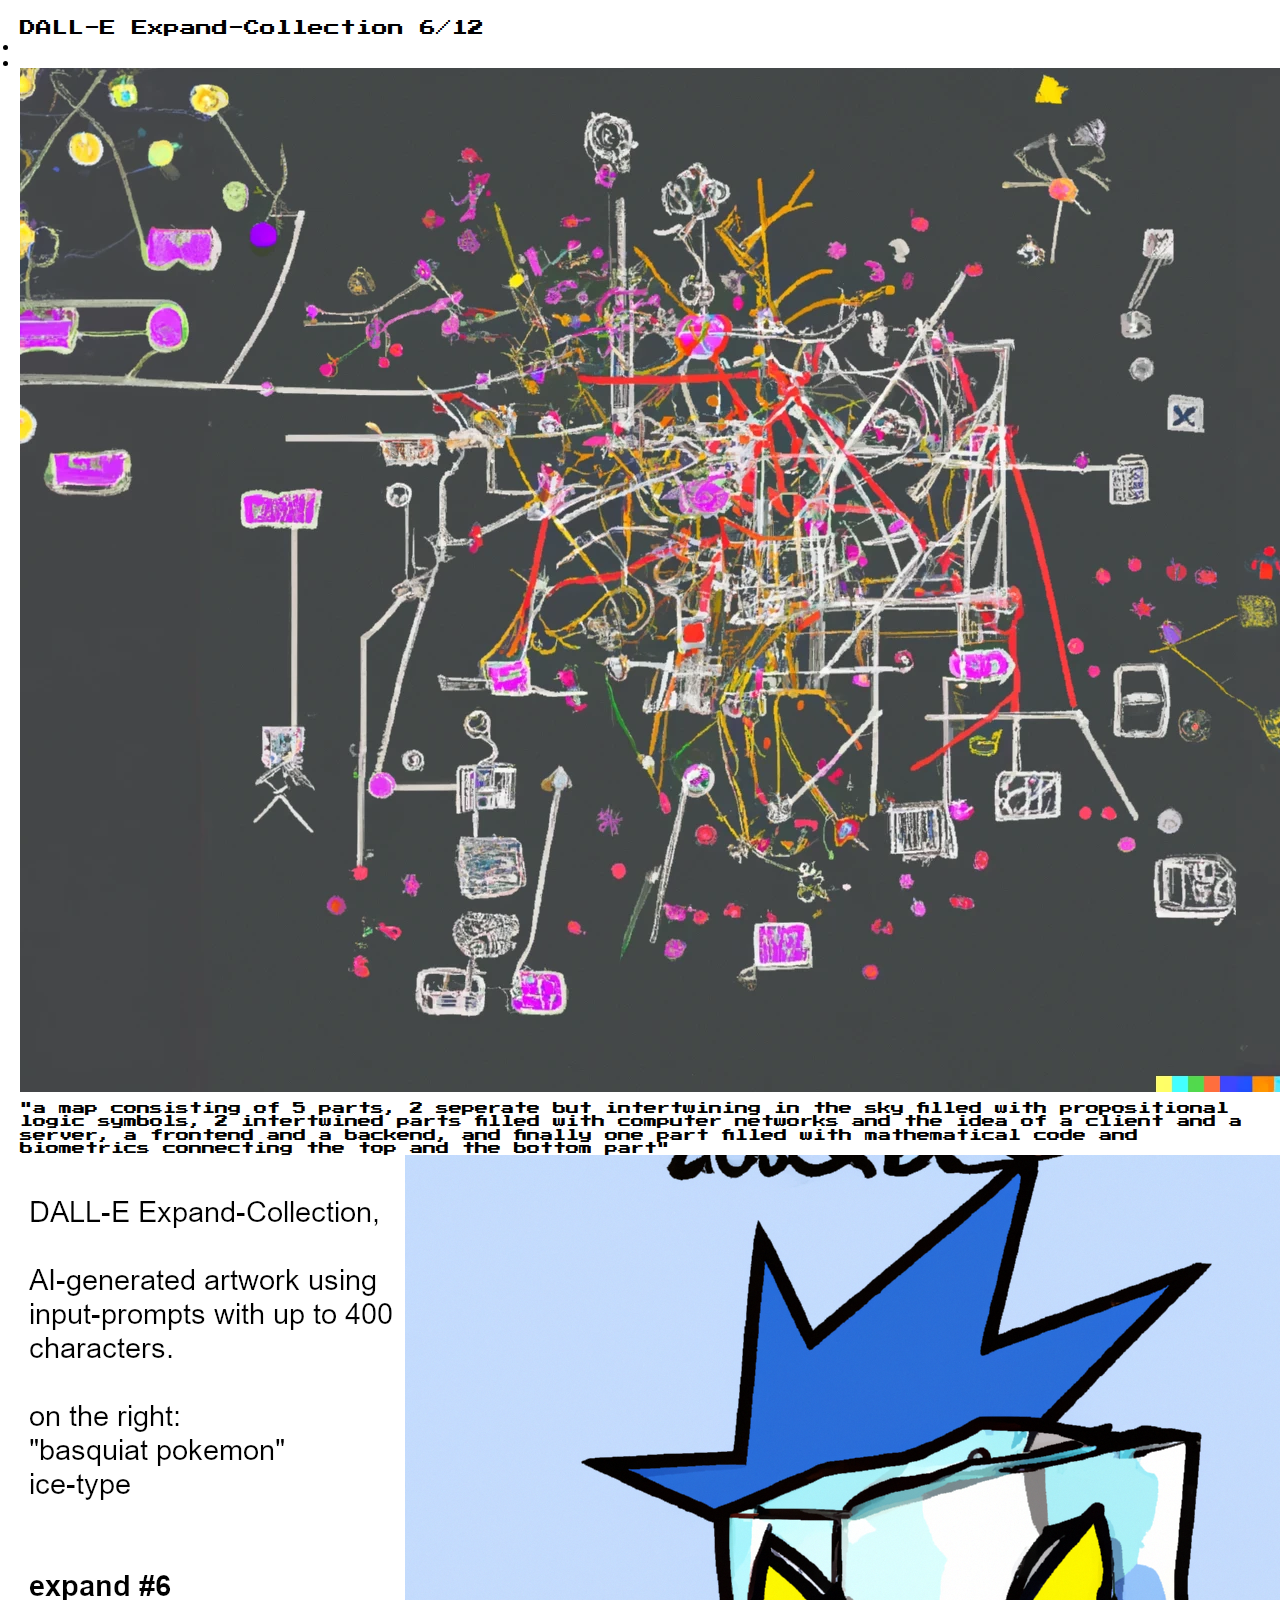
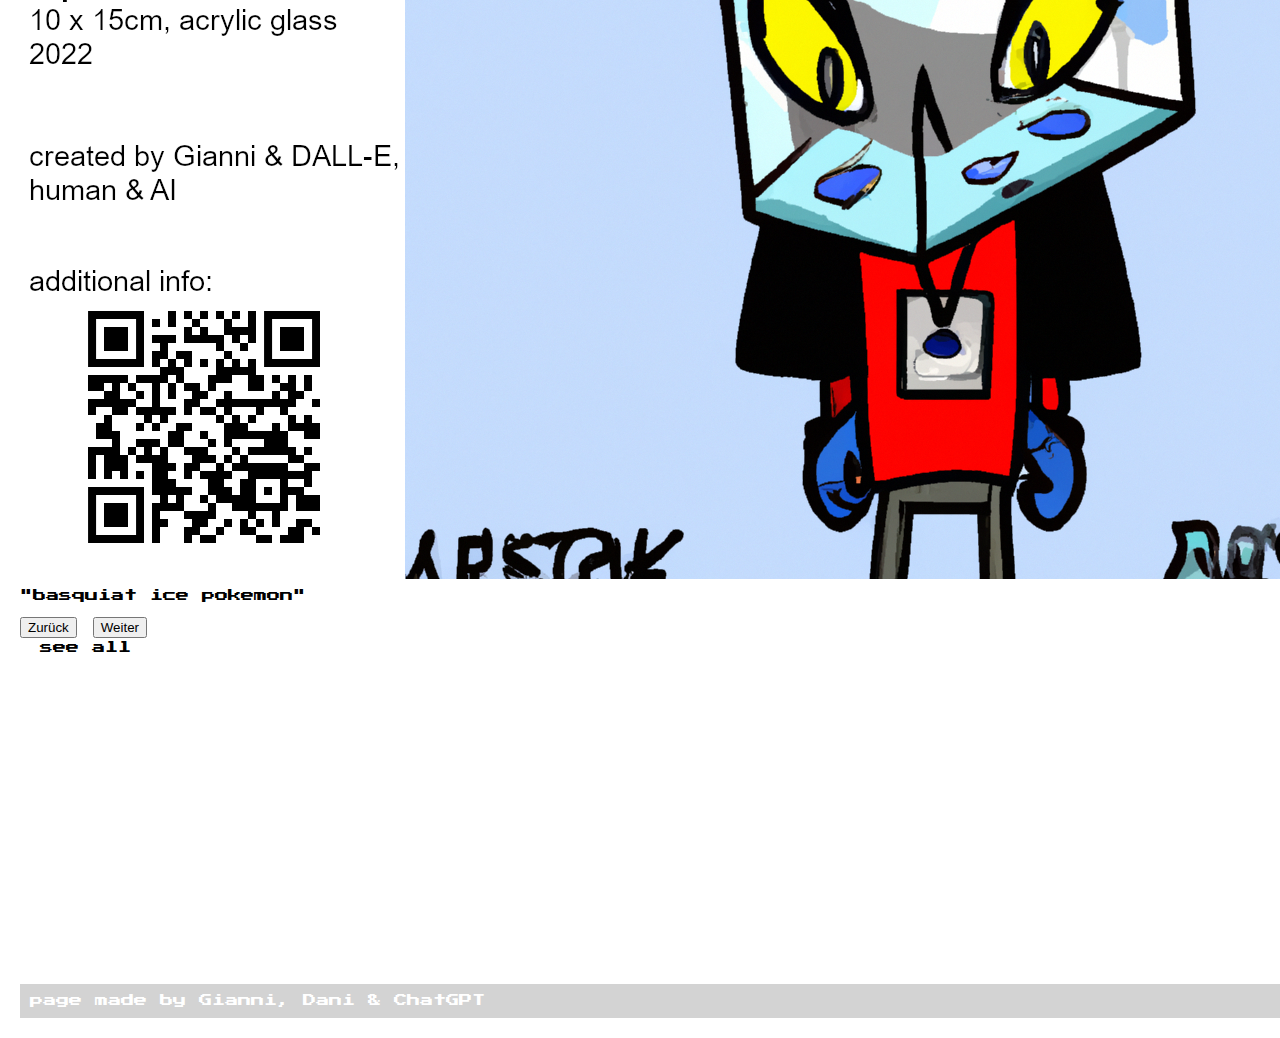
<file: 6.html>
<!doctype html>
<html lang="de">
<head>
	<title>DALL-E Expand-Collection</title>
	
	<meta charset="utf-8">
    <meta name="viewport" content="width=device-width, initial-scale=1">
	
	<!-- Bootstrap CSS -->
	<link 
	href="https://cdn.jsdelivr.net/npm/bootstrap@5.1.3/dist/css/bootstrap.min.css" 
	rel="stylesheet" 
	integrity="sha384-1BmE4kWBq78iYhFldvKuhfTAU6auU8tT94WrHftjDbrCEXSU1oBoqyl2QvZ6jIW3"
	crossorigin="anonymous">

	<!-- STYLE -->
	<link rel="preconnect" href="https://fonts.gstatic.com">
	<link href="https://fonts.googleapis.com/css2?family=Press+Start+2P&display=swap" rel="stylesheet"> 
	<link href="resources/css/reset.css" rel="stylesheet">
	<link href="resources/css/style.css" rel="stylesheet">

</head>
<body style="padding: 20px">



	<!-- Card -->
	<div class="container-fluid">
		<h1>DALL-E Expand-Collection 6/12</h1>
		<div class="card"  class="container-fluid">
			<!-- Carousel -->
			<div id="carousel-expanded" class="carousel slide" data-bs-ride="carousel">			
				
				<!-- optionaler Indikator -->
				<div class="carousel-indicators">
					<li data-bs-target="#carousel-expanded" data-bs-slide-to="0" class="active" aria-current="true" aria-label="Slide 1"></li>
					<li data-bs-target="#carousel-expanded" data-bs-slide-to="1" aria-label="Slide 2"></li>
				</div>
				
				<!-- Kern des Karussells -->
				<div class="carousel-inner">
					<div class="carousel-item active">
						<img class="card-img-top" src="resources/img/6.png" class="d-block w-100" alt="#1">
						<div class="card-text">
							<p>
							    "a map consisting of 5 parts, 2 seperate but intertwining
                                in the sky filled with propositional logic symbols, 2 intertwined parts filled
                                with computer networks and the idea of a client and a server, a frontend and a backend,
                                and finally one part filled with mathematical code and biometrics connecting the top and the bottom part"
							</p>
						</div>
					</div>
					<div class="carousel-item">
						<img class="card-img-top" src="resources/img/cards/card6.png" class="d-block w-100" alt="#2">
						<div class="card-text">
							<p>
								"basquiat ice pokemon"
								<br>
								<br>
							</p>		
						</div>
					</div>
				</div>

					<!-- optionale Controls -->
					<button class="carousel-control-prev" type="button" data-bs-target="#carousel-expanded" data-bs-slide="prev">
						<span class="carousel-control-prev-icon" aria-hidden="true"></span>
						<span class="visually-hidden">Zurück</span>
					</button>
					<button class="carousel-control-next" type="button" data-bs-target="#carousel-expanded" data-bs-slide="next">
						<span class="carousel-control-next-icon" aria-hidden="true"></span>
						<span class="visually-hidden">Weiter</span>
					</button>
			</div>
	</div>
	<!--button-->
    <a href="index.html" class="btn btn-secondary">see all</a>

	<footer>
        page made by Gianni, Dani & ChatGPT
    </footer>
	
</body>

<!-- von Bootstrap benötigtes JS -->
<script 
	src="https://cdn.jsdelivr.net/npm/bootstrap@5.1.3/dist/js/bootstrap.bundle.min.js" 
	integrity="sha384-ka7Sk0Gln4gmtz2MlQnikT1wXgYsOg+OMhuP+IlRH9sENBO0LRn5q+8nbTov4+1p" 
	crossorigin="anonymous"></script>
	
</html>
</file>
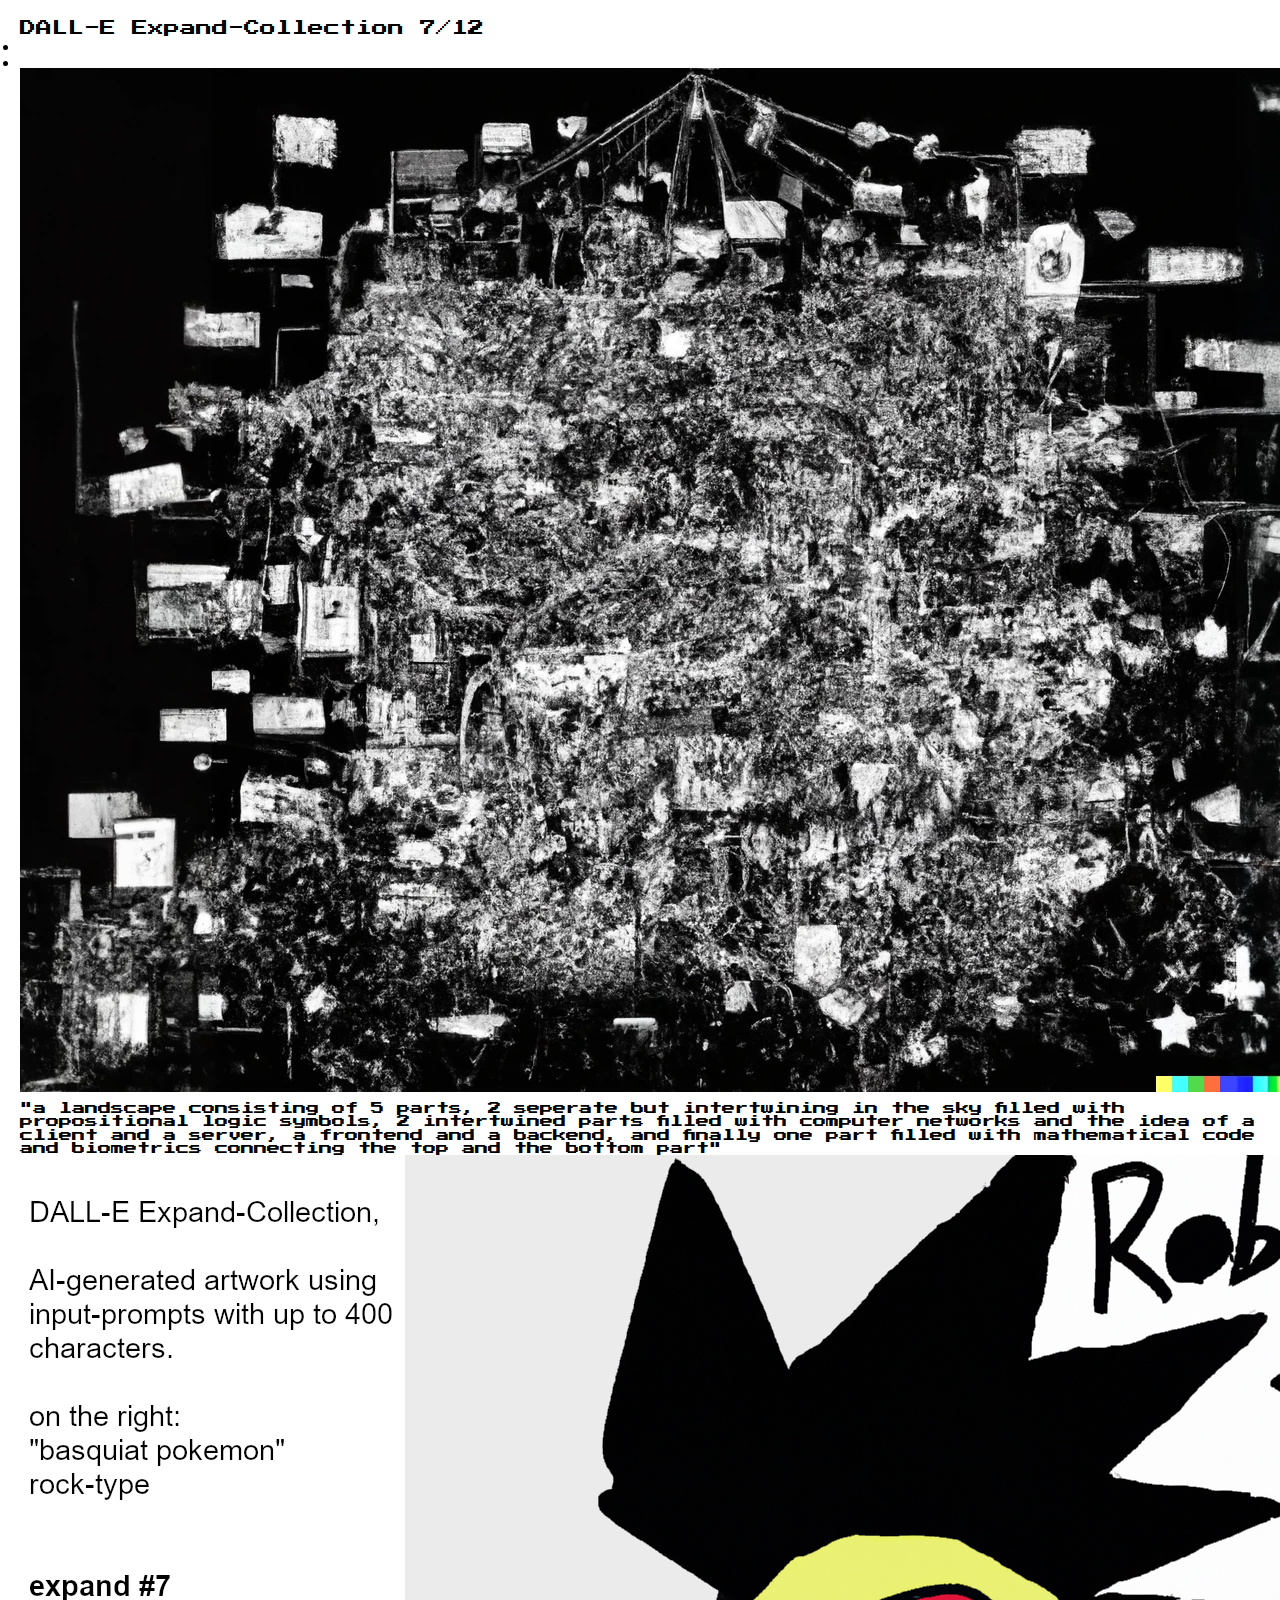
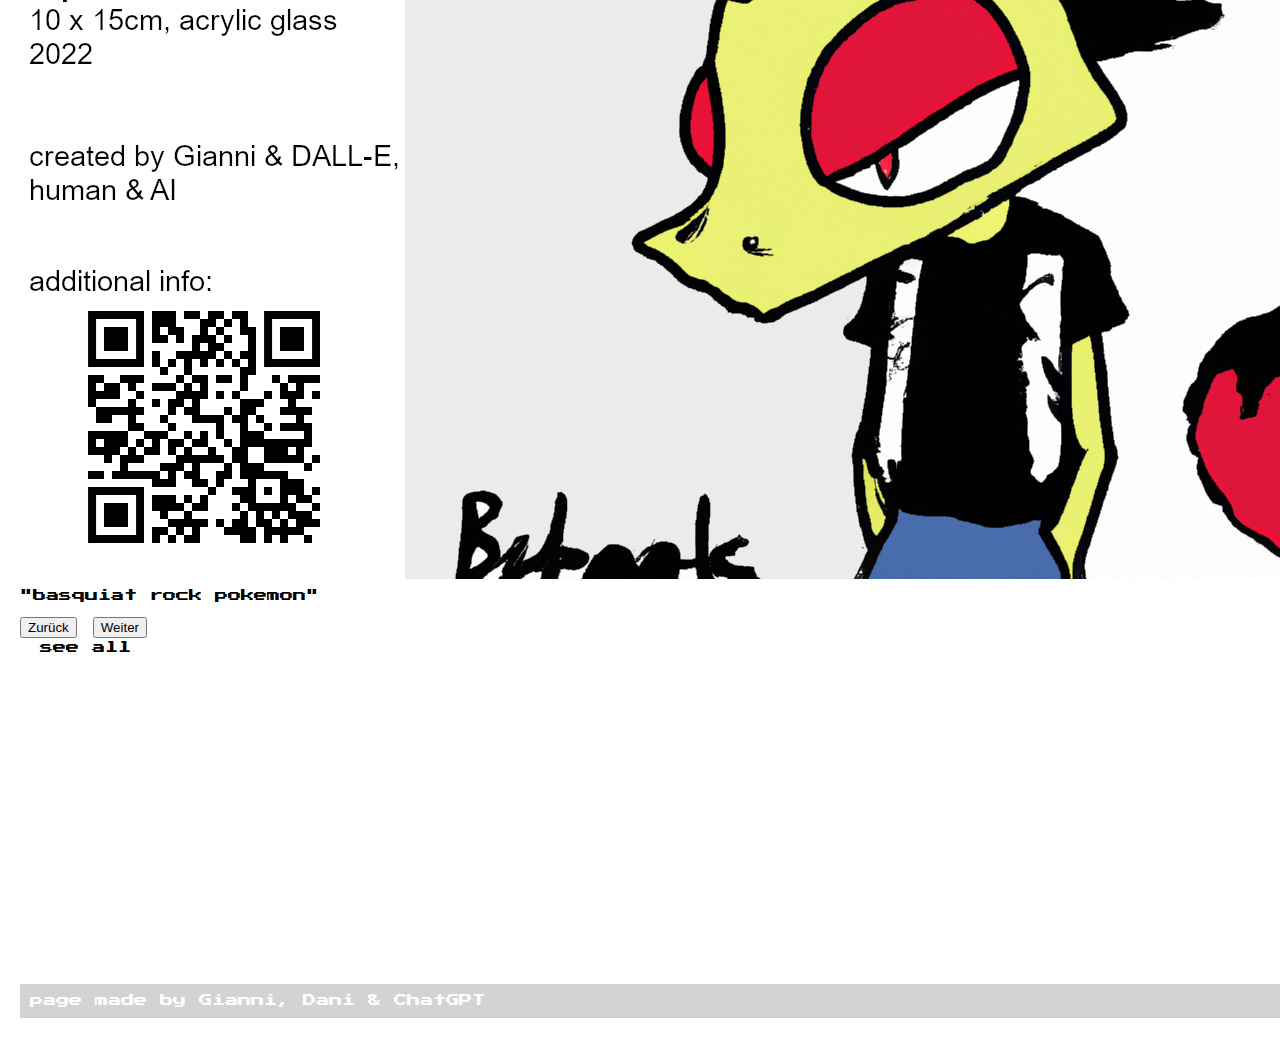
<file: 7.html>
<!doctype html>
<html lang="de">
<head>
	<title>DALL-E Expand-Collection</title>
	
	<meta charset="utf-8">
    <meta name="viewport" content="width=device-width, initial-scale=1">
	
	<!-- Bootstrap CSS -->
	<link 
	href="https://cdn.jsdelivr.net/npm/bootstrap@5.1.3/dist/css/bootstrap.min.css" 
	rel="stylesheet" 
	integrity="sha384-1BmE4kWBq78iYhFldvKuhfTAU6auU8tT94WrHftjDbrCEXSU1oBoqyl2QvZ6jIW3"
	crossorigin="anonymous">

	<!-- STYLE -->
	<link rel="preconnect" href="https://fonts.gstatic.com">
	<link href="https://fonts.googleapis.com/css2?family=Press+Start+2P&display=swap" rel="stylesheet"> 
	<link href="resources/css/reset.css" rel="stylesheet">
	<link href="resources/css/style.css" rel="stylesheet">

</head>
<body style="padding: 20px">



	<!-- Card -->
	<div class="container-fluid">
		<h1>DALL-E Expand-Collection 7/12</h1>
		<div class="card"  class="container-fluid">
			<!-- Carousel -->
			<div id="carousel-expanded" class="carousel slide" data-bs-ride="carousel">			
				
				<!-- optionaler Indikator -->
				<div class="carousel-indicators">
					<li data-bs-target="#carousel-expanded" data-bs-slide-to="0" class="active" aria-current="true" aria-label="Slide 1"></li>
					<li data-bs-target="#carousel-expanded" data-bs-slide-to="1" aria-label="Slide 2"></li>
				</div>
				
				<!-- Kern des Karussells -->
				<div class="carousel-inner">
					<div class="carousel-item active">
						<img class="card-img-top" src="resources/img/7.png" class="d-block w-100" alt="#1">
						<div class="card-text">
							<p>
							    "a landscape consisting of 5 parts, 2 seperate but intertwining
                                in the sky filled with propositional logic symbols, 2 intertwined parts filled
                                with computer networks and the idea of a client and a server, a frontend and a backend,
                                and finally one part filled with mathematical code and biometrics connecting the top and the bottom part"
							</p>
						</div>
					</div>
					<div class="carousel-item">
						<img class="card-img-top" src="resources/img/cards/card7.png" class="d-block w-100" alt="#2">
						<div class="card-text">
							<p>
								"basquiat rock pokemon"
								<br>
								<br>
							</p>		
						</div>
					</div>
				</div>

					<!-- optionale Controls -->
					<button class="carousel-control-prev" type="button" data-bs-target="#carousel-expanded" data-bs-slide="prev">
						<span class="carousel-control-prev-icon" aria-hidden="true"></span>
						<span class="visually-hidden">Zurück</span>
					</button>
					<button class="carousel-control-next" type="button" data-bs-target="#carousel-expanded" data-bs-slide="next">
						<span class="carousel-control-next-icon" aria-hidden="true"></span>
						<span class="visually-hidden">Weiter</span>
					</button>
			</div>
	</div>
	<!--button-->
    <a href="index.html" class="btn btn-secondary">see all</a>

	<footer>
        page made by Gianni, Dani & ChatGPT
    </footer>
	
</body>

<!-- von Bootstrap benötigtes JS -->
<script 
	src="https://cdn.jsdelivr.net/npm/bootstrap@5.1.3/dist/js/bootstrap.bundle.min.js" 
	integrity="sha384-ka7Sk0Gln4gmtz2MlQnikT1wXgYsOg+OMhuP+IlRH9sENBO0LRn5q+8nbTov4+1p" 
	crossorigin="anonymous"></script>
	
</html>
</file>
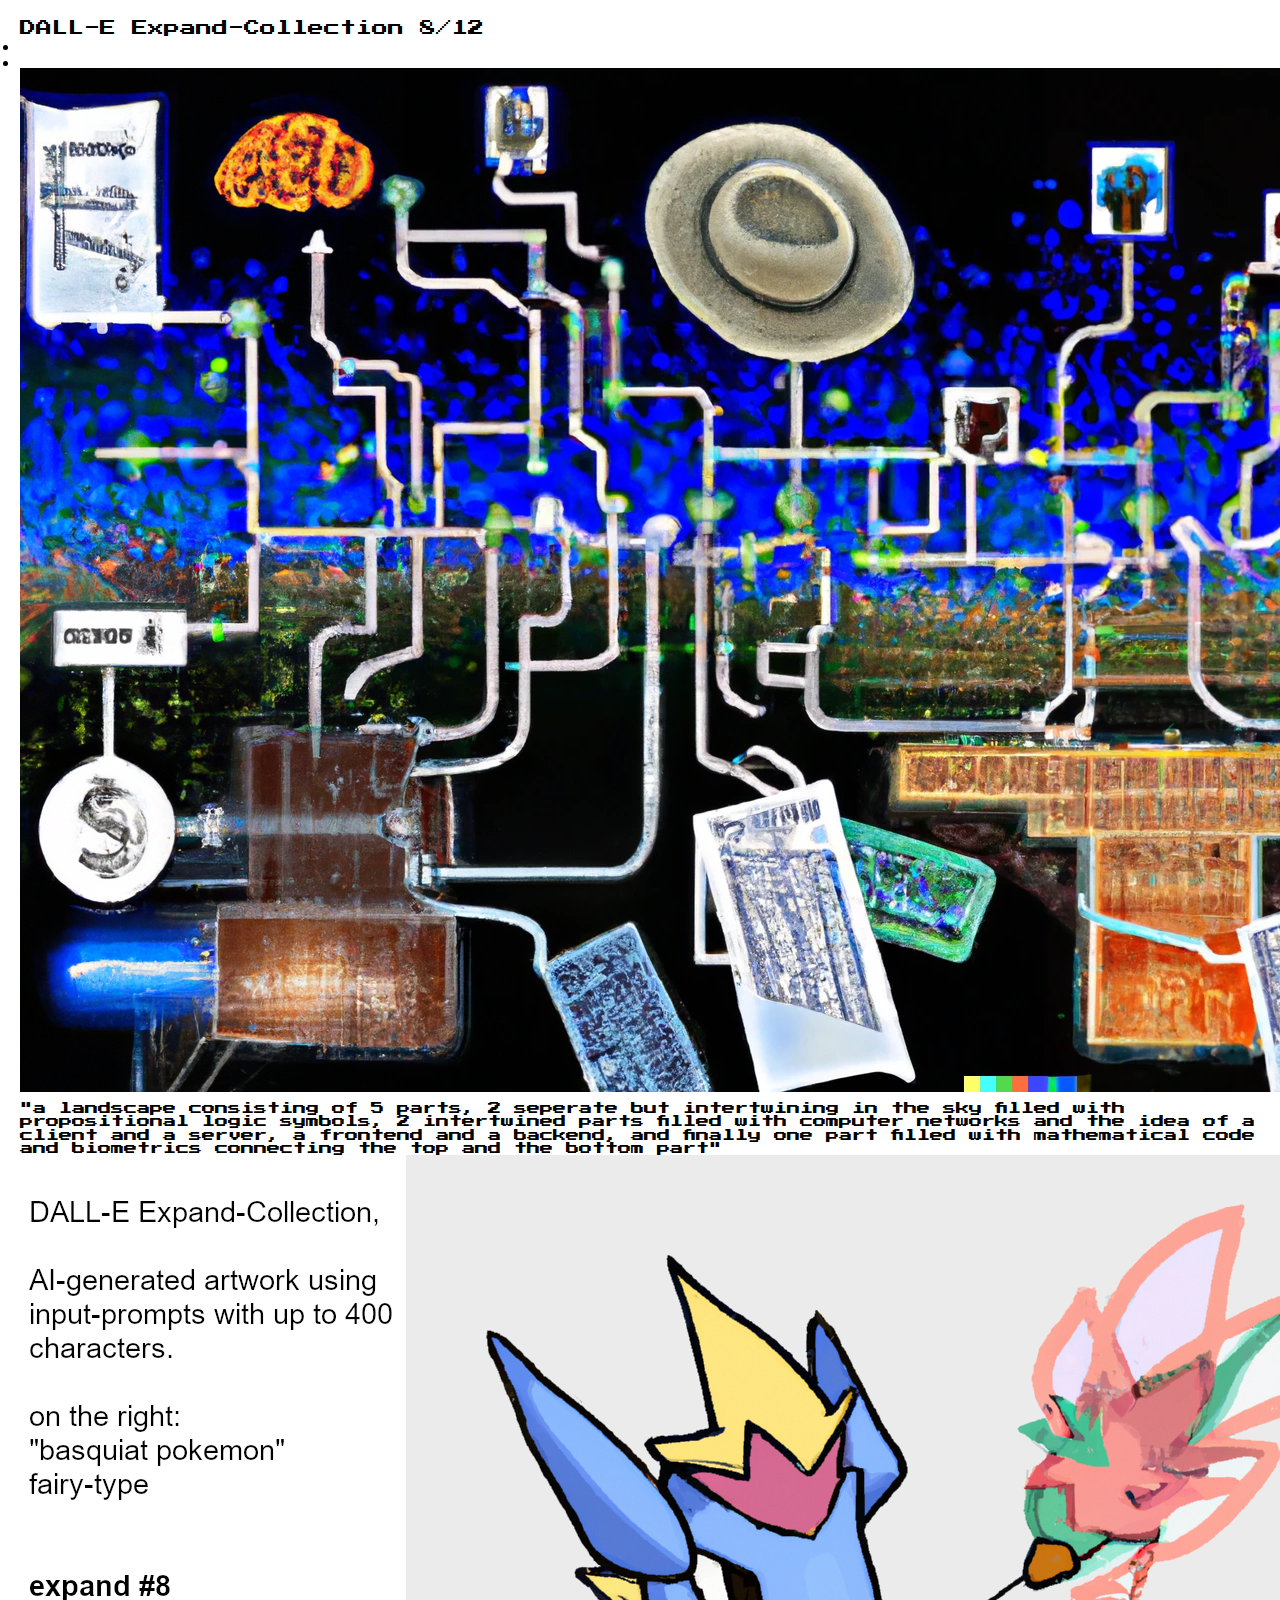
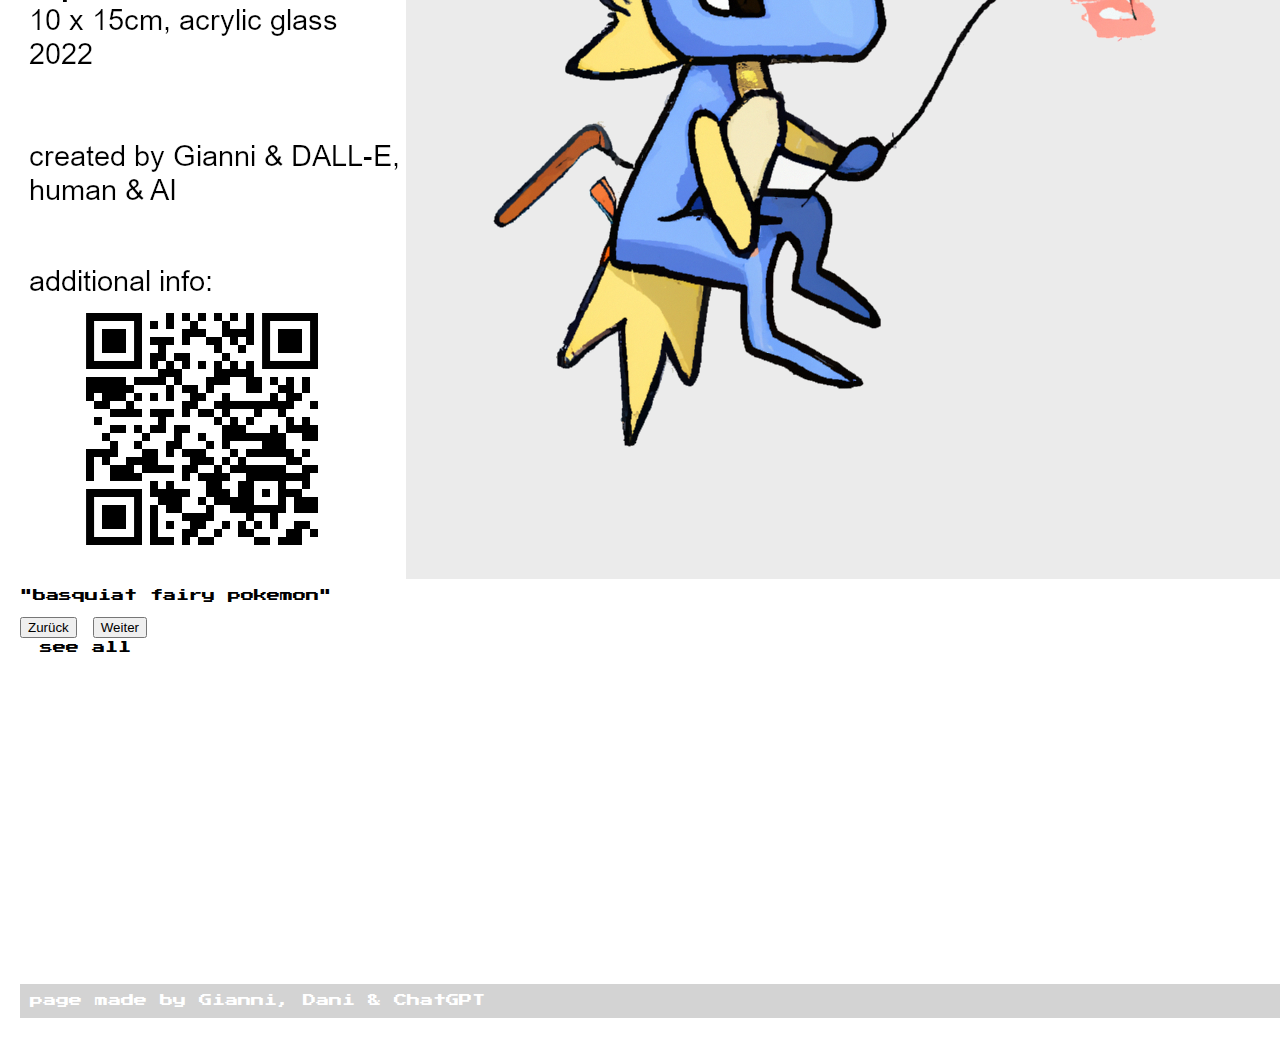
<file: 8.html>
<!doctype html>
<html lang="de">
<head>
	<title>DALL-E Expand-Collection</title>
	
	<meta charset="utf-8">
    <meta name="viewport" content="width=device-width, initial-scale=1">
	
	<!-- Bootstrap CSS -->
	<link 
	href="https://cdn.jsdelivr.net/npm/bootstrap@5.1.3/dist/css/bootstrap.min.css" 
	rel="stylesheet" 
	integrity="sha384-1BmE4kWBq78iYhFldvKuhfTAU6auU8tT94WrHftjDbrCEXSU1oBoqyl2QvZ6jIW3"
	crossorigin="anonymous">

	<!-- STYLE -->
	<link rel="preconnect" href="https://fonts.gstatic.com">
	<link href="https://fonts.googleapis.com/css2?family=Press+Start+2P&display=swap" rel="stylesheet"> 
	<link href="resources/css/reset.css" rel="stylesheet">
	<link href="resources/css/style.css" rel="stylesheet">

</head>
<body style="padding: 20px">



	<!-- Card -->
	<div class="container-fluid">
		<h1>DALL-E Expand-Collection 8/12</h1>
		<div class="card"  class="container-fluid">
			<!-- Carousel -->
			<div id="carousel-expanded" class="carousel slide" data-bs-ride="carousel">			
				
				<!-- optionaler Indikator -->
				<div class="carousel-indicators">
					<li data-bs-target="#carousel-expanded" data-bs-slide-to="0" class="active" aria-current="true" aria-label="Slide 1"></li>
					<li data-bs-target="#carousel-expanded" data-bs-slide-to="1" aria-label="Slide 2"></li>
				</div>
				
				<!-- Kern des Karussells -->
				<div class="carousel-inner">
					<div class="carousel-item active">
						<img class="card-img-top" src="resources/img/8.png" class="d-block w-100" alt="#1">
						<div class="card-text">
							<p>
							    "a landscape consisting of 5 parts, 2 seperate but intertwining
                                in the sky filled with propositional logic symbols, 2 intertwined parts filled
                                with computer networks and the idea of a client and a server, a frontend and a backend,
                                and finally one part filled with mathematical code and biometrics connecting the top and the bottom part"
							</p>
						</div>
					</div>
					<div class="carousel-item">
						<img class="card-img-top" src="resources/img/cards/card8.png" class="d-block w-100" alt="#2">
						<div class="card-text">
							<p>
								"basquiat fairy pokemon"
								<br>
								<br>
							</p>		
						</div>
					</div>
				</div>

					<!-- optionale Controls -->
					<button class="carousel-control-prev" type="button" data-bs-target="#carousel-expanded" data-bs-slide="prev">
						<span class="carousel-control-prev-icon" aria-hidden="true"></span>
						<span class="visually-hidden">Zurück</span>
					</button>
					<button class="carousel-control-next" type="button" data-bs-target="#carousel-expanded" data-bs-slide="next">
						<span class="carousel-control-next-icon" aria-hidden="true"></span>
						<span class="visually-hidden">Weiter</span>
					</button>
			</div>
	</div>
	<!--button-->
    <a href="index.html" class="btn btn-secondary">see all</a>

	<footer>
        page made by Gianni, Dani & ChatGPT
    </footer>
	
</body>

<!-- von Bootstrap benötigtes JS -->
<script 
	src="https://cdn.jsdelivr.net/npm/bootstrap@5.1.3/dist/js/bootstrap.bundle.min.js" 
	integrity="sha384-ka7Sk0Gln4gmtz2MlQnikT1wXgYsOg+OMhuP+IlRH9sENBO0LRn5q+8nbTov4+1p" 
	crossorigin="anonymous"></script>
	
</html>
</file>
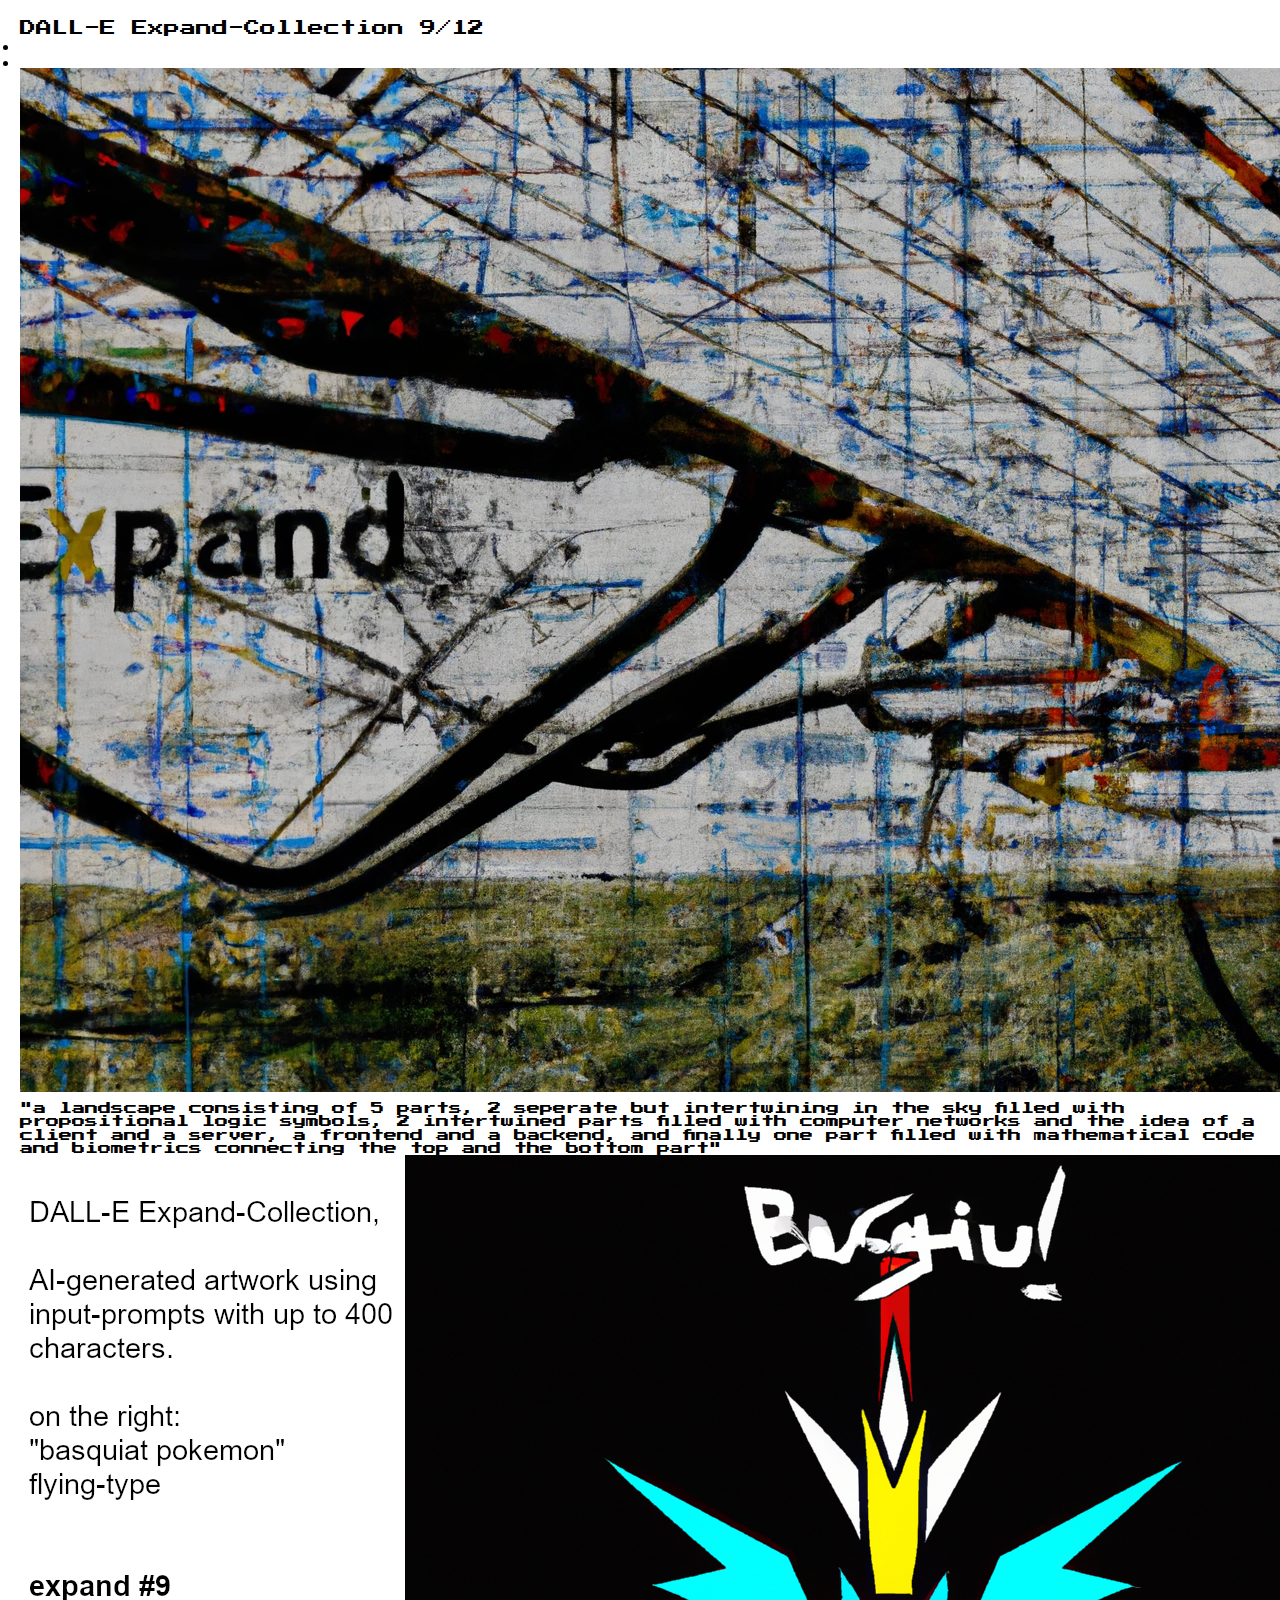
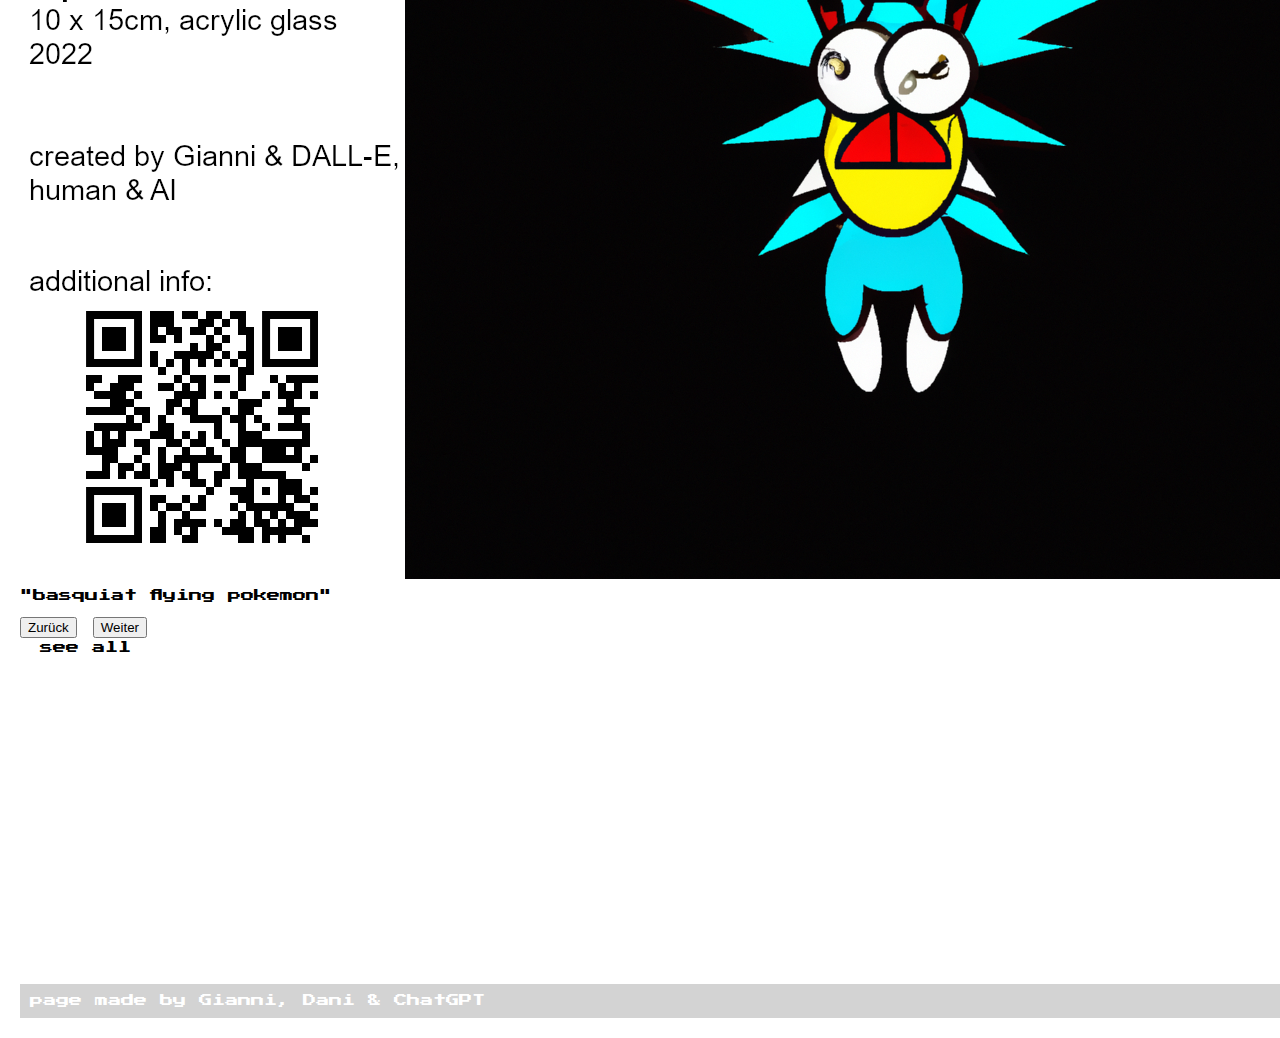
<file: 9.html>
<!doctype html>
<html lang="de">
<head>
	<title>DALL-E Expand-Collection</title>
	
	<meta charset="utf-8">
    <meta name="viewport" content="width=device-width, initial-scale=1">
	
	<!-- Bootstrap CSS -->
	<link 
	href="https://cdn.jsdelivr.net/npm/bootstrap@5.1.3/dist/css/bootstrap.min.css" 
	rel="stylesheet" 
	integrity="sha384-1BmE4kWBq78iYhFldvKuhfTAU6auU8tT94WrHftjDbrCEXSU1oBoqyl2QvZ6jIW3"
	crossorigin="anonymous">

	<!-- STYLE -->
	<link rel="preconnect" href="https://fonts.gstatic.com">
	<link href="https://fonts.googleapis.com/css2?family=Press+Start+2P&display=swap" rel="stylesheet"> 
	<link href="resources/css/reset.css" rel="stylesheet">
	<link href="resources/css/style.css" rel="stylesheet">

</head>
<body style="padding: 20px">



	<!-- Card -->
	<div class="container-fluid">
		<h1>DALL-E Expand-Collection 9/12</h1>
		<div class="card"  class="container-fluid">
			<!-- Carousel -->
			<div id="carousel-expanded" class="carousel slide" data-bs-ride="carousel">			
				
				<!-- optionaler Indikator -->
				<div class="carousel-indicators">
					<li data-bs-target="#carousel-expanded" data-bs-slide-to="0" class="active" aria-current="true" aria-label="Slide 1"></li>
					<li data-bs-target="#carousel-expanded" data-bs-slide-to="1" aria-label="Slide 2"></li>
				</div>
				
				<!-- Kern des Karussells -->
				<div class="carousel-inner">
					<div class="carousel-item active">
						<img class="card-img-top" src="resources/img/9.png" class="d-block w-100" alt="#1">
						<div class="card-text">
							<p>
							    "a landscape consisting of 5 parts, 2 seperate but intertwining
                                in the sky filled with propositional logic symbols, 2 intertwined parts filled
                                with computer networks and the idea of a client and a server, a frontend and a backend,
                                and finally one part filled with mathematical code and biometrics connecting the top and the bottom part"
							</p>
						</div>
					</div>
					<div class="carousel-item">
						<img class="card-img-top" src="resources/img/cards/card9.png" class="d-block w-100" alt="#2">
						<div class="card-text">
							<p>
								"basquiat flying pokemon"
								<br>
								<br>
							</p>		
						</div>
					</div>
				</div>

					<!-- optionale Controls -->
					<button class="carousel-control-prev" type="button" data-bs-target="#carousel-expanded" data-bs-slide="prev">
						<span class="carousel-control-prev-icon" aria-hidden="true"></span>
						<span class="visually-hidden">Zurück</span>
					</button>
					<button class="carousel-control-next" type="button" data-bs-target="#carousel-expanded" data-bs-slide="next">
						<span class="carousel-control-next-icon" aria-hidden="true"></span>
						<span class="visually-hidden">Weiter</span>
					</button>
			</div>
	</div>
	<!--button-->
    <a href="index.html" class="btn btn-secondary">see all</a>

	<footer>
        page made by Gianni, Dani & ChatGPT
    </footer>
	
</body>

<!-- von Bootstrap benötigtes JS -->
<script 
	src="https://cdn.jsdelivr.net/npm/bootstrap@5.1.3/dist/js/bootstrap.bundle.min.js" 
	integrity="sha384-ka7Sk0Gln4gmtz2MlQnikT1wXgYsOg+OMhuP+IlRH9sENBO0LRn5q+8nbTov4+1p" 
	crossorigin="anonymous"></script>
	
</html>
</file>
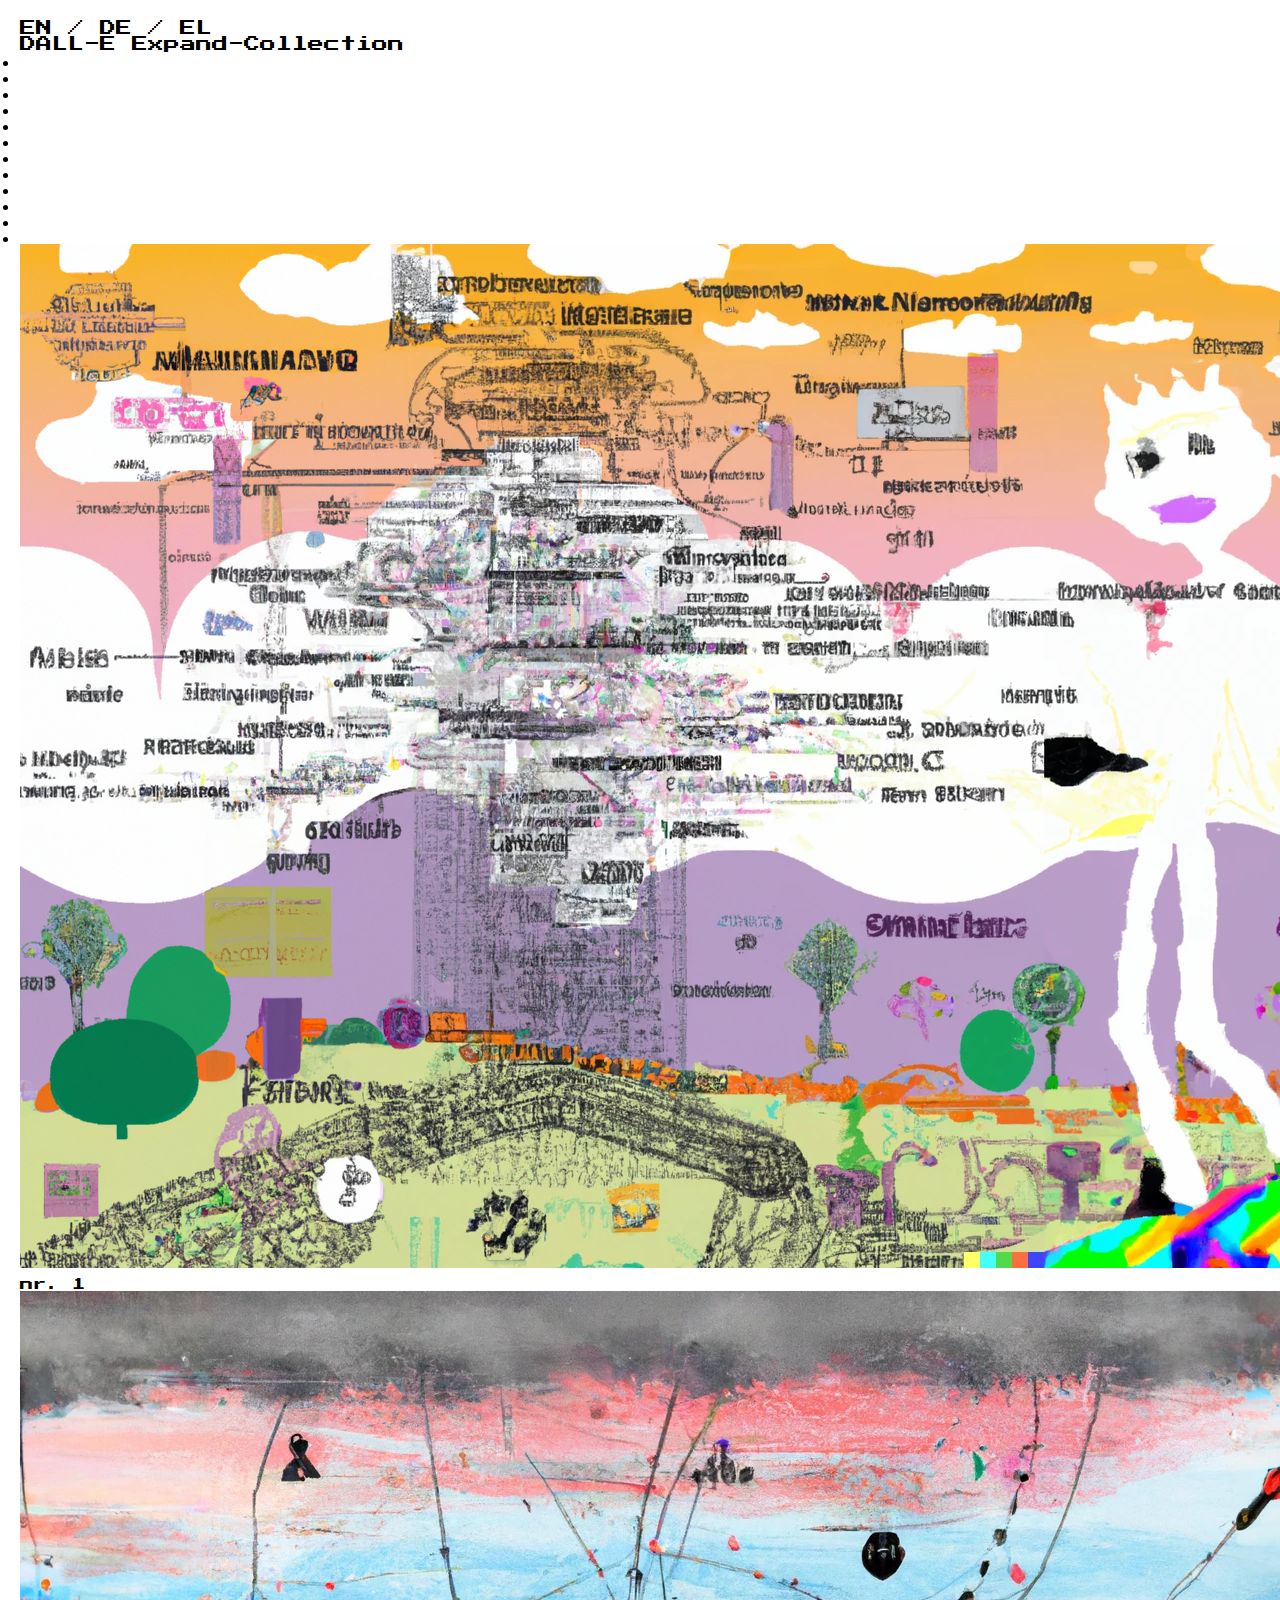
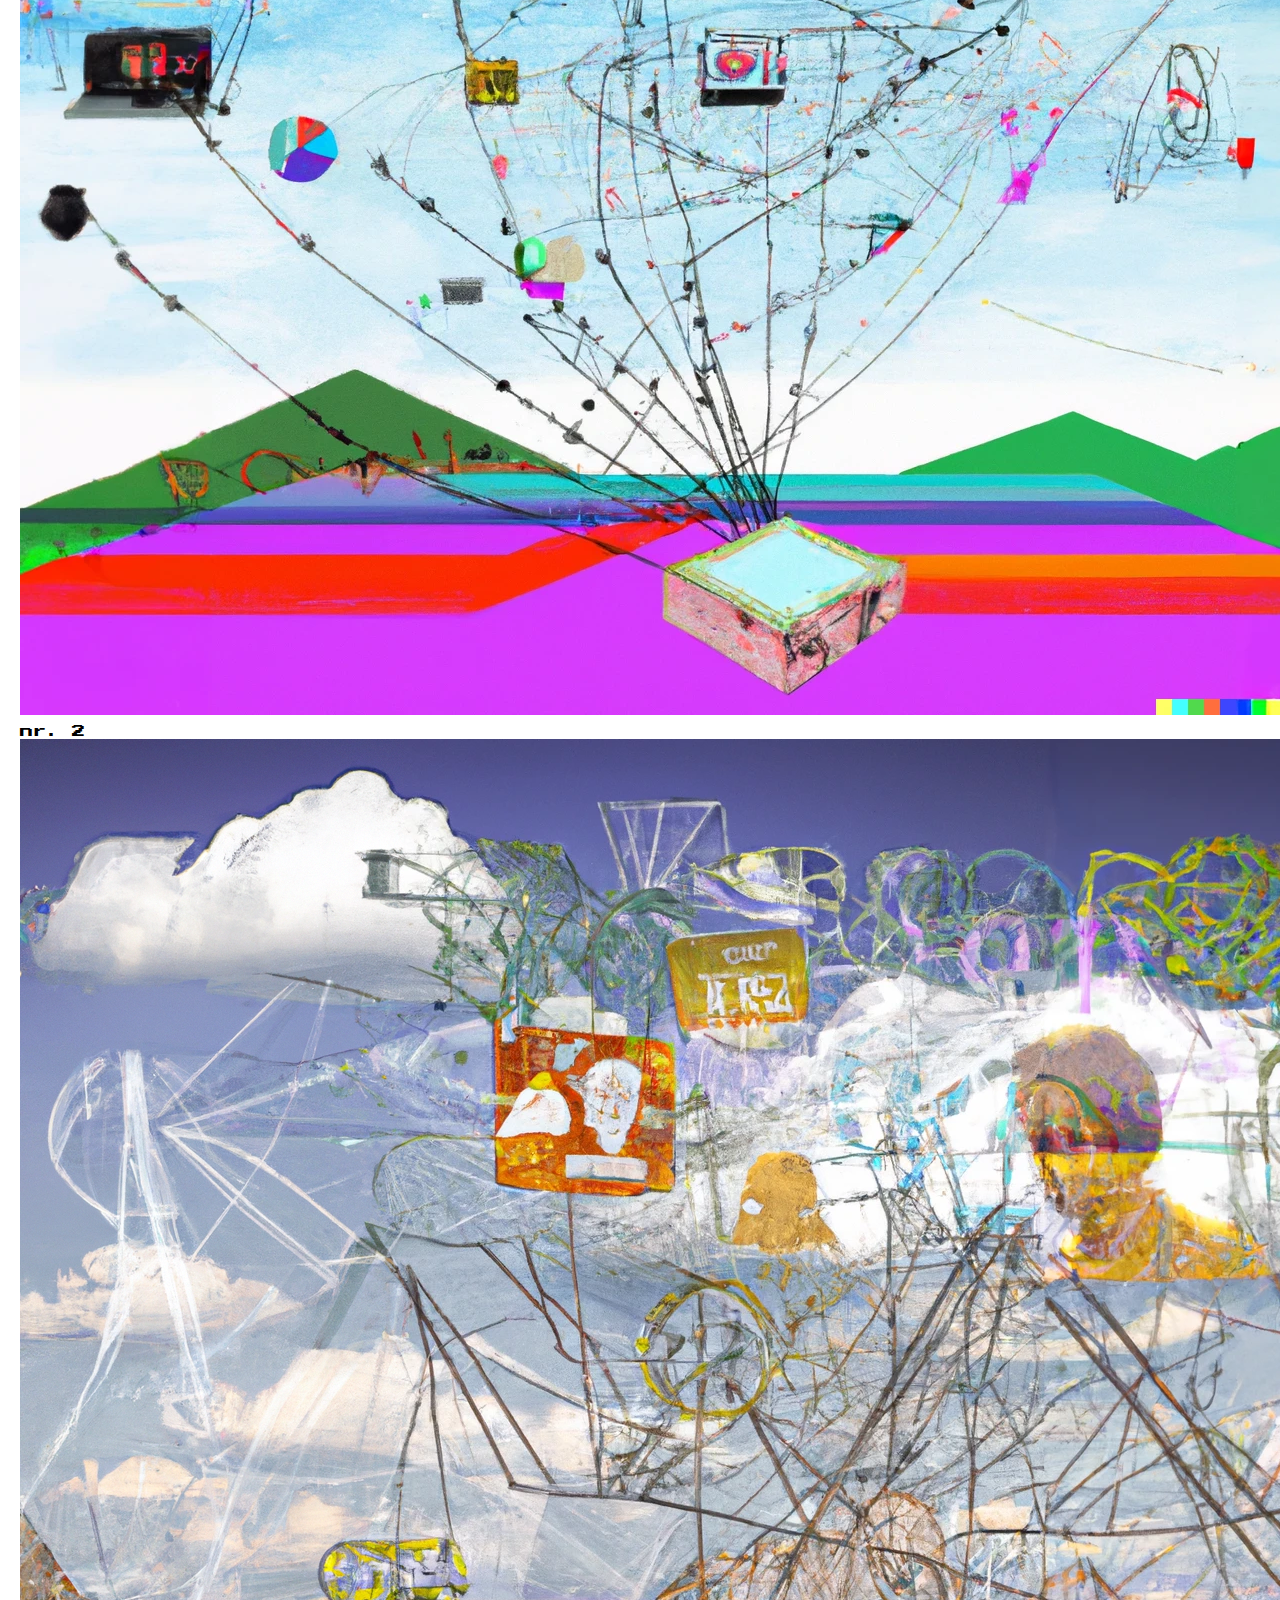
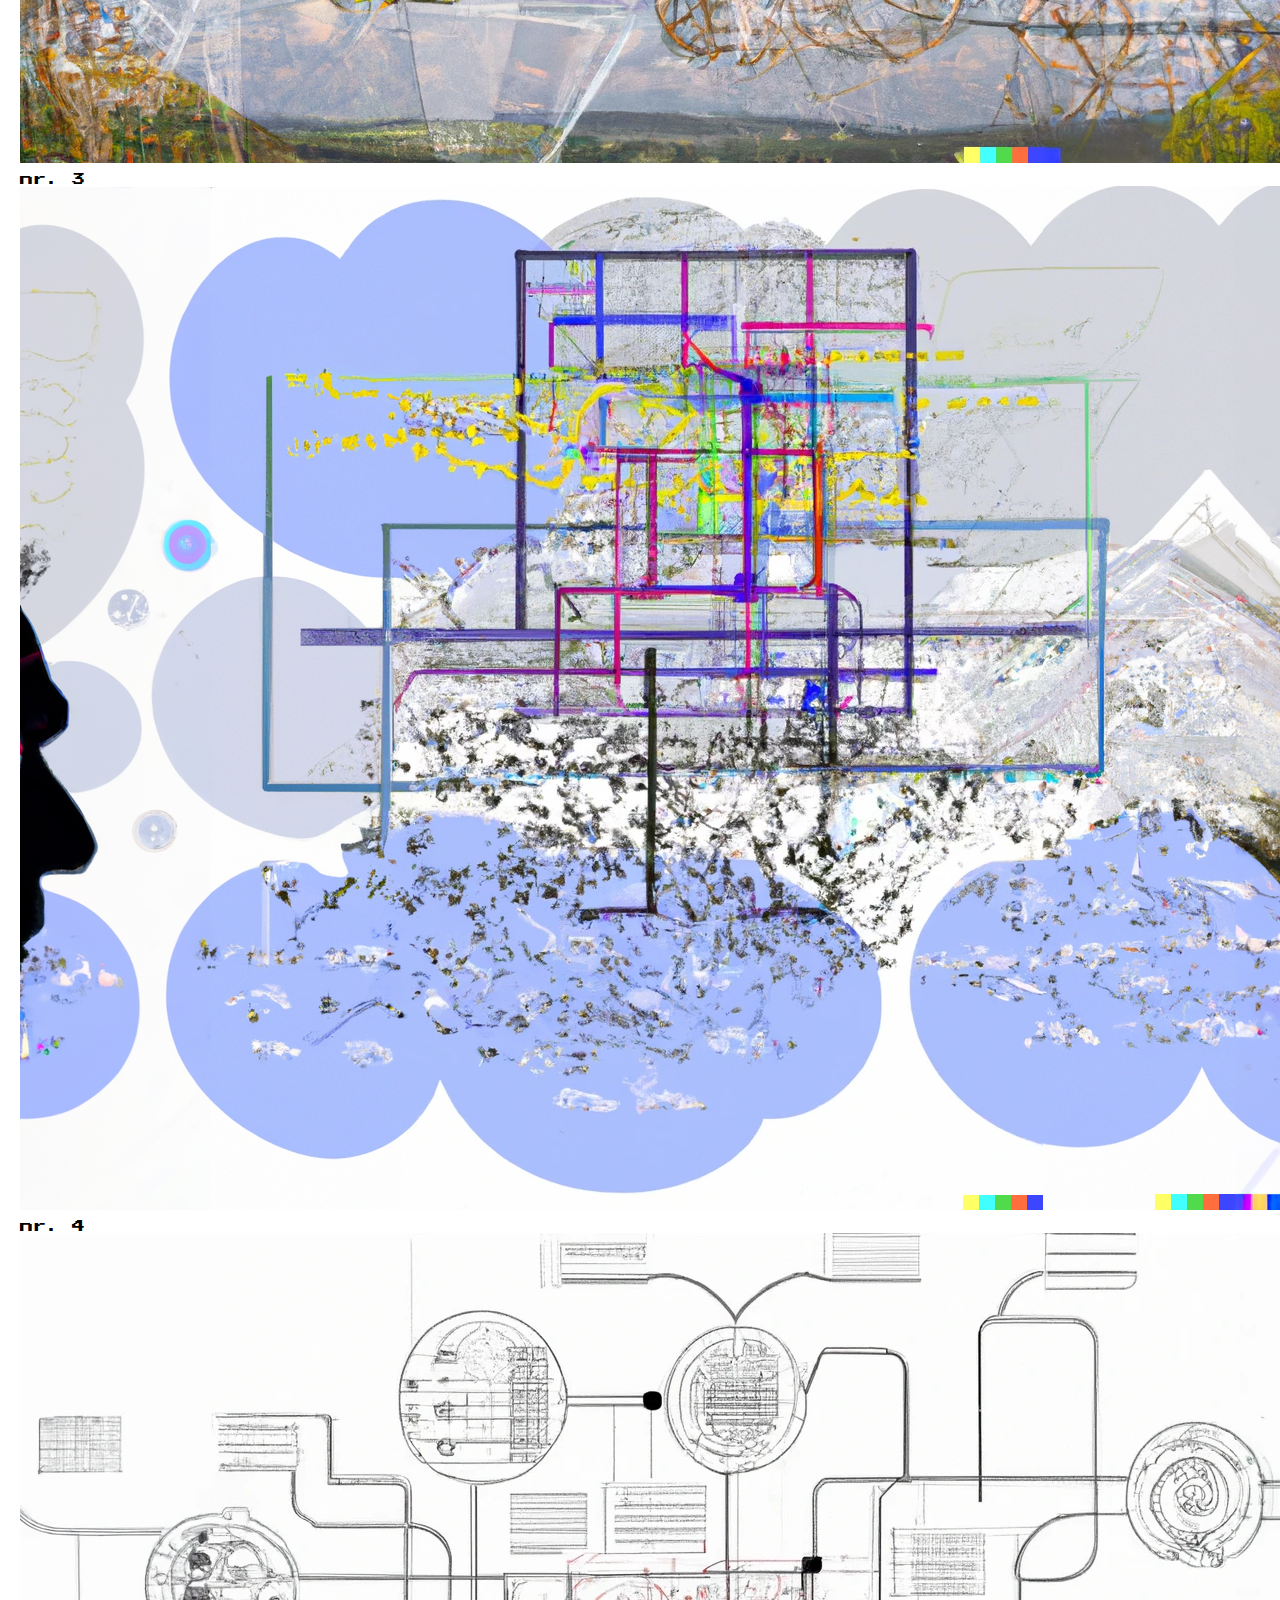
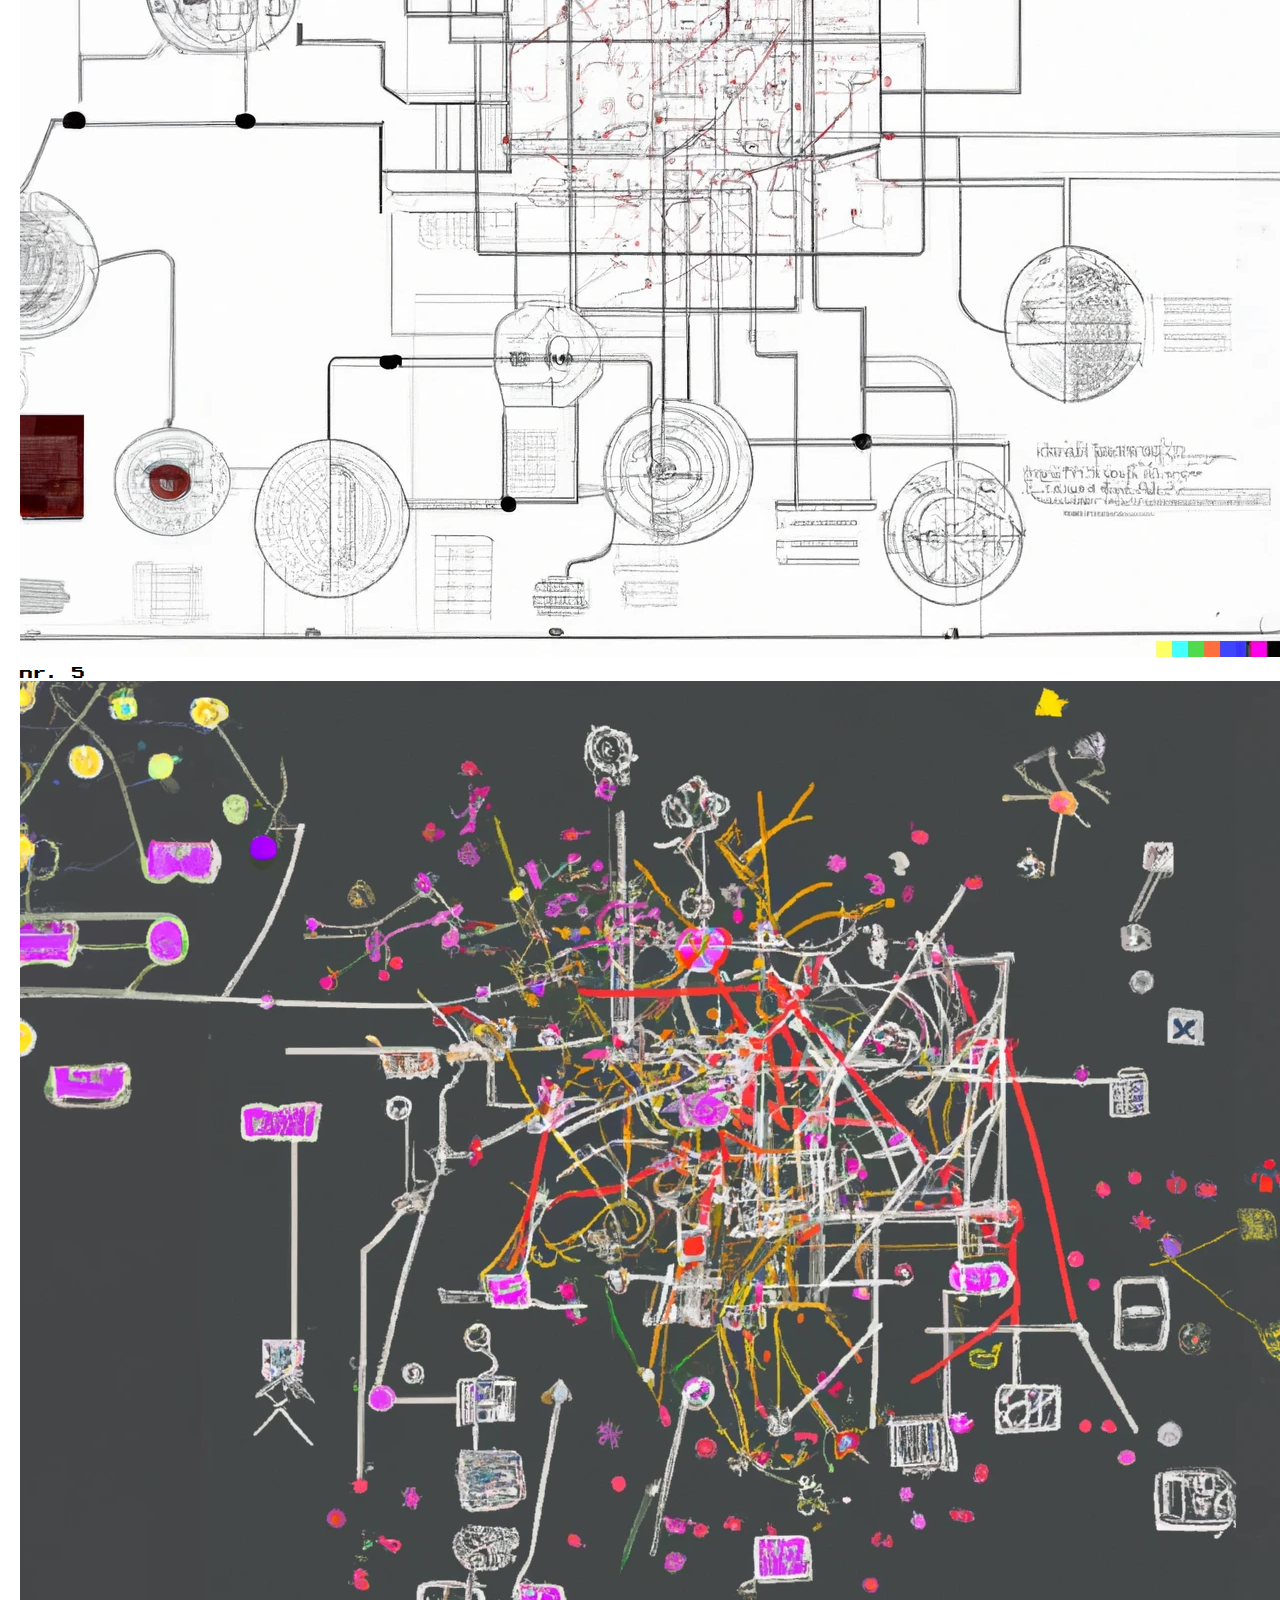
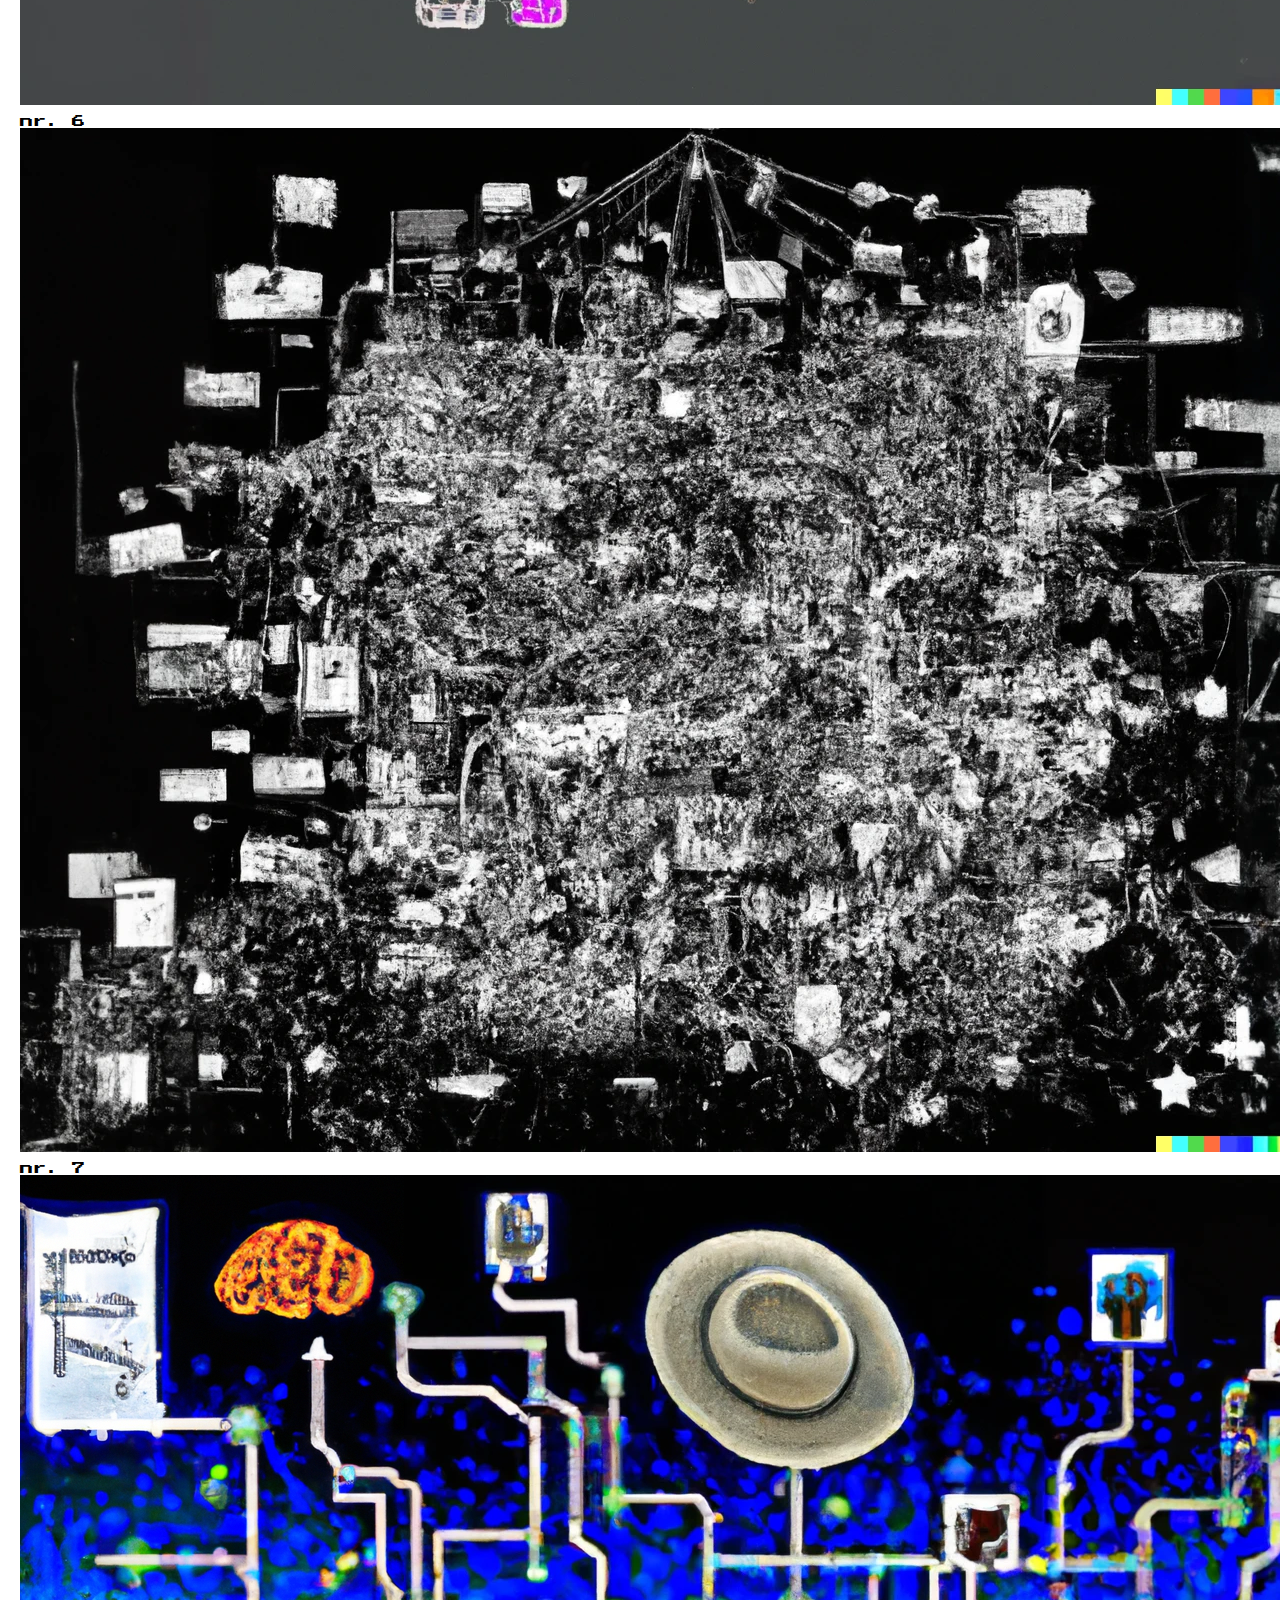
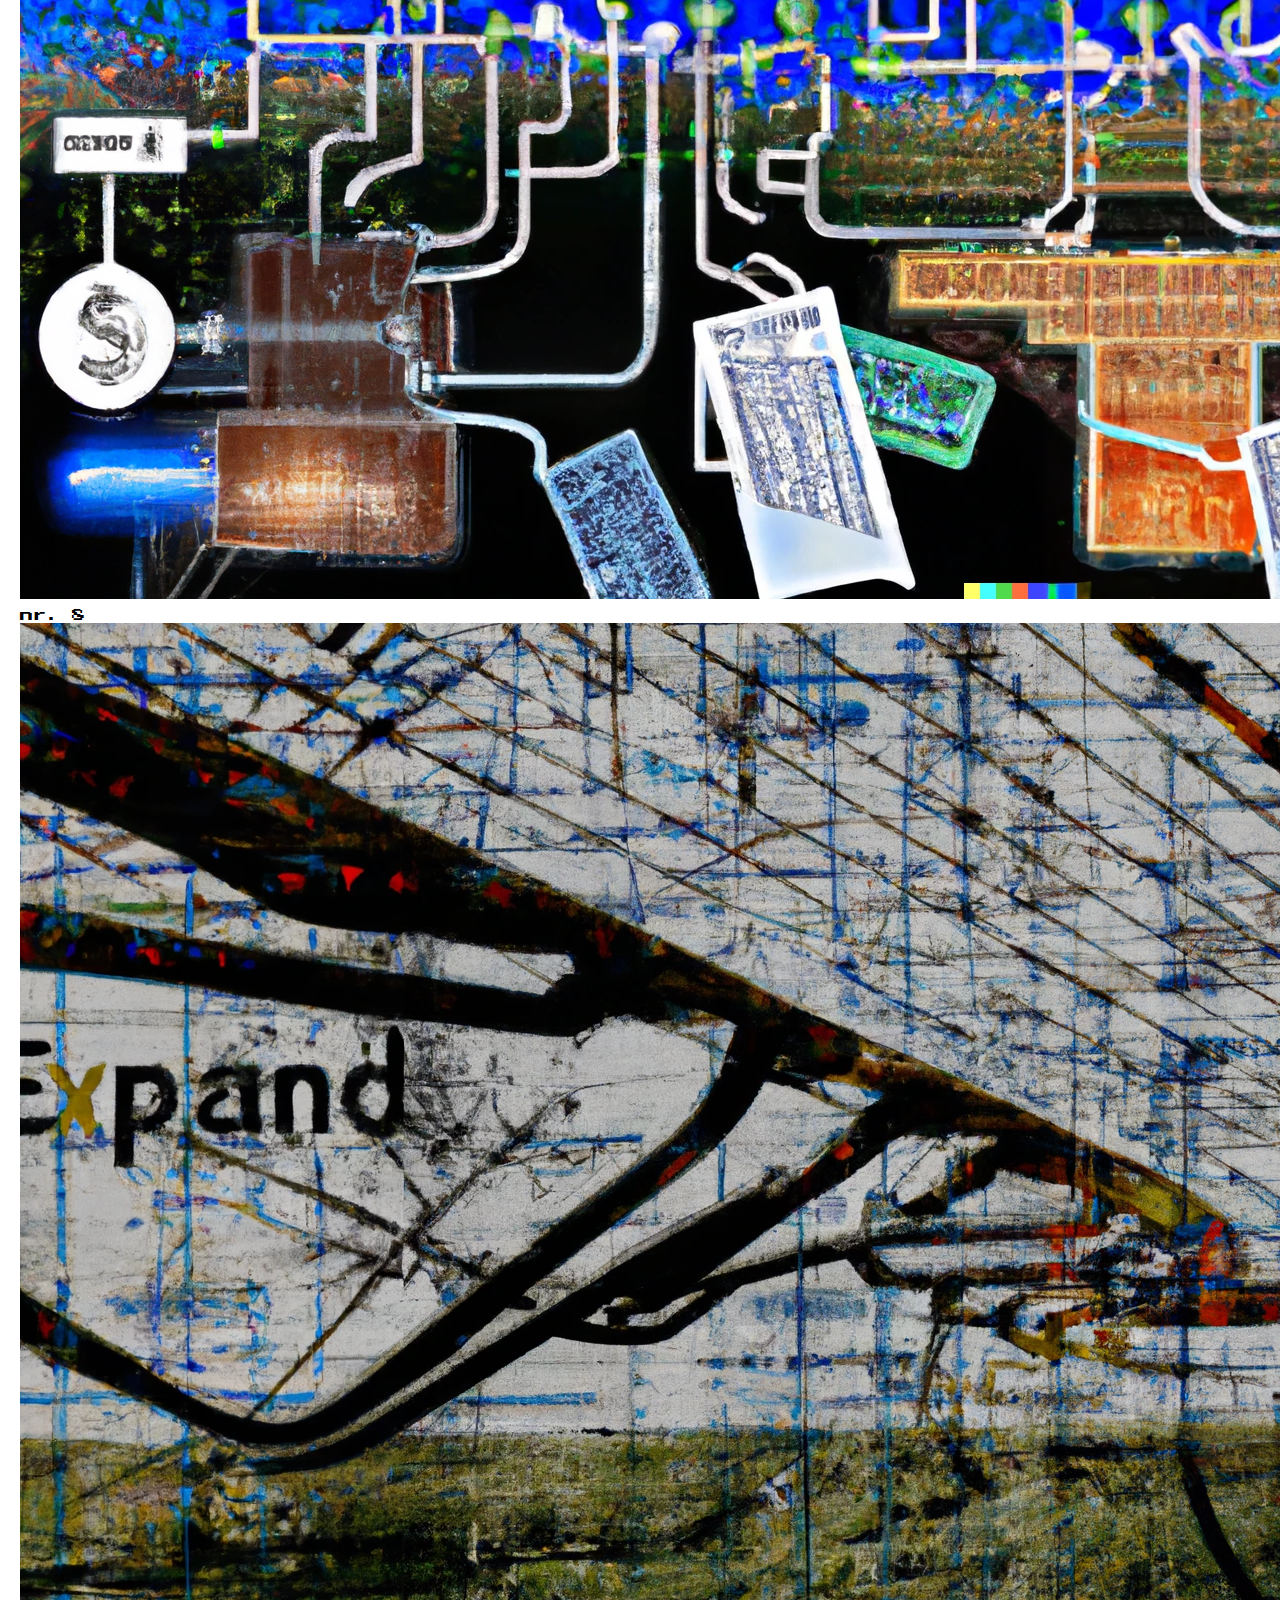
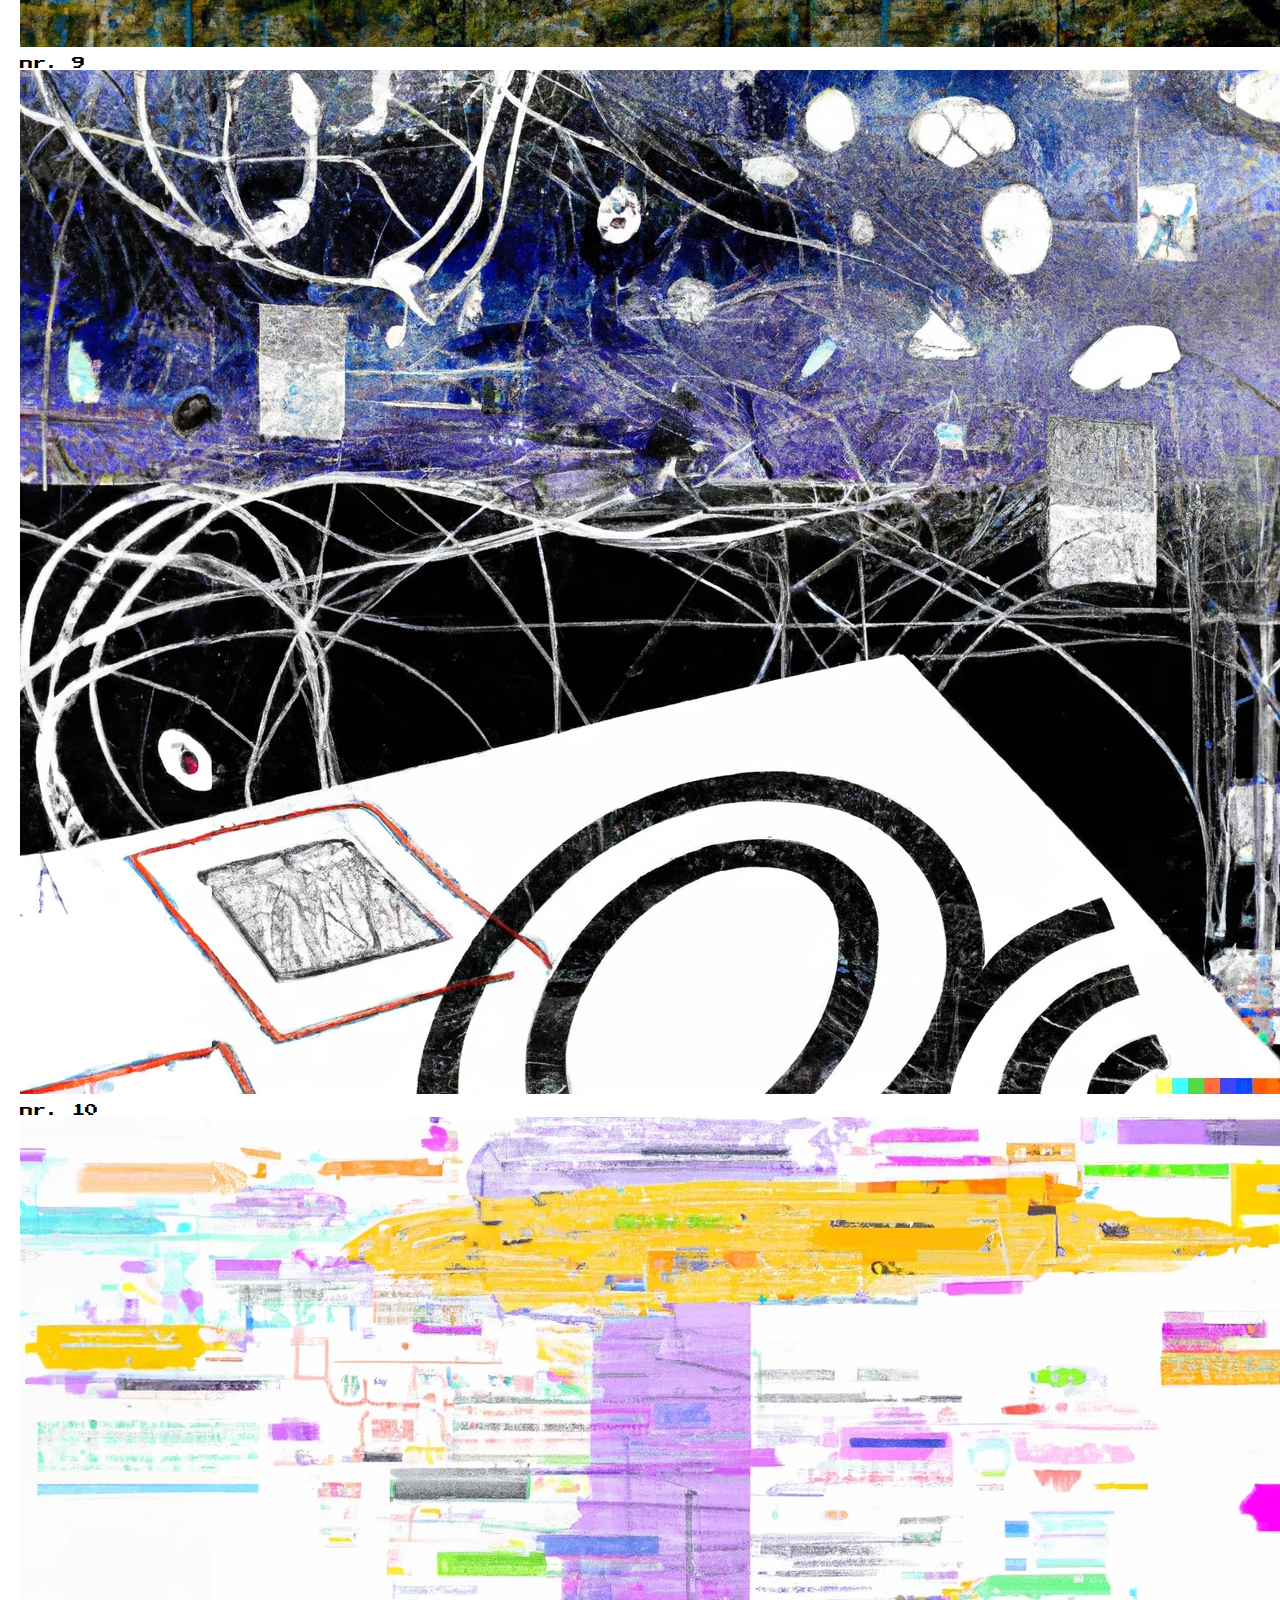
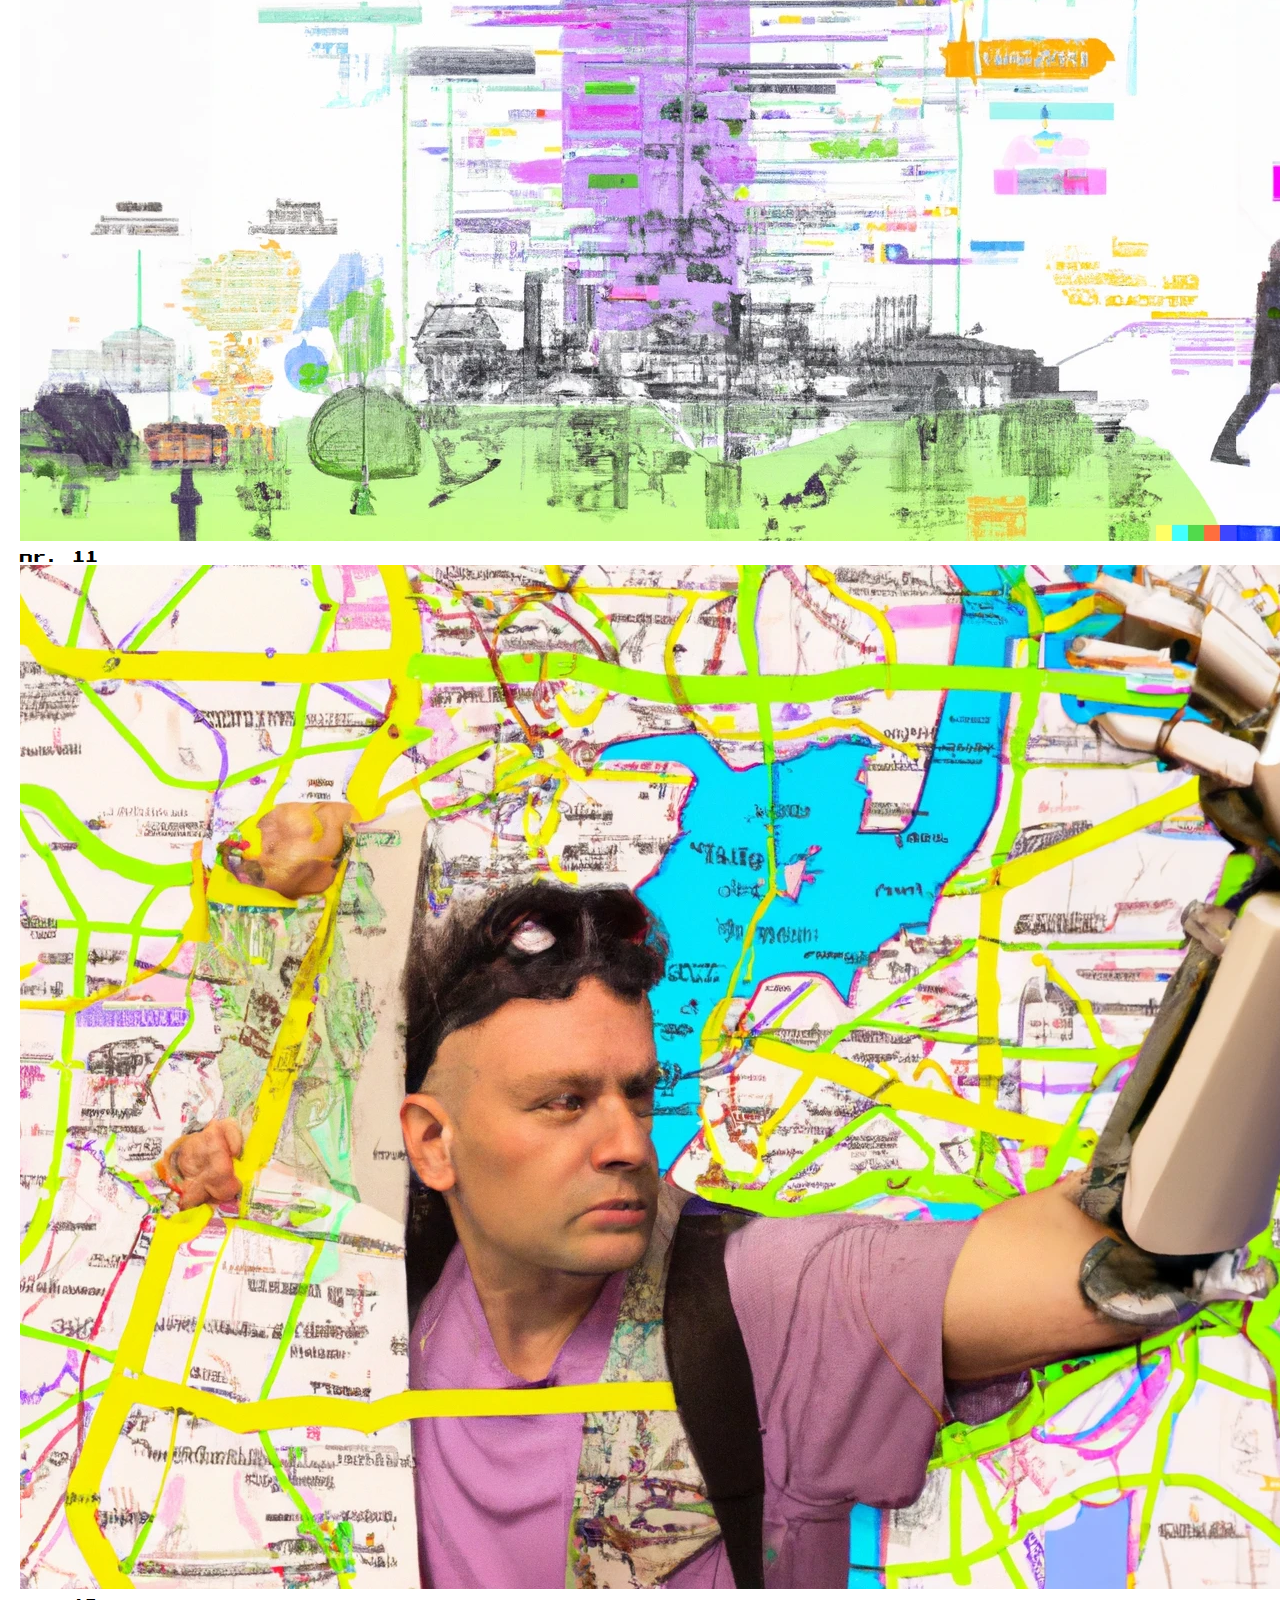
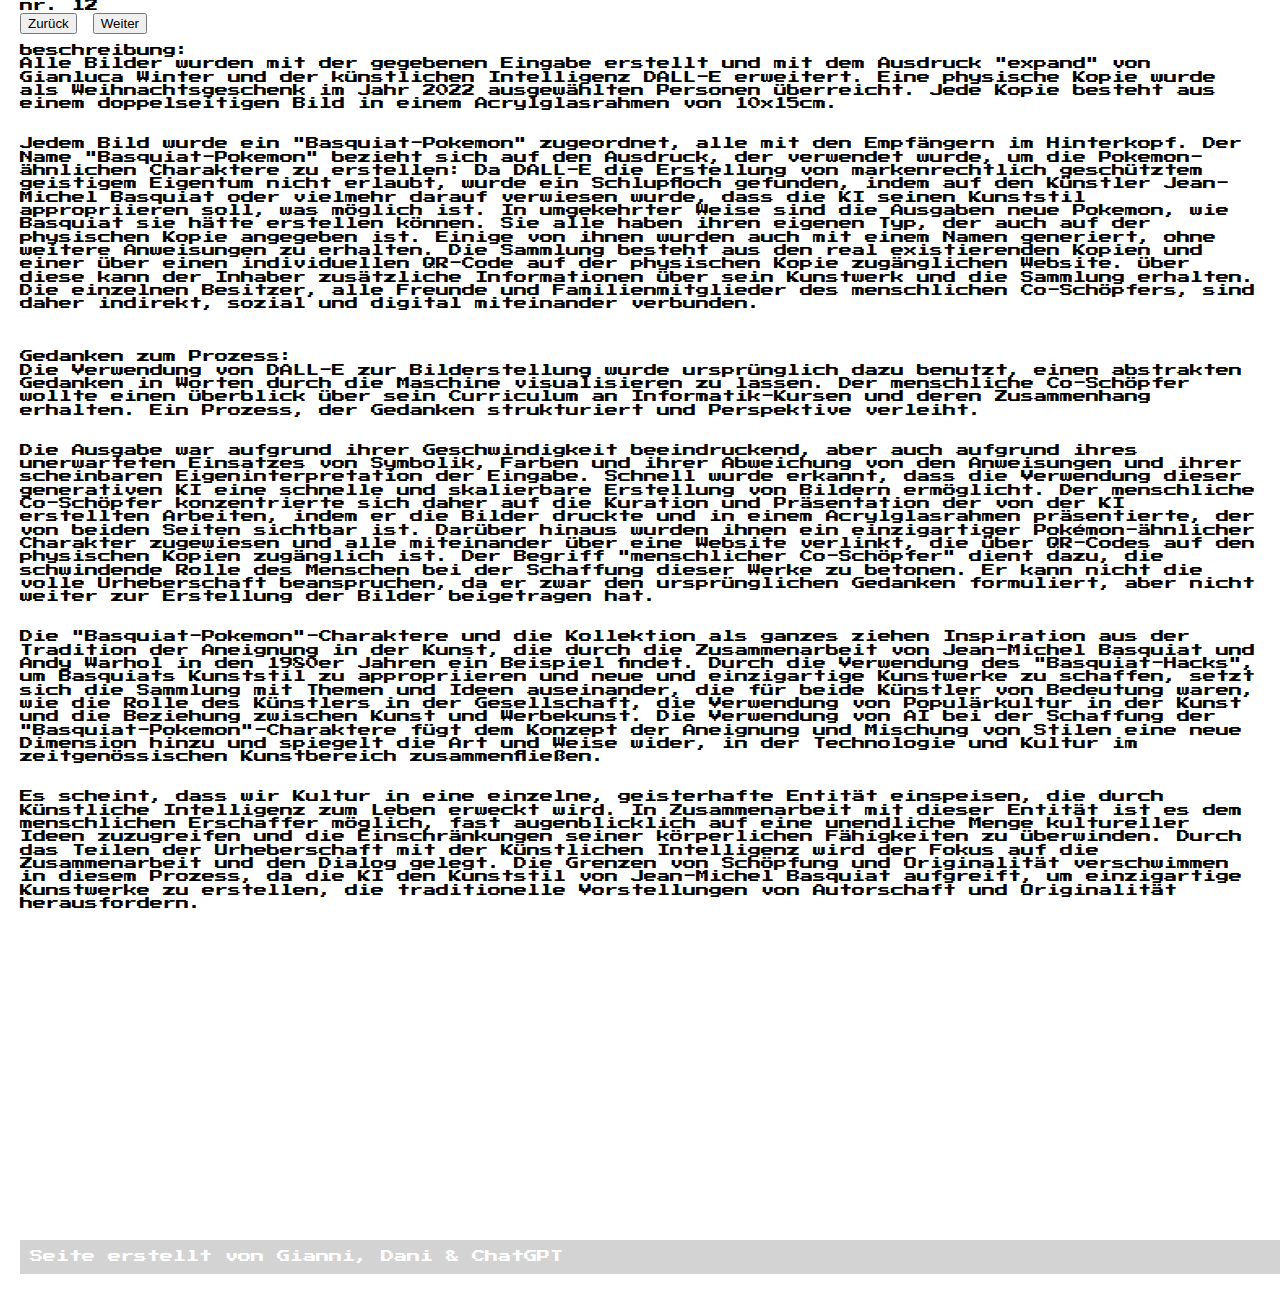
<file: indexDE.html>
<!doctype html>
<html lang="de">
<head>
	<title>DALL-E Expand-Collection</title>
	
	<meta charset="utf-8">
    <meta name="viewport" content="width=device-width, initial-scale=1">
	
	<!-- Bootstrap CSS -->
	<link 
	href="https://cdn.jsdelivr.net/npm/bootstrap@5.1.3/dist/css/bootstrap.min.css" 
	rel="stylesheet" 
	integrity="sha384-1BmE4kWBq78iYhFldvKuhfTAU6auU8tT94WrHftjDbrCEXSU1oBoqyl2QvZ6jIW3"
	crossorigin="anonymous">

	<!-- STYLE -->
	<link rel="preconnect" href="https://fonts.gstatic.com">
	<link href="https://fonts.googleapis.com/css2?family=Press+Start+2P&display=swap" rel="stylesheet"> 
	<link href="resources/css/reset.css" rel="stylesheet">
	<link href="resources/css/style.css" rel="stylesheet">

</head>
<body style="padding: 20px">

	<header>
		<a href="index.html">
			EN
		</a>
		/
		<a>
			DE
		</a>
		/
		<a href="indexEL.html">
			EL
		</a>
	</header>

	<!-- Card -->
	<div class="container-fluid">
		<h1>DALL-E Expand-Collection</h1>
		<div class="card"  class="container-fluid">
			<!-- Carousel -->
			<div id="carousel-expanded" class="carousel slide" data-bs-ride="carousel">
				
				<!-- optionaler Indikator -->
				<div class="carousel-indicators">
					<li data-bs-target="#carousel-expanded" data-bs-slide-to="0" class="active" aria-current="true" aria-label="Slide 1"></li>
					<li data-bs-target="#carousel-expanded" data-bs-slide-to="1" aria-label="Slide 2"></li>
					<li data-bs-target="#carousel-expanded" data-bs-slide-to="2" aria-label="Slide 3"></li>
					<li data-bs-target="#carousel-expanded" data-bs-slide-to="3" aria-label="Slide 4"></li>
					<li data-bs-target="#carousel-expanded" data-bs-slide-to="4" aria-label="Slide 5"></li>
					<li data-bs-target="#carousel-expanded" data-bs-slide-to="5" aria-label="Slide 6"></li>
					<li data-bs-target="#carousel-expanded" data-bs-slide-to="6" aria-label="Slide 7"></li>
					<li data-bs-target="#carousel-expanded" data-bs-slide-to="7" aria-label="Slide 8"></li>
					<li data-bs-target="#carousel-expanded" data-bs-slide-to="8" aria-label="Slide 9"></li>
					<li data-bs-target="#carousel-expanded" data-bs-slide-to="9" aria-label="Slide 10"></li>
					<li data-bs-target="#carousel-expanded" data-bs-slide-to="10" aria-label="Slide 11"></li>
					<li data-bs-target="#carousel-expanded" data-bs-slide-to="11" aria-label="Slide 12"></li>
					
				</div>
				
				<!-- Kern des Karussells -->
				<div class="carousel-inner">
					<div class="carousel-item active">
						<a href="1.html">
						  <img class="card-img-top" src="resources/img/1.png" class="d-block w-100" alt="#1">
						</a>
						<div class="card-text">
							<p>
							nr. 1
							</p>	
						</div>
					  </div>

					<div class="carousel-item">
						<a href="2.html">
							<img class="card-img-top" src="resources/img/2.png" class="d-block w-100" alt="#2">
						</a>
						<div class="card-text">
							<p>
								nr. 2
							</p>		
						</div>
					</div>

					<div class="carousel-item">
						<a href="3.html">
							<img class="card-img-top" src="resources/img/3.png" class="d-block w-100" alt="#3">
						</a>
						<div class="card-text">
							<p>
								nr. 3
							</p>		
						</div>
					</div>

					<div class="carousel-item">
						<a href="4.html">
							<img class="card-img-top" src="resources/img/4.png" class="d-block w-100" alt="#4">
						</a>
						<div class="card-text">
							<p>
								nr. 4
							</p>		
						</div>
					</div>

					<div class="carousel-item">
						<a href="5.html">
							<img class="card-img-top" src="resources/img/5.png" class="d-block w-100" alt="#5">
						</a>
						<div class="card-text">
							<p>
								nr. 5
							</p>		
						</div>
					</div>

					<div class="carousel-item">
						<a href="6.html">
							<img class="card-img-top" src="resources/img/6.png" class="d-block w-100" alt="#6">
						</a>
						<div class="card-text">
							<p>
								nr. 6
							</p>		
						</div>
					</div>
					<div class="carousel-item">
						<a href="7.html">
							<img class="card-img-top" src="resources/img/7.png" class="d-block w-100" alt="#7">
						</a>
						<div class="card-text">
							<p>
								nr. 7
							</p>		
						</div>
					</div>
					<div class="carousel-item">
						<a href="8.html">
							<img class="card-img-top" src="resources/img/8.png" class="d-block w-100" alt="#8">
						</a>
						<div class="card-text">
							<p>
								nr. 8
							</p>		
						</div>
					</div>
					<div class="carousel-item">
						<a href="9.html">
							<img class="card-img-top" src="resources/img/9.png" class="d-block w-100" alt="#9">
						</a>
						<div class="card-text">
							<p>
								nr. 9
							</p>		
						</div>
					</div>
					<div class="carousel-item">
						<a href="10.html">
							<img class="card-img-top" src="resources/img/10.png" class="d-block w-100" alt="#10">
						</a>
						<div class="card-text">
							<p>
								nr. 10
							</p>		
						</div>
					</div>
					<div class="carousel-item">
						<a href="11.html">
							<img class="card-img-top" src="resources/img/11.png" class="d-block w-100" alt="#11">
						</a>
						<div class="card-text">
							<p>
								nr. 11
							</p>		
						</div>
					</div>
					<div class="carousel-item">
						<a href="12.html">
							<img class="card-img-top" src="resources/img/12.png" class="d-block w-100" alt="#12">
						</a>
						<div class="card-text">
							<p>
								nr. 12
							</p>
						</div>
					</div>
				</div>
				
				<!-- optionale Controls -->
				<button class="carousel-control-prev" type="button" data-bs-target="#carousel-expanded" data-bs-slide="prev">
					<span class="carousel-control-prev-icon" aria-hidden="true"></span>
					<span class="visually-hidden">Zurück</span>
				</button>
				<button class="carousel-control-next" type="button" data-bs-target="#carousel-expanded" data-bs-slide="next">
					<span class="carousel-control-next-icon" aria-hidden="true"></span>
					<span class="visually-hidden">Weiter</span>
				</button>
			</div> 
	</div>

	<p class = 'description'>
        beschreibung:
        <br>
        Alle Bilder wurden mit der gegebenen Eingabe erstellt und mit dem Ausdruck "expand" von Gianluca Winter und der künstlichen Intelligenz DALL-E erweitert. Eine physische Kopie wurde als Weihnachtsgeschenk im Jahr 2022 ausgewählten Personen überreicht. Jede Kopie besteht aus einem doppelseitigen Bild in einem Acrylglasrahmen von 10x15cm.
        <br><br><br>
        Jedem Bild wurde ein "Basquiat-Pokemon" zugeordnet, alle mit den Empfängern im Hinterkopf. Der Name "Basquiat-Pokemon" bezieht sich auf den Ausdruck, der verwendet wurde, um die Pokemon-ähnlichen Charaktere zu erstellen: Da DALL-E die Erstellung von markenrechtlich geschütztem geistigem Eigentum nicht erlaubt, wurde ein Schlupfloch gefunden, indem auf den Künstler Jean-Michel Basquiat oder vielmehr darauf verwiesen wurde, dass die KI seinen Kunststil appropriieren soll, was möglich ist. In umgekehrter Weise sind die Ausgaben neue Pokemon, wie Basquiat sie hätte erstellen können. Sie alle haben ihren eigenen Typ, der auch auf der physischen Kopie angegeben ist. Einige von ihnen wurden auch mit einem Namen generiert, ohne weitere Anweisungen zu erhalten. Die Sammlung besteht aus den real existierenden Kopien und einer über einen individuellen QR-Code auf der physischen Kopie zugänglichen Website. Über diese kann der Inhaber zusätzliche Informationen über sein Kunstwerk und die Sammlung erhalten. Die einzelnen Besitzer, alle Freunde und Familienmitglieder des menschlichen Co-Schöpfers, sind daher indirekt, sozial und digital miteinander verbunden.
        <br><br>
        <br><br> 
		Gedanken zum Prozess:
        <br>
        Die Verwendung von DALL-E zur Bilderstellung wurde ursprünglich dazu benutzt, einen abstrakten Gedanken in Worten durch die Maschine visualisieren zu lassen. Der menschliche Co-Schöpfer wollte einen Überblick über sein Curriculum an Informatik-Kursen und deren Zusammenhang erhalten. Ein Prozess, der Gedanken strukturiert und Perspektive verleiht.
        <br><br><br>
        Die Ausgabe war aufgrund ihrer Geschwindigkeit beeindruckend, aber auch aufgrund ihres unerwarteten Einsatzes von Symbolik, Farben und ihrer Abweichung von den Anweisungen und ihrer scheinbaren Eigeninterpretation der Eingabe. Schnell wurde erkannt, dass die Verwendung dieser generativen KI eine schnelle und skalierbare Erstellung von Bildern ermöglicht. Der menschliche Co-Schöpfer konzentrierte sich daher auf die Kuration und Präsentation der von der KI erstellten Arbeiten, indem er die Bilder druckte und in einem Acrylglasrahmen präsentierte, der von beiden Seiten sichtbar ist. Darüber hinaus wurden ihnen ein einzigartiger Pokémon-ähnlicher Charakter zugewiesen und alle miteinander über eine Website verlinkt, die über QR-Codes auf den physischen Kopien zugänglich ist. Der Begriff "menschlicher Co-Schöpfer" dient dazu, die schwindende Rolle des Menschen bei der Schaffung dieser Werke zu betonen. Er kann nicht die volle Urheberschaft beanspruchen, da er zwar den ursprünglichen Gedanken formuliert, aber nicht weiter zur Erstellung der Bilder beigetragen hat.
        <br><br><br>
        Die "Basquiat-Pokemon"-Charaktere und die Kollektion als ganzes ziehen Inspiration aus der Tradition der Aneignung in der Kunst, die durch die Zusammenarbeit von Jean-Michel Basquiat und Andy Warhol in den 1980er Jahren ein Beispiel findet. Durch die Verwendung des "Basquiat-Hacks", um Basquiats Kunststil zu appropriieren und neue und einzigartige Kunstwerke zu schaffen, setzt sich die Sammlung mit Themen und Ideen auseinander, die für beide Künstler von Bedeutung waren, wie die Rolle des Künstlers in der Gesellschaft, die Verwendung von Populärkultur in der Kunst und die Beziehung zwischen Kunst und Werbekunst. Die Verwendung von AI bei der Schaffung der "Basquiat-Pokemon"-Charaktere fügt dem Konzept der Aneignung und Mischung von Stilen eine neue Dimension hinzu und spiegelt die Art und Weise wider, in der Technologie und Kultur im zeitgenössischen Kunstbereich zusammenfließen.
        <br><br><br>
        Es scheint, dass wir Kultur in eine einzelne, geisterhafte Entität einspeisen, die durch Künstliche Intelligenz zum Leben erweckt wird. In Zusammenarbeit mit dieser Entität ist es dem menschlichen Erschaffer möglich, fast augenblicklich auf eine unendliche Menge kultureller Ideen zuzugreifen und die Einschränkungen seiner körperlichen Fähigkeiten zu überwinden. Durch das Teilen der Urheberschaft mit der Künstlichen Intelligenz wird der Fokus auf die Zusammenarbeit und den Dialog gelegt. Die Grenzen von Schöpfung und Originalität verschwimmen in diesem Prozess, da die KI den Kunststil von Jean-Michel Basquiat aufgreift, um einzigartige Kunstwerke zu erstellen, die traditionelle Vorstellungen von Autorschaft und Originalität herausfordern.


	<footer class="main-footer">
        Seite erstellt von Gianni, Dani & ChatGPT
    </footer>

</body>

<!-- von Bootstrap benötigtes JS -->
<script 
	src="https://cdn.jsdelivr.net/npm/bootstrap@5.1.3/dist/js/bootstrap.bundle.min.js" 
	integrity="sha384-ka7Sk0Gln4gmtz2MlQnikT1wXgYsOg+OMhuP+IlRH9sENBO0LRn5q+8nbTov4+1p" 
	crossorigin="anonymous"></script>
	
</html>
</file>
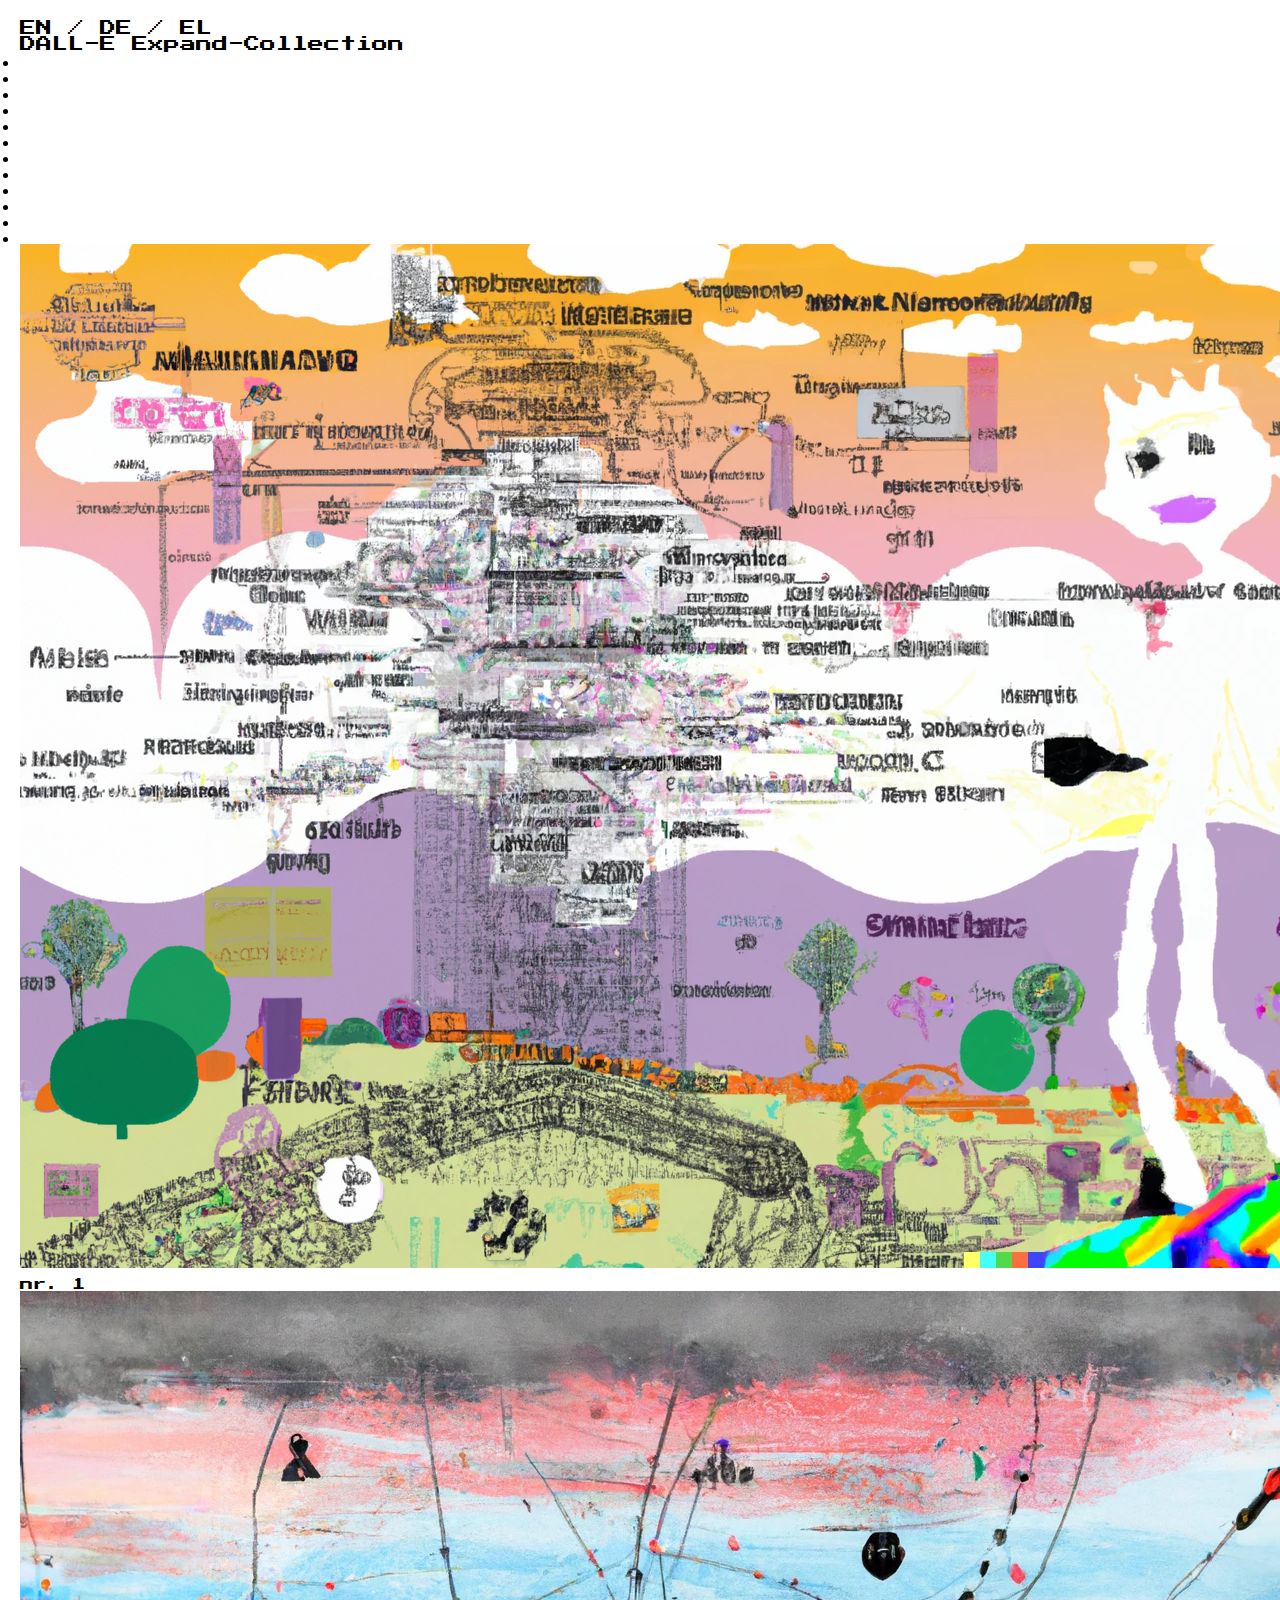
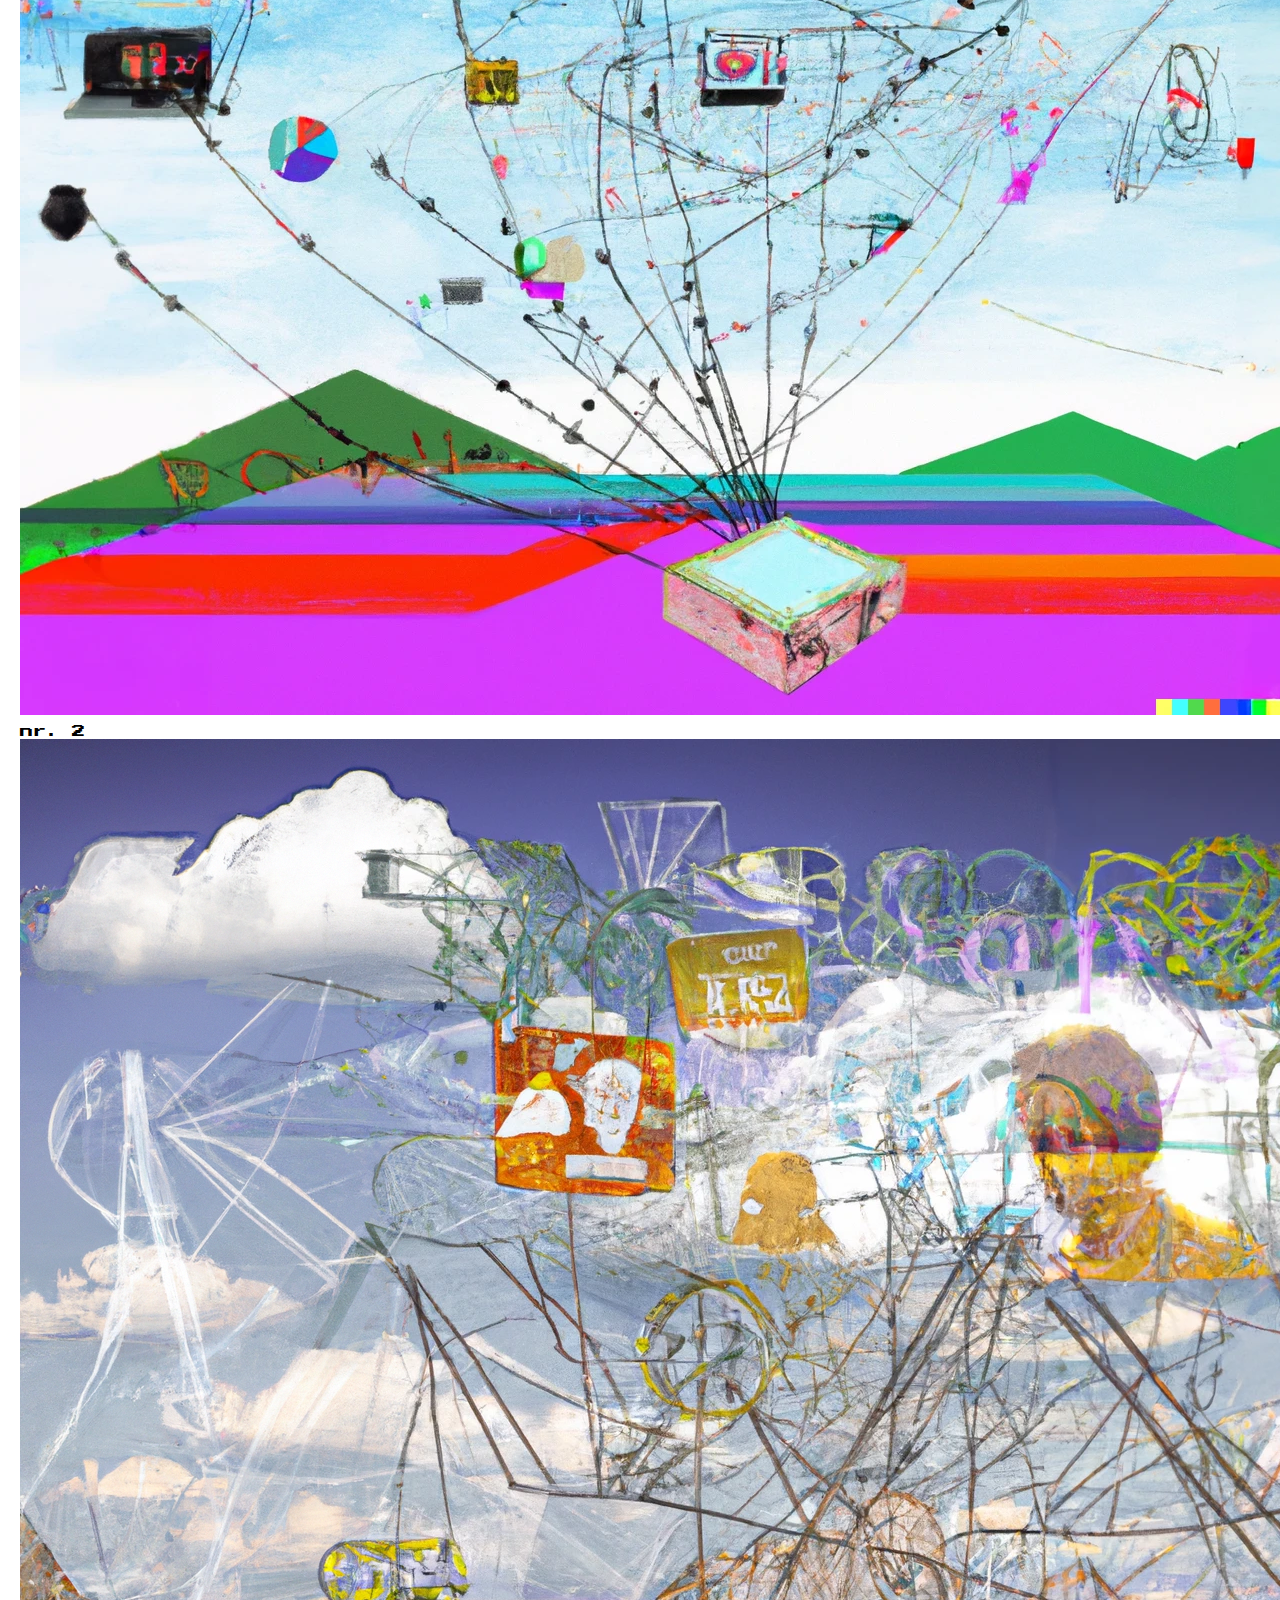
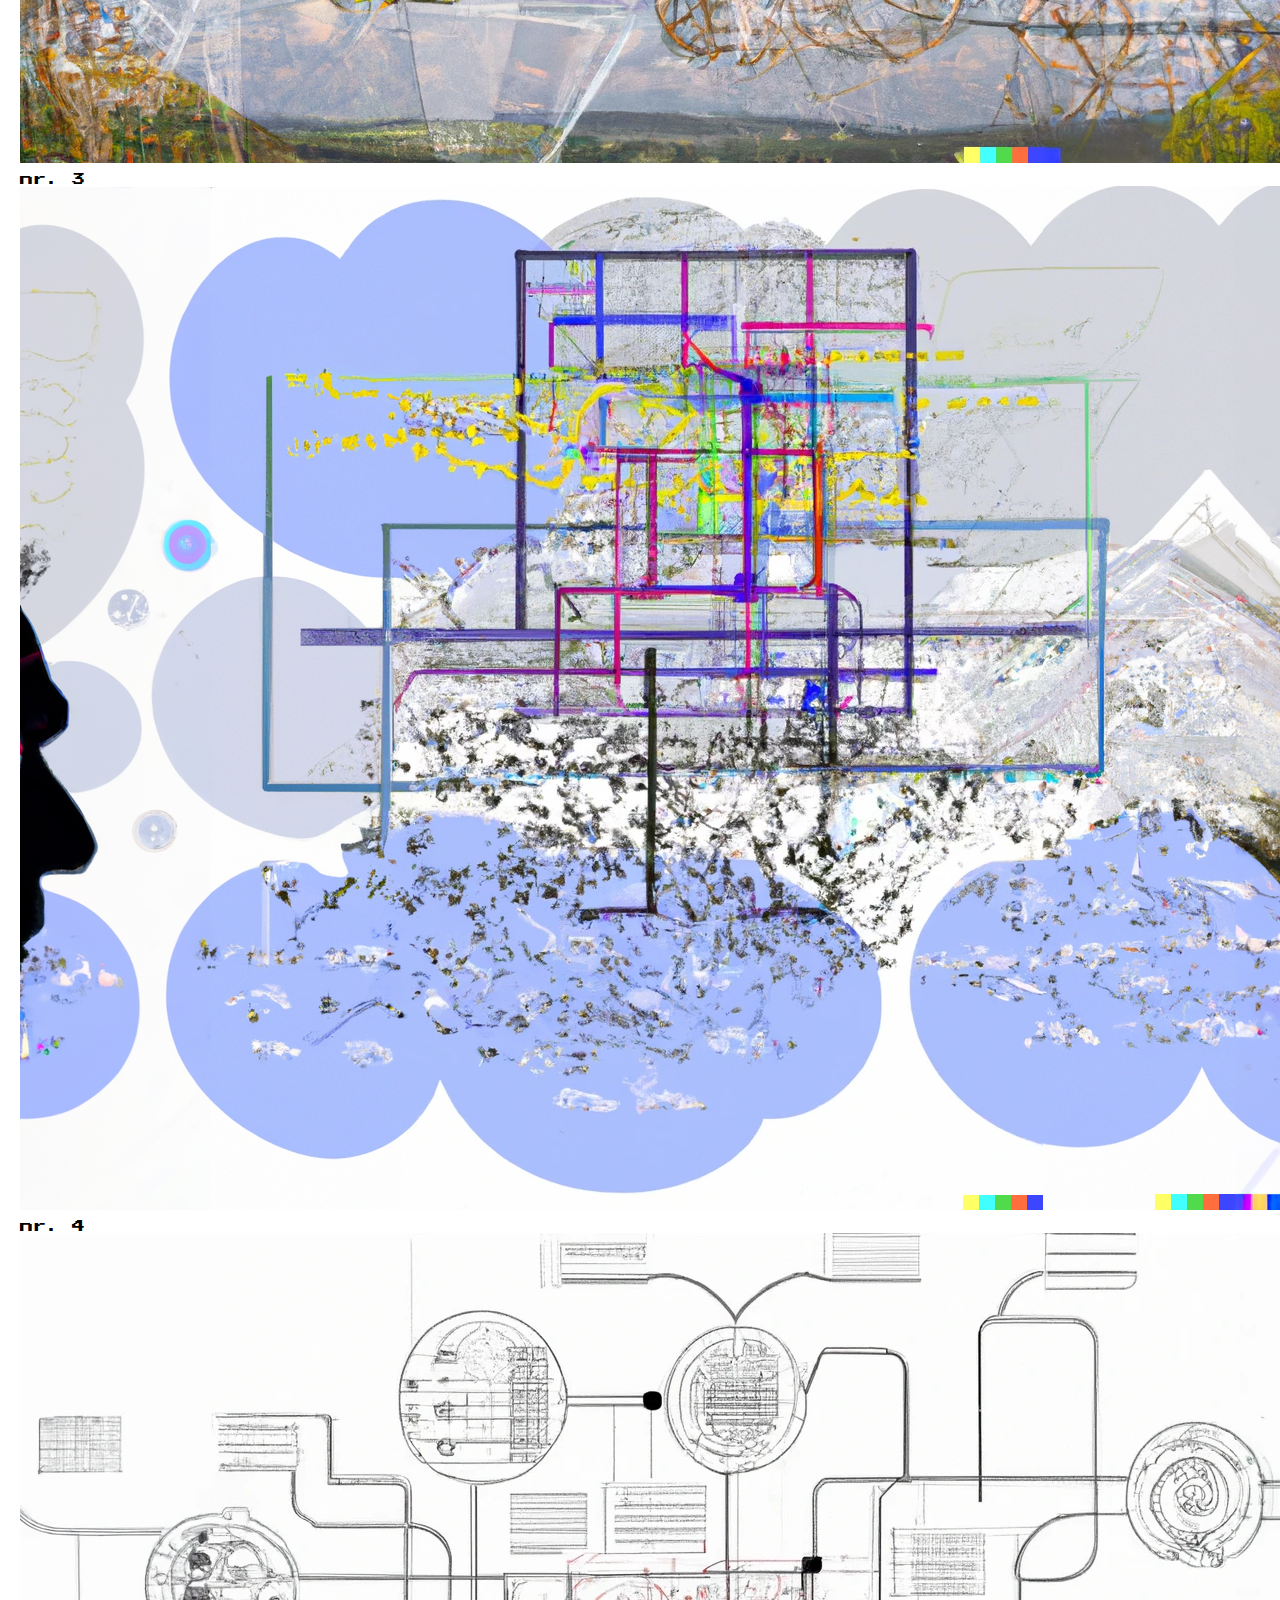
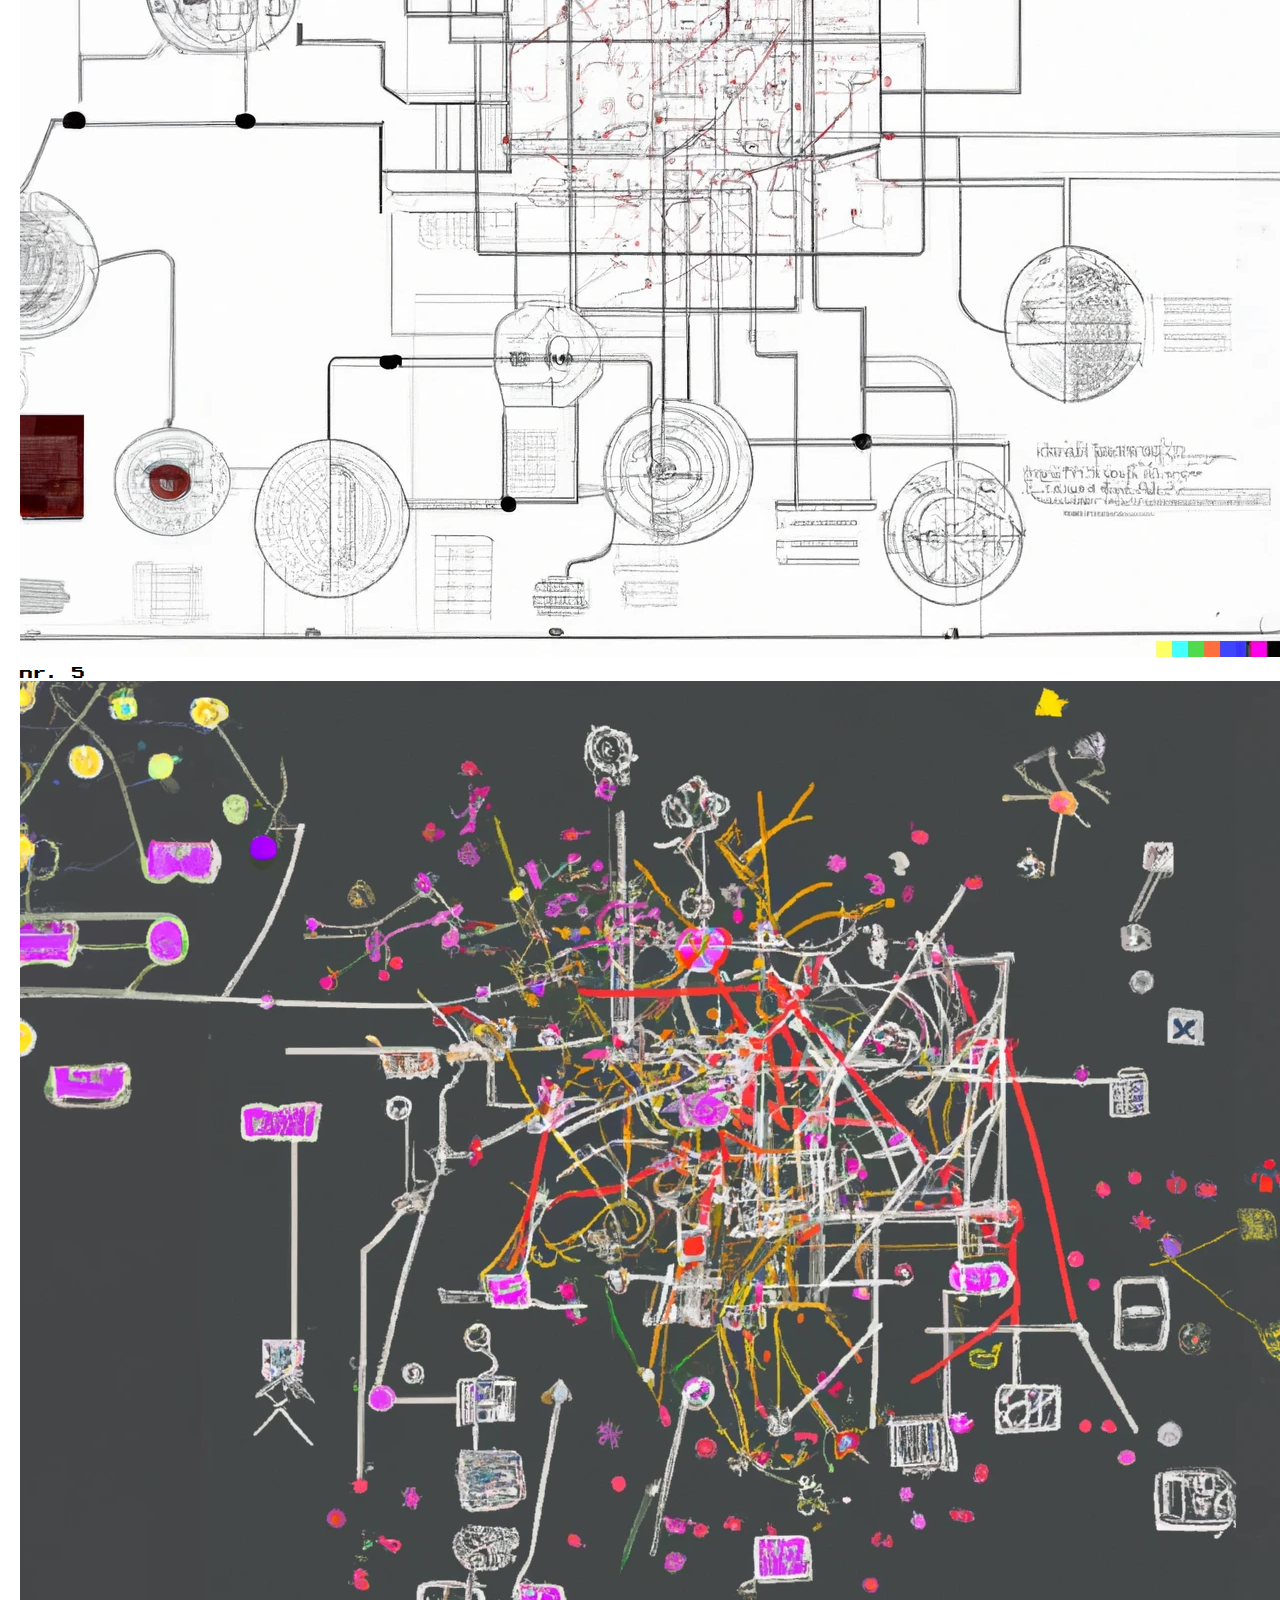
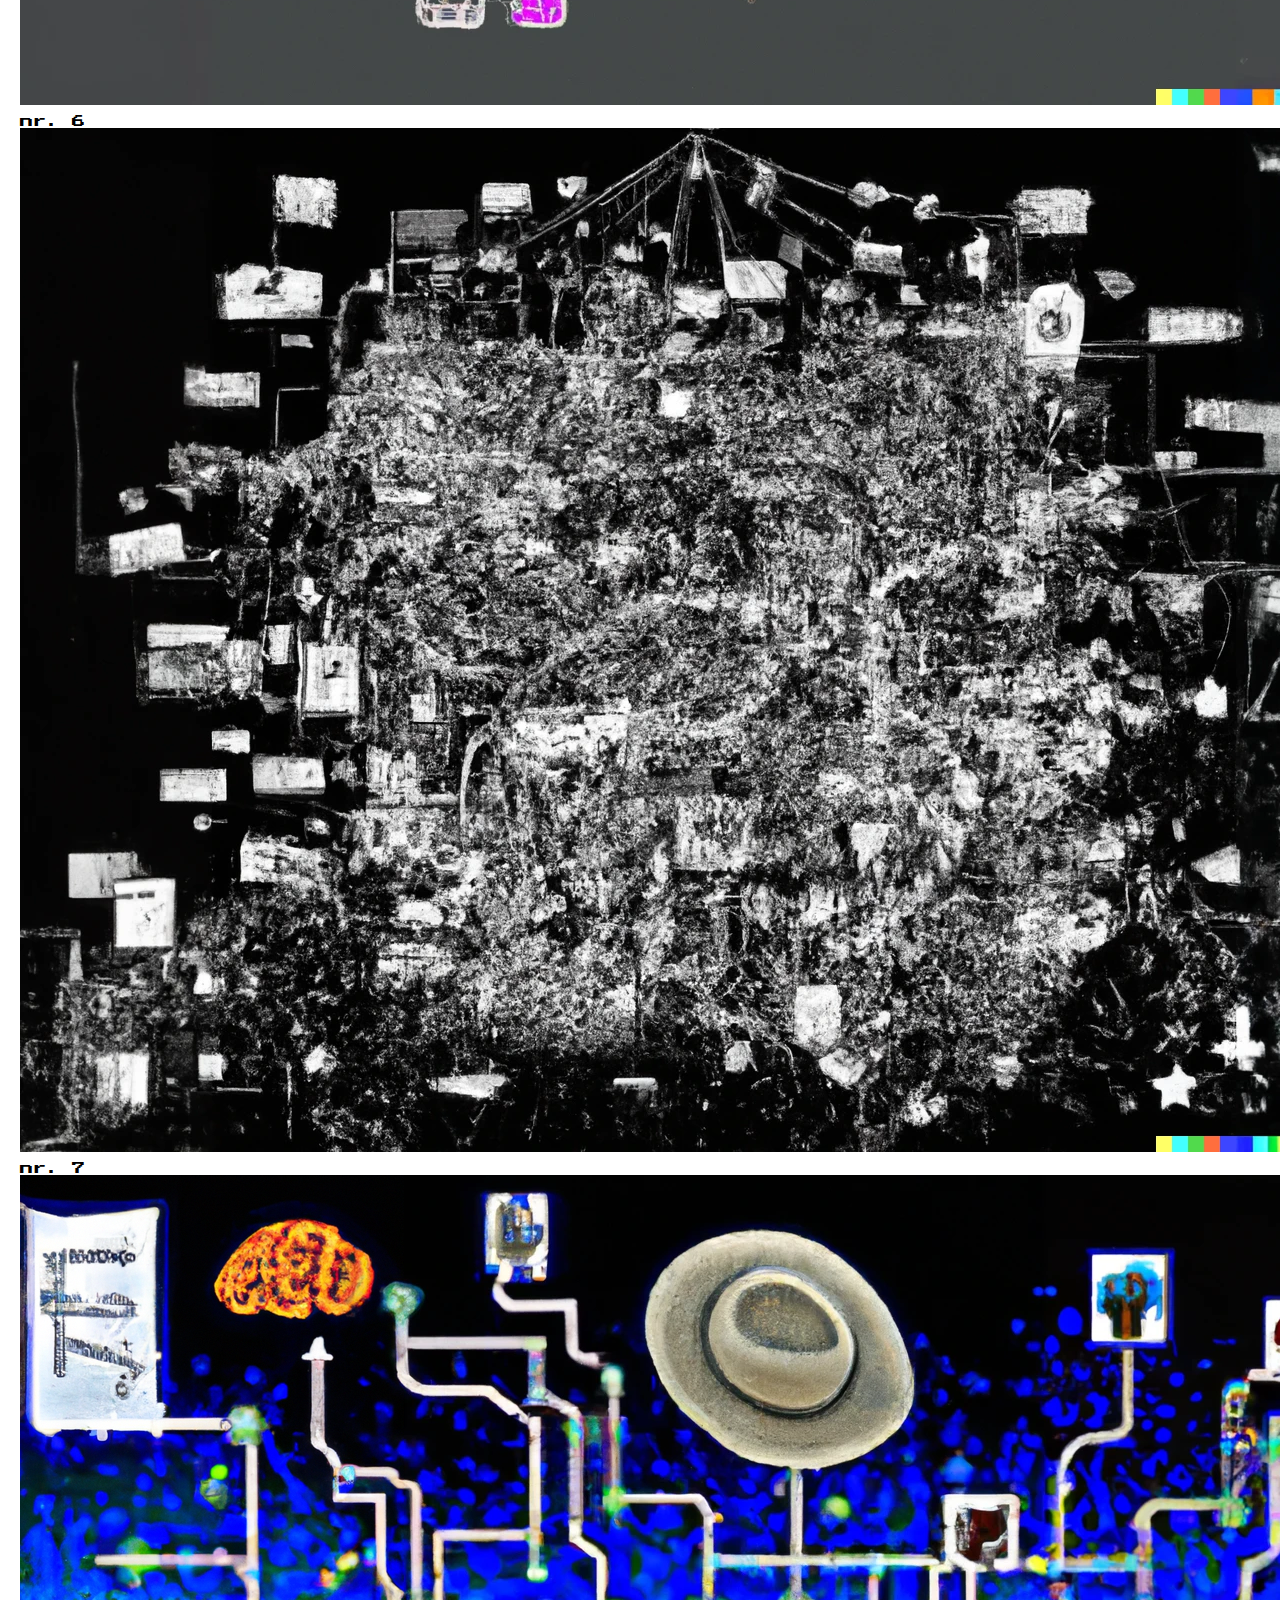
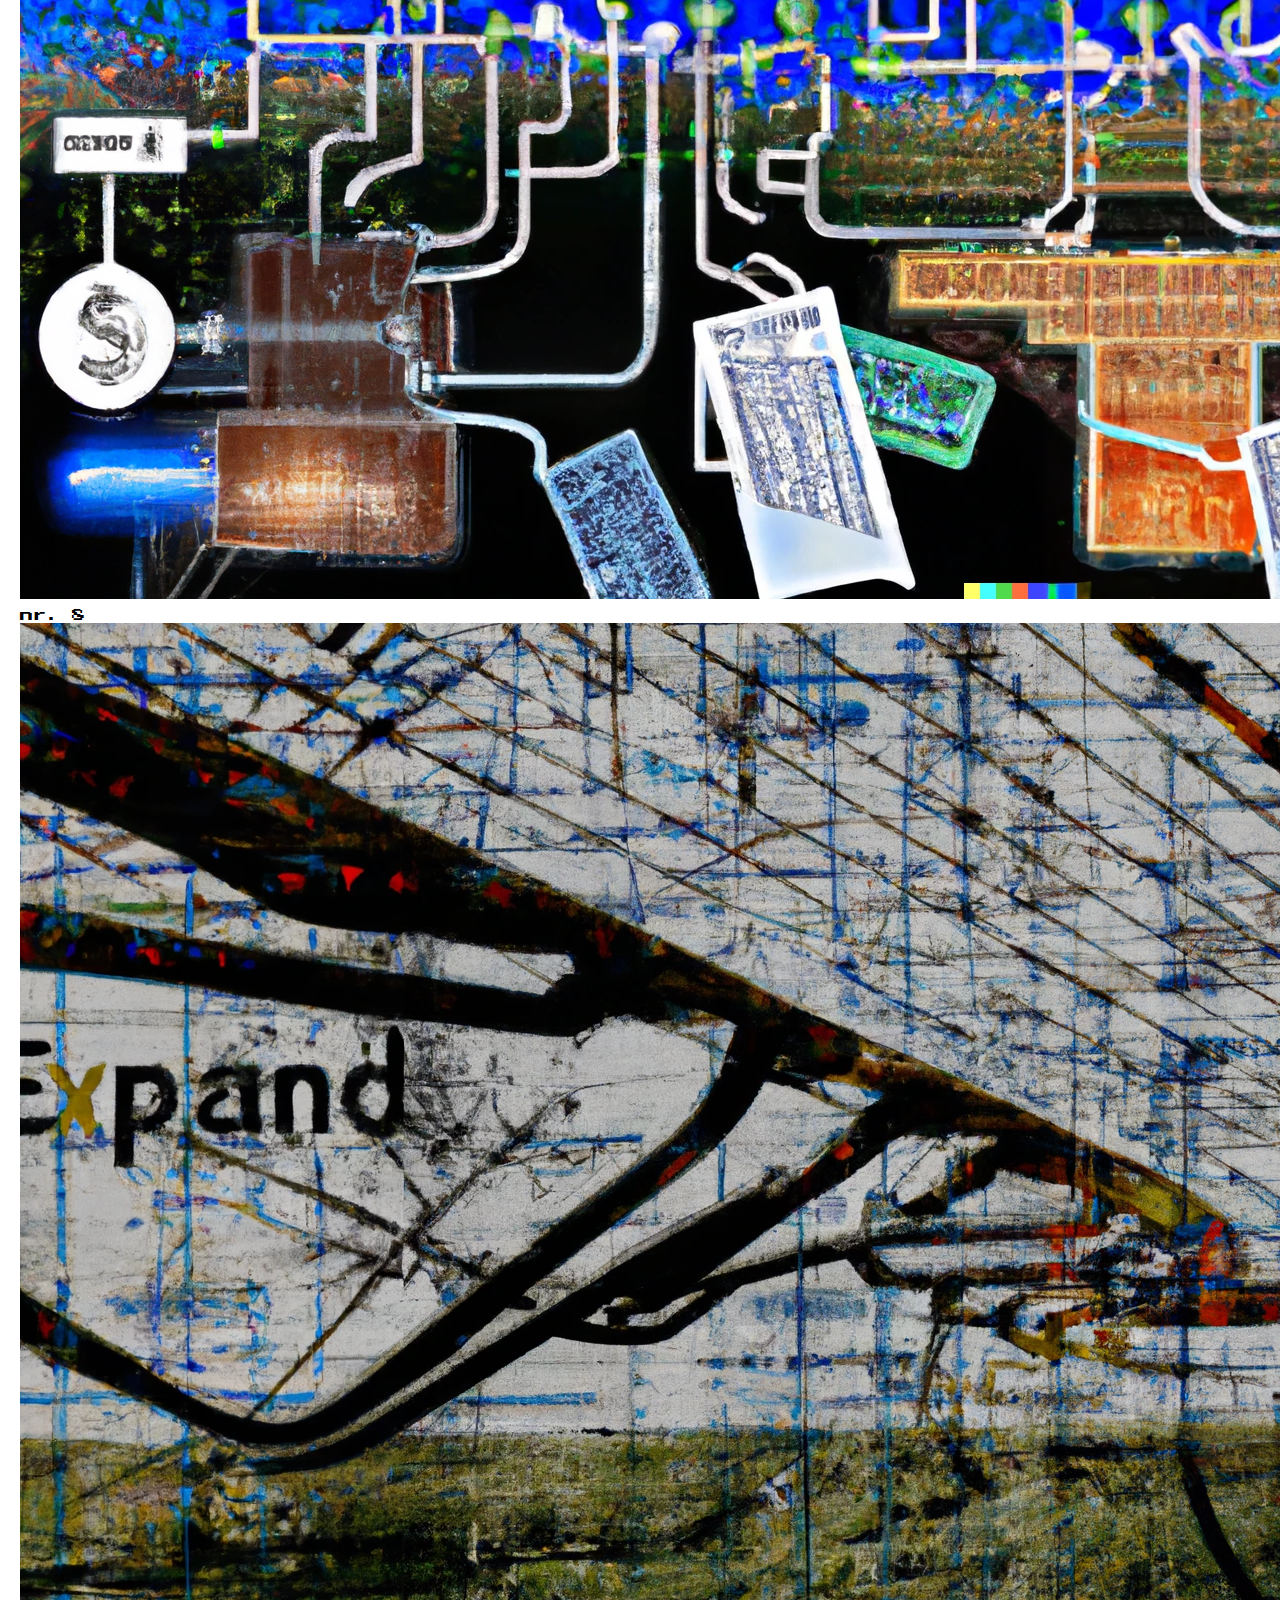
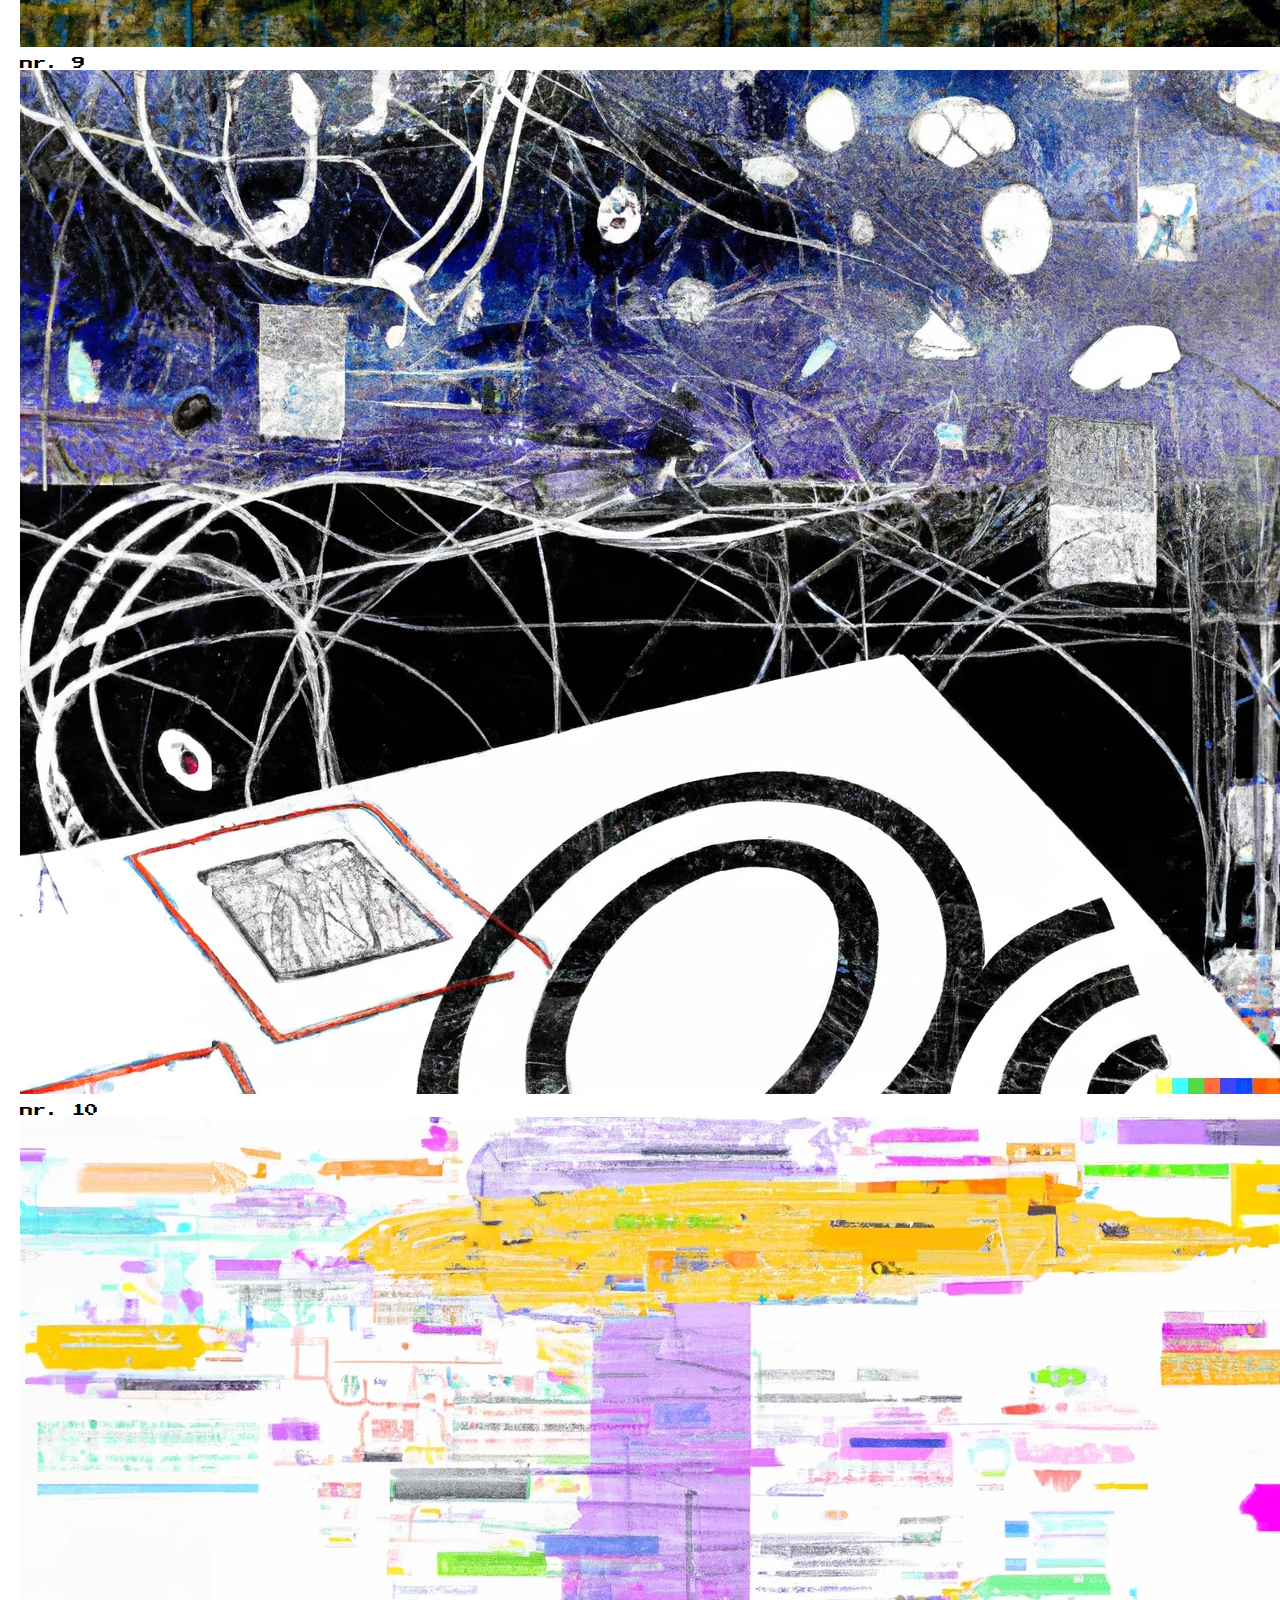
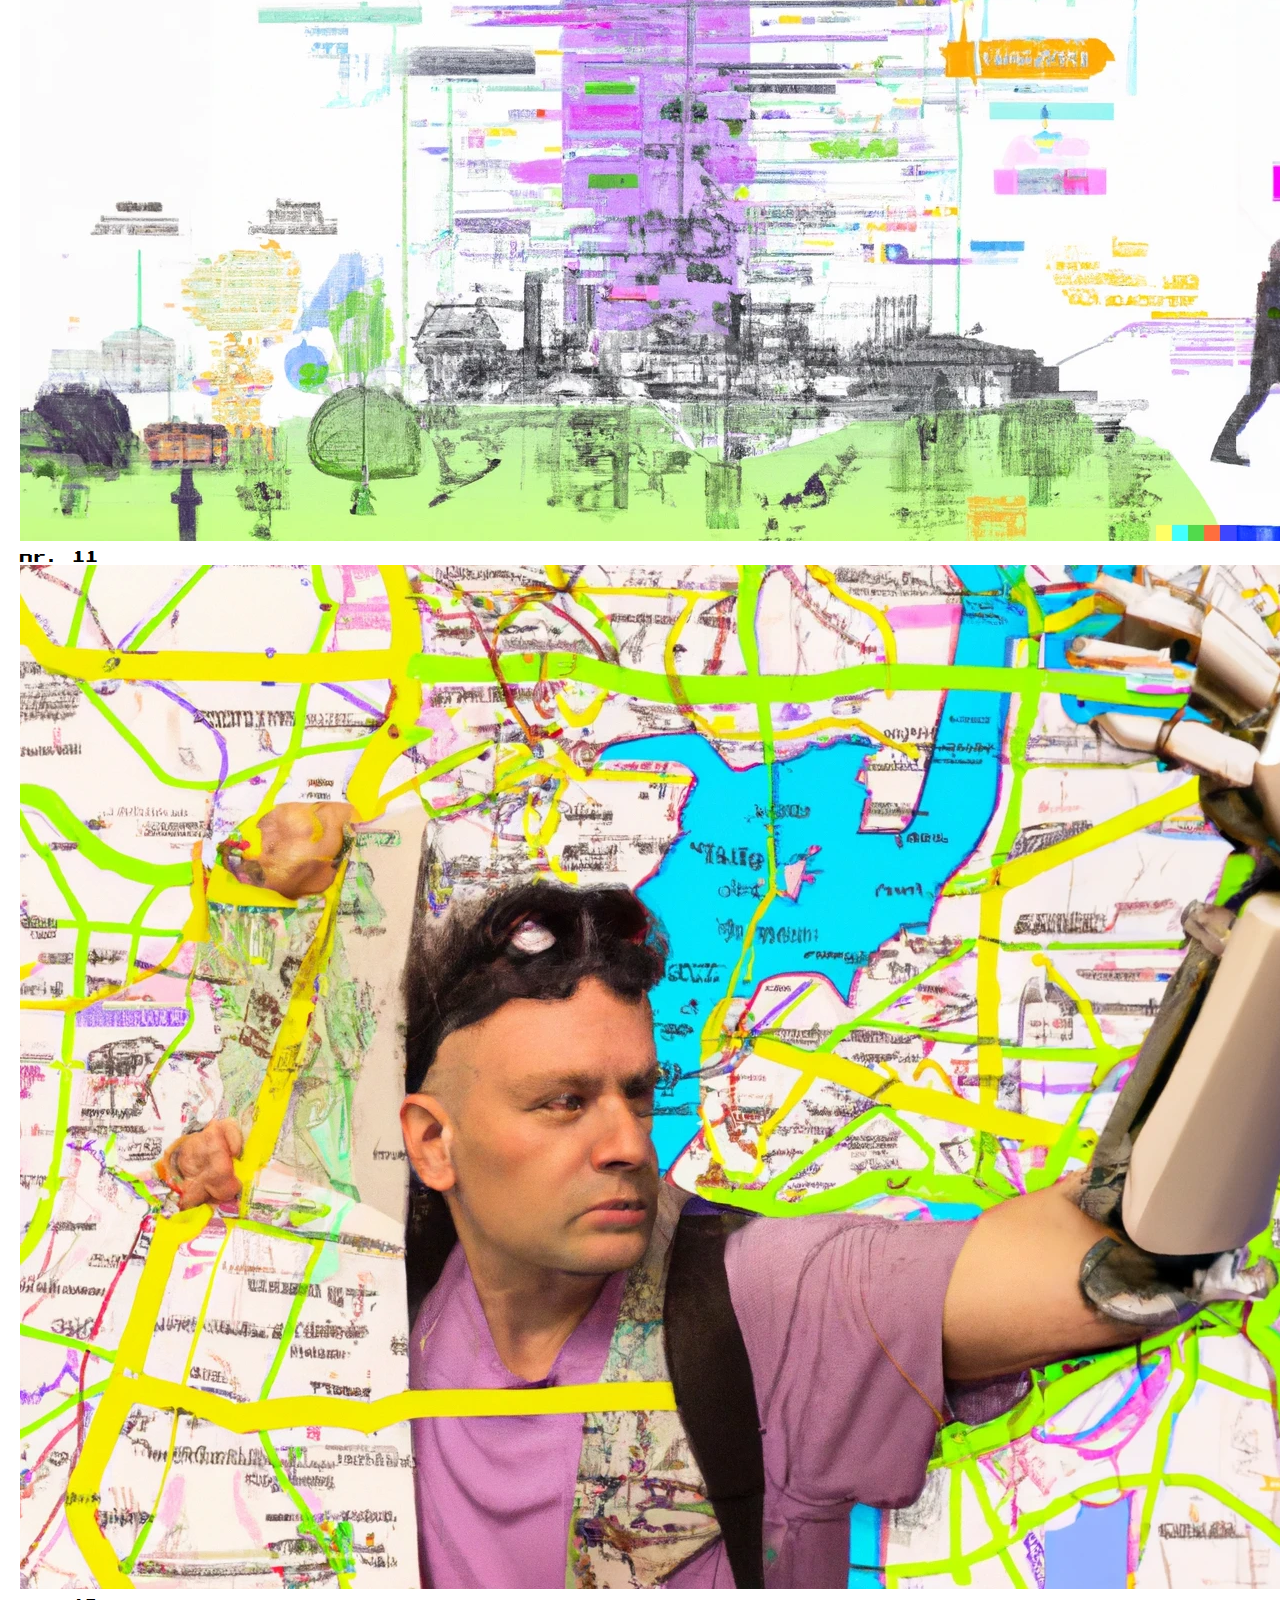
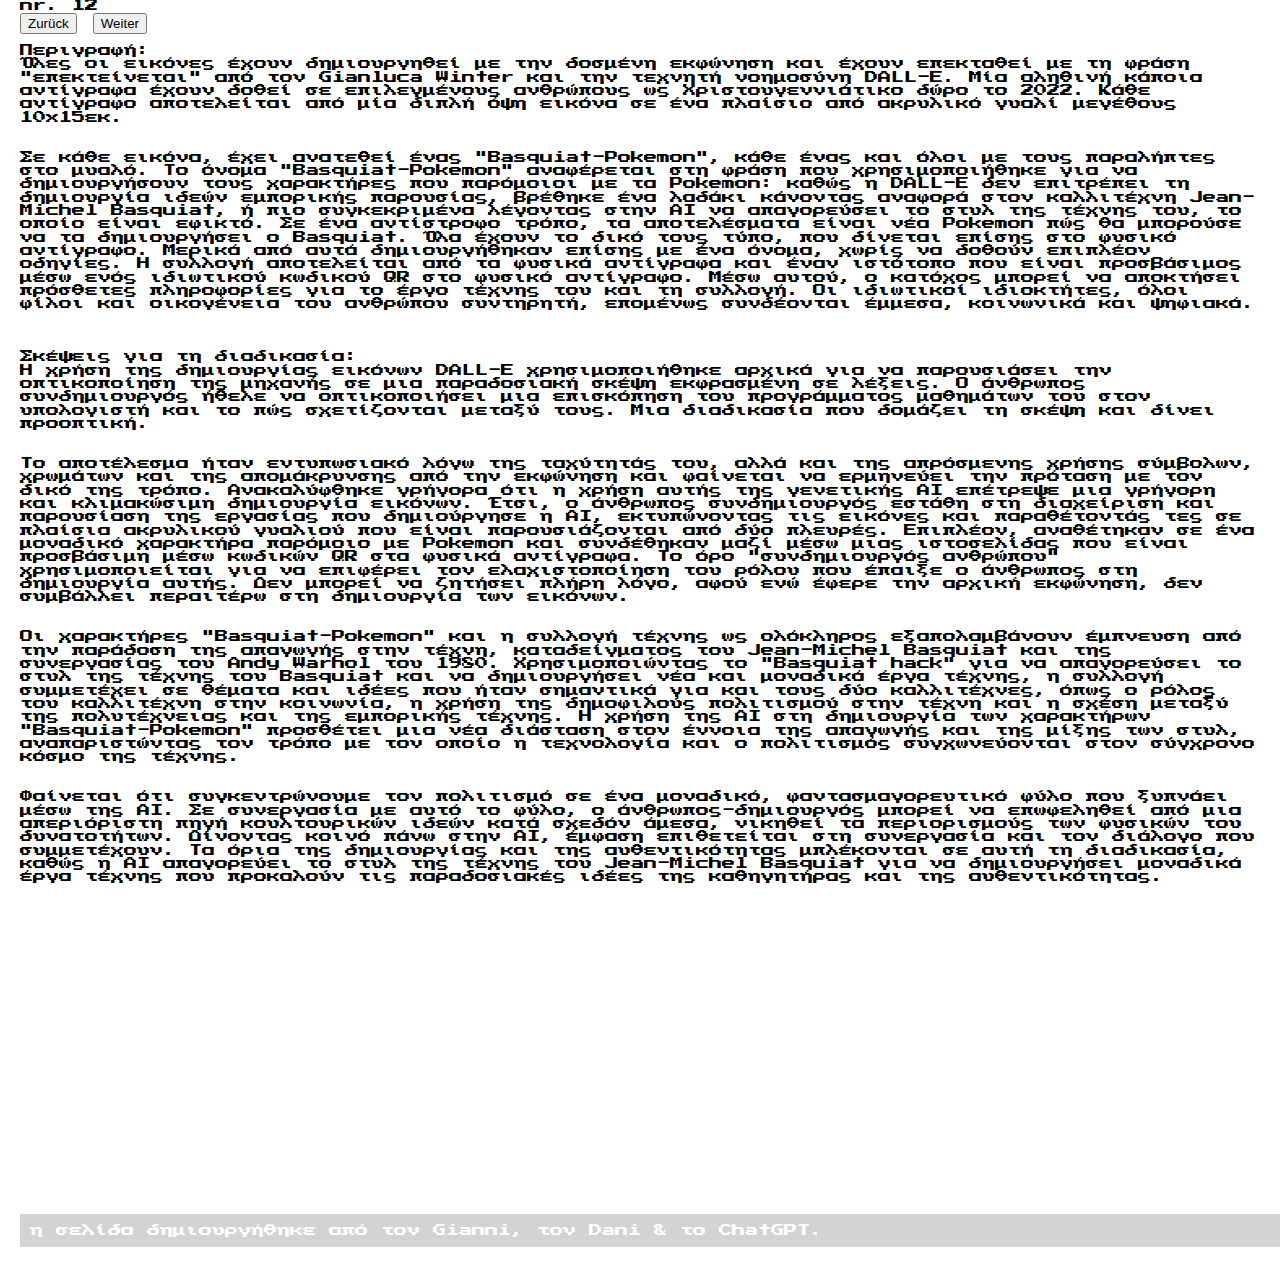
<file: indexEL.html>
<!doctype html>
<html lang="el">
<head>
	<title>DALL-E Expand-Collection</title>
	
	<meta charset="utf-8">
    <meta name="viewport" content="width=device-width, initial-scale=1">
	
	<!-- Bootstrap CSS -->
	<link 
	href="https://cdn.jsdelivr.net/npm/bootstrap@5.1.3/dist/css/bootstrap.min.css" 
	rel="stylesheet" 
	integrity="sha384-1BmE4kWBq78iYhFldvKuhfTAU6auU8tT94WrHftjDbrCEXSU1oBoqyl2QvZ6jIW3"
	crossorigin="anonymous">

	<!-- STYLE -->
	<link rel="preconnect" href="https://fonts.gstatic.com">
	<link href="https://fonts.googleapis.com/css2?family=Press+Start+2P&display=swap" rel="stylesheet"> 
	<link href="resources/css/reset.css" rel="stylesheet">
	<link href="resources/css/style.css" rel="stylesheet">

</head>
<body style="padding: 20px">

	<header>
		<a href="index.html">
			EN
		</a>
		/
		<a href="indexDE.html">
			DE
		</a>
		/
		<a>
			EL
		</a>
	</header>

	<!-- Card -->
	<div class="container-fluid">
		<h1>DALL-E Expand-Collection</h1>
		<div class="card"  class="container-fluid">
			<!-- Carousel -->
			<div id="carousel-expanded" class="carousel slide" data-bs-ride="carousel">
				
				<!-- optionaler Indikator -->
				<div class="carousel-indicators">
					<li data-bs-target="#carousel-expanded" data-bs-slide-to="0" class="active" aria-current="true" aria-label="Slide 1"></li>
					<li data-bs-target="#carousel-expanded" data-bs-slide-to="1" aria-label="Slide 2"></li>
					<li data-bs-target="#carousel-expanded" data-bs-slide-to="2" aria-label="Slide 3"></li>
					<li data-bs-target="#carousel-expanded" data-bs-slide-to="3" aria-label="Slide 4"></li>
					<li data-bs-target="#carousel-expanded" data-bs-slide-to="4" aria-label="Slide 5"></li>
					<li data-bs-target="#carousel-expanded" data-bs-slide-to="5" aria-label="Slide 6"></li>
					<li data-bs-target="#carousel-expanded" data-bs-slide-to="6" aria-label="Slide 7"></li>
					<li data-bs-target="#carousel-expanded" data-bs-slide-to="7" aria-label="Slide 8"></li>
					<li data-bs-target="#carousel-expanded" data-bs-slide-to="8" aria-label="Slide 9"></li>
					<li data-bs-target="#carousel-expanded" data-bs-slide-to="9" aria-label="Slide 10"></li>
					<li data-bs-target="#carousel-expanded" data-bs-slide-to="10" aria-label="Slide 11"></li>
					<li data-bs-target="#carousel-expanded" data-bs-slide-to="11" aria-label="Slide 12"></li>
					
				</div>
				
				<!-- Kern des Karussells -->
				<div class="carousel-inner">
					<div class="carousel-item active">
						<a href="1.html">
						  <img class="card-img-top" src="resources/img/1.png" class="d-block w-100" alt="#1">
						</a>
						<div class="card-text">
							<p>
							nr. 1
							</p>	
						</div>
					  </div>

					<div class="carousel-item">
						<a href="2.html">
							<img class="card-img-top" src="resources/img/2.png" class="d-block w-100" alt="#2">
						</a>
						<div class="card-text">
							<p>
								nr. 2
							</p>		
						</div>
					</div>

					<div class="carousel-item">
						<a href="3.html">
							<img class="card-img-top" src="resources/img/3.png" class="d-block w-100" alt="#3">
						</a>
						<div class="card-text">
							<p>
								nr. 3
							</p>		
						</div>
					</div>

					<div class="carousel-item">
						<a href="4.html">
							<img class="card-img-top" src="resources/img/4.png" class="d-block w-100" alt="#4">
						</a>
						<div class="card-text">
							<p>
								nr. 4
							</p>		
						</div>
					</div>

					<div class="carousel-item">
						<a href="5.html">
							<img class="card-img-top" src="resources/img/5.png" class="d-block w-100" alt="#5">
						</a>
						<div class="card-text">
							<p>
								nr. 5
							</p>		
						</div>
					</div>

					<div class="carousel-item">
						<a href="6.html">
							<img class="card-img-top" src="resources/img/6.png" class="d-block w-100" alt="#6">
						</a>
						<div class="card-text">
							<p>
								nr. 6
							</p>		
						</div>
					</div>
					<div class="carousel-item">
						<a href="7.html">
							<img class="card-img-top" src="resources/img/7.png" class="d-block w-100" alt="#7">
						</a>
						<div class="card-text">
							<p>
								nr. 7
							</p>		
						</div>
					</div>
					<div class="carousel-item">
						<a href="8.html">
							<img class="card-img-top" src="resources/img/8.png" class="d-block w-100" alt="#8">
						</a>
						<div class="card-text">
							<p>
								nr. 8
							</p>		
						</div>
					</div>
					<div class="carousel-item">
						<a href="9.html">
							<img class="card-img-top" src="resources/img/9.png" class="d-block w-100" alt="#9">
						</a>
						<div class="card-text">
							<p>
								nr. 9
							</p>		
						</div>
					</div>
					<div class="carousel-item">
						<a href="10.html">
							<img class="card-img-top" src="resources/img/10.png" class="d-block w-100" alt="#10">
						</a>
						<div class="card-text">
							<p>
								nr. 10
							</p>		
						</div>
					</div>
					<div class="carousel-item">
						<a href="11.html">
							<img class="card-img-top" src="resources/img/11.png" class="d-block w-100" alt="#11">
						</a>
						<div class="card-text">
							<p>
								nr. 11
							</p>		
						</div>
					</div>
					<div class="carousel-item">
						<a href="12.html">
							<img class="card-img-top" src="resources/img/12.png" class="d-block w-100" alt="#12">
						</a>
						<div class="card-text">
							<p>
								nr. 12
							</p>
						</div>
					</div>
				</div>
				
				<!-- optionale Controls -->
				<button class="carousel-control-prev" type="button" data-bs-target="#carousel-expanded" data-bs-slide="prev">
					<span class="carousel-control-prev-icon" aria-hidden="true"></span>
					<span class="visually-hidden">Zurück</span>
				</button>
				<button class="carousel-control-next" type="button" data-bs-target="#carousel-expanded" data-bs-slide="next">
					<span class="carousel-control-next-icon" aria-hidden="true"></span>
					<span class="visually-hidden">Weiter</span>
				</button>
			</div> 
	</div>

	<p class = 'description'>
        Περιγραφή:
        <br>
        Όλες οι εικόνες έχουν δημιουργηθεί με την δοσμένη εκφώνηση και έχουν επεκταθεί με τη φράση "επεκτείνεται" από τον Gianluca Winter και την τεχνητή νοημοσύνη DALL-E. Μία αληθινή κάποια αντίγραφα έχουν δοθεί σε επιλεγμένους ανθρώπους ως Χριστουγεννιάτικο δώρο το 2022. Κάθε αντίγραφο αποτελείται από μία διπλή όψη εικόνα σε ένα πλαίσιο από ακρυλικό γυαλί μεγέθους 10x15εκ.
        <br><br><br>
        Σε κάθε εικόνα, έχει ανατεθεί ένας "Basquiat-Pokemon", κάθε ένας και όλοι με τους παραλήπτες στο μυαλό. Το όνομα "Basquiat-Pokemon" αναφέρεται στη φράση που χρησιμοποιήθηκε για να δημιουργήσουν τους χαρακτήρες που παρόμοιοι με τα Pokemon: καθώς η DALL-E δεν επιτρέπει τη δημιουργία ιδεών εμπορικής παρουσίας, βρέθηκε ένα λαδάκι κάνοντας αναφορά στον καλλιτέχνη Jean-Michel Basquiat, ή πιο συγκεκριμένα λέγοντας στην AI να απαγορεύσει το στυλ της τέχνης του, το οποίο είναι εφικτό. Σε ένα αντίστροφο τρόπο, τα αποτελέσματα είναι νέα Pokemon πώς θα μπορούσε να τα δημιουργήσει ο Basquiat. Όλα έχουν το δικό τους τύπο, που δίνεται επίσης στο φυσικό αντίγραφο. Μερικά από αυτά δημιουργήθηκαν επίσης με ένα όνομα, χωρίς να δοθούν επιπλέον οδηγίες. Η συλλογή αποτελείται από τα φυσικά αντίγραφα και έναν ιστότοπο που είναι προσβάσιμος μέσω ενός ιδιωτικού κωδικού QR στο φυσικό αντίγραφο. Μέσω αυτού, ο κατόχος μπορεί να αποκτήσει πρόσθετες πληροφορίες για το έργο τέχνης του και τη συλλογή. Οι ιδιωτικοί ιδιοκτήτες, όλοι φίλοι και οικογένεια του ανθρώπου συντηρητή, επομένως συνδέονται έμμεσα, κοινωνικά και ψηφιακά.
        <br><br>
        <br><br>
        Σκέψεις για τη διαδικασία:
        <br>
        Η χρήση της δημιουργίας εικόνων DALL-E χρησιμοποιήθηκε αρχικά για να παρουσιάσει την οπτικοποίηση της μηχανής σε μια παραδοσιακή σκέψη εκφρασμένη σε λέξεις. Ο άνθρωπος συνδημιουργός ήθελε να οπτικοποιήσει μια επισκόπηση του προγράμματος μαθημάτων του στον υπολογιστή και το πώς σχετίζονται μεταξύ τους. Μια διαδικασία που δομάζει τη σκέψη και δίνει προοπτική.
        <br><br><br>
        Το αποτέλεσμα ήταν εντυπωσιακό λόγω της ταχύτητάς του, αλλά και της απρόσμενης χρήσης σύμβολων, χρωμάτων και της απομάκρυνσης από την εκφώνηση και φαίνεται να ερμηνεύει την πρόταση με τον δικό της τρόπο. Ανακαλύφθηκε γρήγορα ότι η χρήση αυτής της γενετικής AI επέτρεψε μια γρήγορη και κλιμακώσιμη δημιουργία εικόνων. Έτσι, ο άνθρωπος συνδημιουργός εστάθη στη διαχείριση και παρουσίαση της εργασίας που δημιούργησε η AI, εκτυπώνοντας τις εικόνες και παραθέτοντάς τες σε πλαίσια ακρυλικού γυαλιού που είναι παρουσιάζονται από δύο πλευρές. Επιπλέον, αναθέτηκαν σε ένα μοναδικό χαρακτήρα παρόμοιο με Pokemon και συνδέθηκαν μαζί μέσω μιας ιστοσελίδας που είναι προσβάσιμη μέσω κωδικών QR στα φυσικά αντίγραφα.
        Το όρο "συνδημιουργός ανθρώπου" χρησιμοποιείται για να επιφέρει τον ελαχιστοποίηση του ρόλου που έπαιξε ο άνθρωπος στη δημιουργία αυτής. Δεν μπορεί να ζητήσει πλήρη λόγο, αφού ενώ έφερε την αρχική εκφώνηση, δεν συμβάλλει περαιτέρω στη δημιουργία των εικόνων.
        <br><br><br>
        Οι χαρακτήρες "Basquiat-Pokemon" και η συλλογή τέχνης ως ολόκληρος εξαπολαμβάνουν έμπνευση από την παράδοση της απαγωγής στην τέχνη, καταδείγματος του Jean-Michel Basquiat και της συνεργασίας του Andy Warhol του 1980. Χρησιμοποιώντας το "Basquiat hack" για να απαγορεύσει το στυλ της τέχνης του Basquiat και να δημιουργήσει νέα και μοναδικά έργα τέχνης, η συλλογή συμμετέχει σε θέματα και ιδέες που ήταν σημαντικά για και τους δύο καλλιτέχνες, όπως ο ρόλος του καλλιτέχνη στην κοινωνία, η χρήση της δημοφιλούς πολιτισμού στην τέχνη και η σχέση μεταξύ της πολυτέχνειας και της εμπορικής τέχνης. Η χρήση της AI στη δημιουργία των χαρακτήρων "Basquiat-Pokemon" προσθέτει μια νέα διάσταση στον έννοια της απαγωγής και της μίξης των στυλ, αναπαριστώντας τον τρόπο με τον οποίο η τεχνολογία και ο πολιτισμός συγχωνεύονται στον σύγχρονο κόσμο της τέχνης.
        <br><br><br>
        Φαίνεται ότι συγκεντρώνουμε τον πολιτισμό σε ένα μοναδικό, φαντασμαγορευτικό φύλο που ξυπνάει μέσω της AI. Σε συνεργασία με αυτό το φύλο, ο άνθρωπος-δημιουργός μπορεί να επωφεληθεί από μια απεριόριστη πηγή κουλτουρικών ιδεών κατά σχεδόν άμεσα, νικηθεί τα περιορισμούς των φυσικών του δυνατοτήτων. Δίνοντας κοινό πάνω στην AI, έμφαση επιθετείται στη συνεργασία και τον διάλογο που συμμετέχουν. Τα όρια της δημιουργίας και της αυθεντικότητας μπλέκονται σε αυτή τη διαδικασία, καθώς η AI απαγορεύει το στυλ της τέχνης του Jean-Michel Basquiat για να δημιουργήσει μοναδικά έργα τέχνης που προκαλούν τις παραδοσιακές ιδέες της καθηγητήρας και της αυθεντικότητας.


	<footer class="main-footer">
        η σελίδα δημιουργήθηκε από τον Gianni, τον Dani & το ChatGPT.
    </footer>

</body>

<!-- von Bootstrap benötigtes JS -->
<script 
	src="https://cdn.jsdelivr.net/npm/bootstrap@5.1.3/dist/js/bootstrap.bundle.min.js" 
	integrity="sha384-ka7Sk0Gln4gmtz2MlQnikT1wXgYsOg+OMhuP+IlRH9sENBO0LRn5q+8nbTov4+1p" 
	crossorigin="anonymous"></script>
	
</html>
</file>
<file: resources/css/style.css>
html {
    font-family: 'Press Start 2P', cursive;
    box-sizing: border-box;
    z-index: 2;
}

h1 {
    width: 50%;
    display: inline;
}

p {
    margin-top: 10px;
    font-size: smaller;
}

.btn-secondary {
    align-self: center;
    width: 100%;
    margin-top: 20px;
    padding: 20px;
    font-size: smaller;
}

footer {
    width: 100%;
    margin-top: 330px;
    padding: 10px;
    background-color: lightgrey;
    font-size: smaller;
    color: white;
}
</file>
